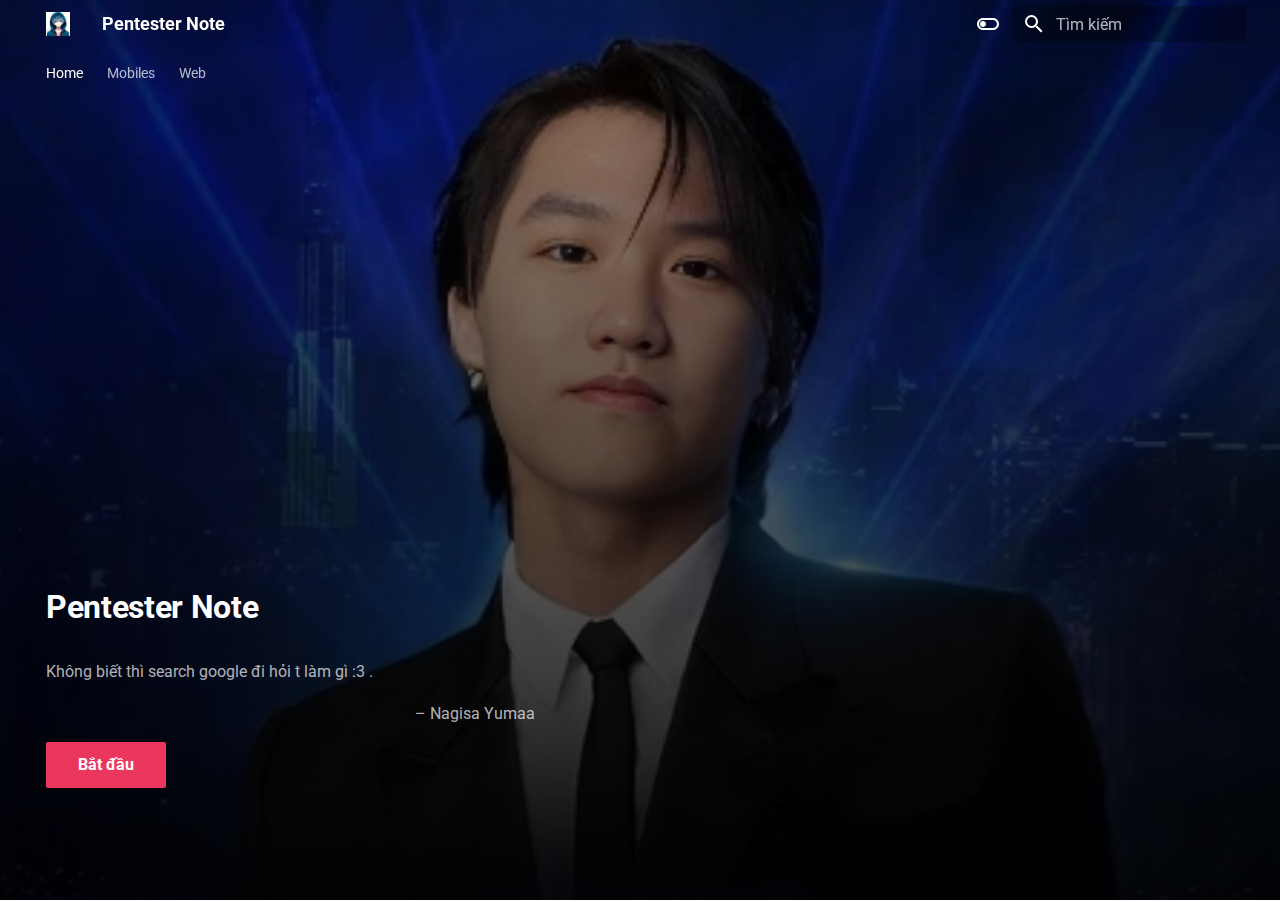
<file: index.html>
<!doctype html>
<html lang="vi" class="no-js">
  <head>
    
      <meta charset="utf-8">
      <meta name="viewport" content="width=device-width,initial-scale=1">
      
      
      
        <link rel="canonical" href="https://nagisayumaa.github.io/mkdocs/">
      
      
      
        <link rel="next" href="Mobiles/">
      
      
        
      
      
      <link rel="icon" href="assets/images/1.ico">
      <meta name="generator" content="mkdocs-1.6.1, mkdocs-material-9.7.0">
    
    
      
        <title>Home - Pentester Note</title>
      
    
    
<link rel="stylesheet" href="https://nagisayumaa.github.io/mkdocs/assets/stylesheets/style.css">

      <link rel="stylesheet" href="assets/stylesheets/main.618322db.min.css">
      
        
        <link rel="stylesheet" href="assets/stylesheets/palette.ab4e12ef.min.css">
      
      


    

    
      
    
    
      
        
        
        <link rel="preconnect" href="https://fonts.gstatic.com" crossorigin>
        <link rel="stylesheet" href="https://fonts.googleapis.com/css?family=Roboto:300,300i,400,400i,700,700i%7CRoboto+Mono:400,400i,700,700i&display=fallback">
        <style>:root{--md-text-font:"Roboto";--md-code-font:"Roboto Mono"}</style>
      
    
    
    <script>__md_scope=new URL(".",location),__md_hash=e=>[...e].reduce(((e,_)=>(e<<5)-e+_.charCodeAt(0)),0),__md_get=(e,_=localStorage,t=__md_scope)=>JSON.parse(_.getItem(t.pathname+"."+e)),__md_set=(e,_,t=localStorage,a=__md_scope)=>{try{t.setItem(a.pathname+"."+e,JSON.stringify(_))}catch(e){}}</script>
    
      

    
    
  </head>
  
  
    
    
      
    
    
    
    
    <body dir="ltr" data-md-color-scheme="default" data-md-color-primary="green" data-md-color-accent="indigo">
  
    
    <input class="md-toggle" data-md-toggle="drawer" type="checkbox" id="__drawer" autocomplete="off">
    <input class="md-toggle" data-md-toggle="search" type="checkbox" id="__search" autocomplete="off">
    <label class="md-overlay" for="__drawer"></label>
    <div data-md-component="skip">
      
    </div>
    <div data-md-component="announce">
      
    </div>
    
    
      

  

<header class="md-header md-header--shadow md-header--lifted" data-md-component="header">
  <nav class="md-header__inner md-grid" aria-label="Đầu trang">
    <a href="." title="Pentester Note" class="md-header__button md-logo" aria-label="Pentester Note" data-md-component="logo">
      
  <img src="assets/images/1.jpg" alt="logo">

    </a>
    <label class="md-header__button md-icon" for="__drawer">
      
      <svg xmlns="http://www.w3.org/2000/svg" viewBox="0 0 24 24"><path d="M3 6h18v2H3zm0 5h18v2H3zm0 5h18v2H3z"/></svg>
    </label>
    <div class="md-header__title" data-md-component="header-title">
      <div class="md-header__ellipsis">
        <div class="md-header__topic">
          <span class="md-ellipsis">
            Pentester Note
          </span>
        </div>
        <div class="md-header__topic" data-md-component="header-topic">
          <span class="md-ellipsis">
            
              Home
            
          </span>
        </div>
      </div>
    </div>
    
      
        <form class="md-header__option" data-md-component="palette">
  
    
    
    
    <input class="md-option" data-md-color-media="" data-md-color-scheme="default" data-md-color-primary="green" data-md-color-accent="indigo"  aria-label="Switch to dark mode"  type="radio" name="__palette" id="__palette_0">
    
      <label class="md-header__button md-icon" title="Switch to dark mode" for="__palette_1" hidden>
        <svg xmlns="http://www.w3.org/2000/svg" viewBox="0 0 24 24"><path d="M17 6H7c-3.31 0-6 2.69-6 6s2.69 6 6 6h10c3.31 0 6-2.69 6-6s-2.69-6-6-6m0 10H7c-2.21 0-4-1.79-4-4s1.79-4 4-4h10c2.21 0 4 1.79 4 4s-1.79 4-4 4M7 9c-1.66 0-3 1.34-3 3s1.34 3 3 3 3-1.34 3-3-1.34-3-3-3"/></svg>
      </label>
    
  
    
    
    
    <input class="md-option" data-md-color-media="" data-md-color-scheme="slate" data-md-color-primary="green" data-md-color-accent="indigo"  aria-label="Switch to light mode"  type="radio" name="__palette" id="__palette_1">
    
      <label class="md-header__button md-icon" title="Switch to light mode" for="__palette_0" hidden>
        <svg xmlns="http://www.w3.org/2000/svg" viewBox="0 0 24 24"><path d="M17 7H7a5 5 0 0 0-5 5 5 5 0 0 0 5 5h10a5 5 0 0 0 5-5 5 5 0 0 0-5-5m0 8a3 3 0 0 1-3-3 3 3 0 0 1 3-3 3 3 0 0 1 3 3 3 3 0 0 1-3 3"/></svg>
      </label>
    
  
</form>
      
    
    
      <script>var palette=__md_get("__palette");if(palette&&palette.color){if("(prefers-color-scheme)"===palette.color.media){var media=matchMedia("(prefers-color-scheme: light)"),input=document.querySelector(media.matches?"[data-md-color-media='(prefers-color-scheme: light)']":"[data-md-color-media='(prefers-color-scheme: dark)']");palette.color.media=input.getAttribute("data-md-color-media"),palette.color.scheme=input.getAttribute("data-md-color-scheme"),palette.color.primary=input.getAttribute("data-md-color-primary"),palette.color.accent=input.getAttribute("data-md-color-accent")}for(var[key,value]of Object.entries(palette.color))document.body.setAttribute("data-md-color-"+key,value)}</script>
    
    
    
      
      
        <label class="md-header__button md-icon" for="__search">
          
          <svg xmlns="http://www.w3.org/2000/svg" viewBox="0 0 24 24"><path d="M9.5 3A6.5 6.5 0 0 1 16 9.5c0 1.61-.59 3.09-1.56 4.23l.27.27h.79l5 5-1.5 1.5-5-5v-.79l-.27-.27A6.52 6.52 0 0 1 9.5 16 6.5 6.5 0 0 1 3 9.5 6.5 6.5 0 0 1 9.5 3m0 2C7 5 5 7 5 9.5S7 14 9.5 14 14 12 14 9.5 12 5 9.5 5"/></svg>
        </label>
        <div class="md-search" data-md-component="search" role="dialog">
  <label class="md-search__overlay" for="__search"></label>
  <div class="md-search__inner" role="search">
    <form class="md-search__form" name="search">
      <input type="text" class="md-search__input" name="query" aria-label="Tìm kiếm" placeholder="Tìm kiếm" autocapitalize="off" autocorrect="off" autocomplete="off" spellcheck="false" data-md-component="search-query" required>
      <label class="md-search__icon md-icon" for="__search">
        
        <svg xmlns="http://www.w3.org/2000/svg" viewBox="0 0 24 24"><path d="M9.5 3A6.5 6.5 0 0 1 16 9.5c0 1.61-.59 3.09-1.56 4.23l.27.27h.79l5 5-1.5 1.5-5-5v-.79l-.27-.27A6.52 6.52 0 0 1 9.5 16 6.5 6.5 0 0 1 3 9.5 6.5 6.5 0 0 1 9.5 3m0 2C7 5 5 7 5 9.5S7 14 9.5 14 14 12 14 9.5 12 5 9.5 5"/></svg>
        
        <svg xmlns="http://www.w3.org/2000/svg" viewBox="0 0 24 24"><path d="M20 11v2H8l5.5 5.5-1.42 1.42L4.16 12l7.92-7.92L13.5 5.5 8 11z"/></svg>
      </label>
      <nav class="md-search__options" aria-label="Tìm kiếm">
        
        <button type="reset" class="md-search__icon md-icon" title="Xoá" aria-label="Xoá" tabindex="-1">
          
          <svg xmlns="http://www.w3.org/2000/svg" viewBox="0 0 24 24"><path d="M19 6.41 17.59 5 12 10.59 6.41 5 5 6.41 10.59 12 5 17.59 6.41 19 12 13.41 17.59 19 19 17.59 13.41 12z"/></svg>
        </button>
      </nav>
      
    </form>
    <div class="md-search__output">
      <div class="md-search__scrollwrap" tabindex="0" data-md-scrollfix>
        <div class="md-search-result" data-md-component="search-result">
          <div class="md-search-result__meta">
            Initializing search
          </div>
          <ol class="md-search-result__list" role="presentation"></ol>
        </div>
      </div>
    </div>
  </div>
</div>
      
    
    
  </nav>
  
    
      
<nav class="md-tabs" aria-label="Tabs" data-md-component="tabs">
  <div class="md-grid">
    <ul class="md-tabs__list">
      
        
  
  
  
    
  
  
    <li class="md-tabs__item md-tabs__item--active">
      <a href="." class="md-tabs__link">
        
  
  
    
  
  Home

      </a>
    </li>
  

      
        
  
  
  
  
    
    
      <li class="md-tabs__item">
        <a href="Mobiles/" class="md-tabs__link">
          
  
  
    
  
  Mobiles

        </a>
      </li>
    
  

      
        
  
  
  
  
    
    
      <li class="md-tabs__item">
        <a href="Web/install/" class="md-tabs__link">
          
  
  
    
  
  Web

        </a>
      </li>
    
  

      
    </ul>
  </div>
</nav>
    
  
</header>
    
    <div class="md-container" data-md-component="container">
      
<section class="bg-image">
    <img src="https://nagisayumaa.github.io/mkdocs/assets/images/background.jpg">
    <div class="bg-shadow"></div>
</section>
<div class="padding"></div>

      
        
      
      <main class="md-main" data-md-component="main">
        <div class="md-main__inner md-grid">
          
            
              
                
              
              <div class="md-sidebar md-sidebar--primary" data-md-component="sidebar" data-md-type="navigation" hidden>
                <div class="md-sidebar__scrollwrap">
                  <div class="md-sidebar__inner">
                    


  


  

<nav class="md-nav md-nav--primary md-nav--lifted md-nav--integrated" aria-label="Thanh điều hướng" data-md-level="0">
  <label class="md-nav__title" for="__drawer">
    <a href="." title="Pentester Note" class="md-nav__button md-logo" aria-label="Pentester Note" data-md-component="logo">
      
  <img src="assets/images/1.jpg" alt="logo">

    </a>
    Pentester Note
  </label>
  
  <ul class="md-nav__list" data-md-scrollfix>
    
      
      
  
  
    
  
  
  
    <li class="md-nav__item md-nav__item--active">
      
      <input class="md-nav__toggle md-toggle" type="checkbox" id="__toc">
      
      
      
      <a href="." class="md-nav__link md-nav__link--active">
        
  
  
  <span class="md-ellipsis">
    
  
    Home
  

    
  </span>
  
  

      </a>
      
    </li>
  

    
      
      
  
  
  
  
    
    
      
        
          
        
      
        
      
    
    
    
      
      
        
      
    
    
    <li class="md-nav__item md-nav__item--nested">
      
        
        
        <input class="md-nav__toggle md-toggle " type="checkbox" id="__nav_2" >
        
          
          <div class="md-nav__link md-nav__container">
            <a href="Mobiles/" class="md-nav__link ">
              
  
  
  <span class="md-ellipsis">
    
  
    Mobiles
  

    
  </span>
  
  

            </a>
            
              
              <label class="md-nav__link " for="__nav_2" id="__nav_2_label" tabindex="0">
                <span class="md-nav__icon md-icon"></span>
              </label>
            
          </div>
        
        <nav class="md-nav" data-md-level="1" aria-labelledby="__nav_2_label" aria-expanded="false">
          <label class="md-nav__title" for="__nav_2">
            <span class="md-nav__icon md-icon"></span>
            
  
    Mobiles
  

          </label>
          <ul class="md-nav__list" data-md-scrollfix>
            
              
            
              
                
  
  
  
  
    <li class="md-nav__item">
      <a href="Mobiles/install/" class="md-nav__link">
        
  
  
  <span class="md-ellipsis">
    
  
    Cài đặt môi trường
  

    
  </span>
  
  

      </a>
    </li>
  

              
            
          </ul>
        </nav>
      
    </li>
  

    
      
      
  
  
  
  
    
    
      
        
      
    
    
    
      
      
        
      
    
    
    <li class="md-nav__item md-nav__item--nested">
      
        
        
        <input class="md-nav__toggle md-toggle " type="checkbox" id="__nav_3" >
        
          
          <label class="md-nav__link" for="__nav_3" id="__nav_3_label" tabindex="0">
            
  
  
  <span class="md-ellipsis">
    
  
    Web
  

    
  </span>
  
  

            <span class="md-nav__icon md-icon"></span>
          </label>
        
        <nav class="md-nav" data-md-level="1" aria-labelledby="__nav_3_label" aria-expanded="false">
          <label class="md-nav__title" for="__nav_3">
            <span class="md-nav__icon md-icon"></span>
            
  
    Web
  

          </label>
          <ul class="md-nav__list" data-md-scrollfix>
            
              
                
  
  
  
  
    <li class="md-nav__item">
      <a href="Web/install/" class="md-nav__link">
        
  
  
  <span class="md-ellipsis">
    
  
    Cài đặt BurpSuite cùng một số các extension
  

    
  </span>
  
  

      </a>
    </li>
  

              
            
          </ul>
        </nav>
      
    </li>
  

    
  </ul>
</nav>
                  </div>
                </div>
              </div>
            
            
          
          
            <div class="md-content" data-md-component="content">
              
                

  



  


              
              <article class="md-content__inner md-typeset">
                
<h1>Pentester Note</h1>
<p>Không biết thì search google đi hỏi t làm gì :3 .</p>
	<p style="text-align: end; margin-right: 3rem;">– Nagisa Yumaa</p>
<a class="md-button" href="Mobiles/">Bắt đầu</a>

              </article>
            </div>
          
          
<script>var target=document.getElementById(location.hash.slice(1));target&&target.name&&(target.checked=target.name.startsWith("__tabbed_"))</script>
        </div>
        
          <button type="button" class="md-top md-icon" data-md-component="top" hidden>
  
  <svg xmlns="http://www.w3.org/2000/svg" viewBox="0 0 24 24"><path d="M13 20h-2V8l-5.5 5.5-1.42-1.42L12 4.16l7.92 7.92-1.42 1.42L13 8z"/></svg>
  Trở lại mục lục
</button>
        
      </main>
      

    </div>
    <div class="md-dialog" data-md-component="dialog">
      <div class="md-dialog__inner md-typeset"></div>
    </div>
    
    
    
      
      
      <script id="__config" type="application/json">{"annotate": null, "base": ".", "features": ["navigation.instant", "navigation.instant.prefetch", "navigation.tabs", "navigation.tabs.sticky", "navigation.sections", "navigation.path", "navigation.indexes", "navigation.top", "navigation.footer", "content.action.edit", "content.action.view", "content.code.annotate", "content.code.copy", "toc.integrate", "toc.follow"], "search": "assets/javascripts/workers/search.7a47a382.min.js", "tags": null, "translations": {"clipboard.copied": "\u0110\u00e3 sao ch\u00e9p", "clipboard.copy": "Sao ch\u00e9p v\u00e0o b\u1ed9 nh\u1edb t\u1ea1m", "search.result.more.one": "1 t\u1eeb kh\u00e1c trong trang", "search.result.more.other": "# t\u1eeb kh\u00e1c trong trang", "search.result.none": "Kh\u00f4ng t\u00ecm th\u1ea5y t\u00e0i li\u1ec7u li\u00ean quan", "search.result.one": "1 t\u00e0i li\u1ec7u li\u00ean quan", "search.result.other": "# t\u00e0i li\u1ec7u li\u00ean quan", "search.result.placeholder": "Nh\u1eadp \u0111\u1ec3 b\u1eaft \u0111\u1ea7u t\u00ecm ki\u1ebfm", "search.result.term.missing": "Kh\u00f4ng", "select.version": "Ch\u1ecdn phi\u00ean b\u1ea3n"}, "version": null}</script>
    
    
      <script src="assets/javascripts/bundle.e71a0d61.min.js"></script>
      
    
  </body>
</html>
</file>
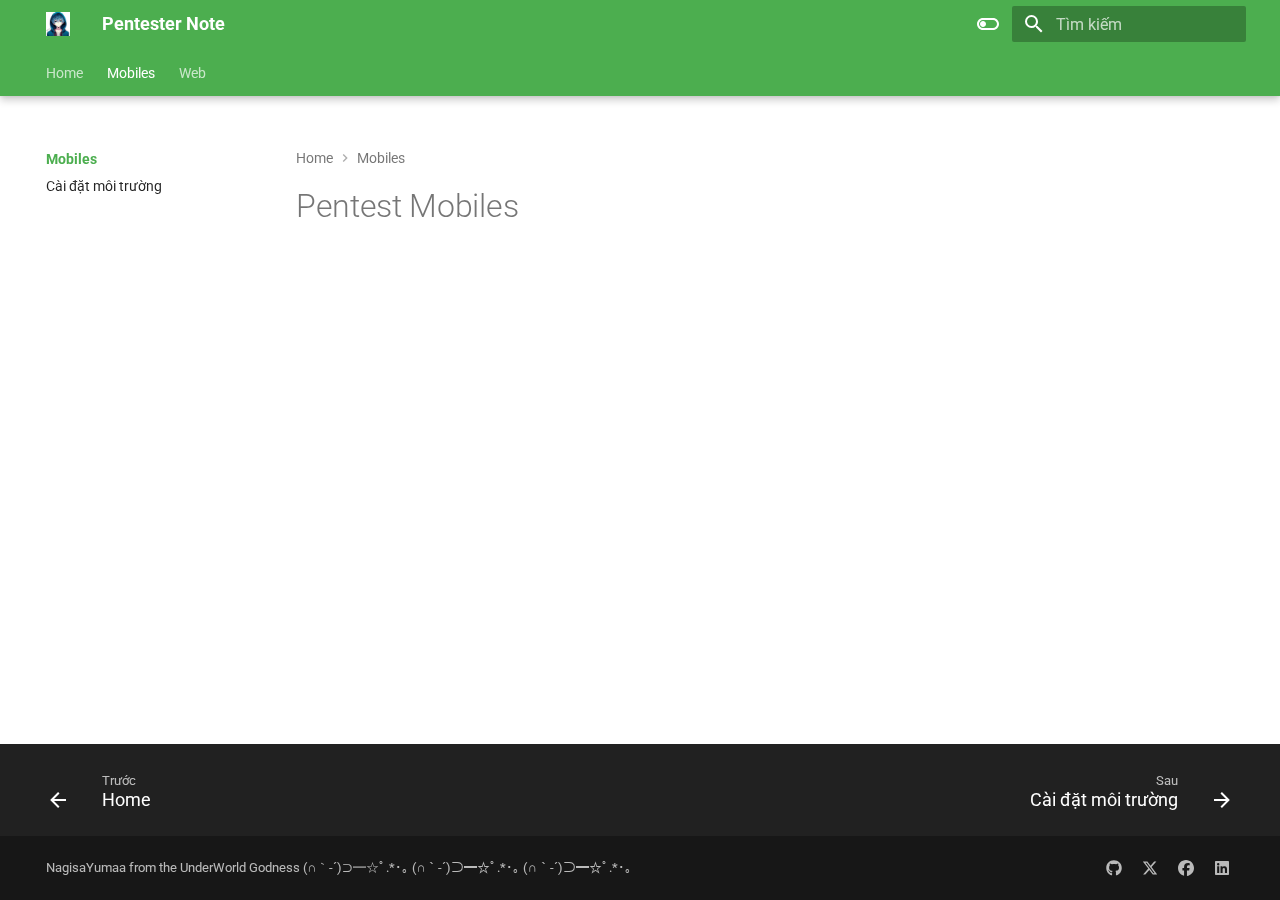
<file: Mobiles/index.html>
<!doctype html>
<html lang="vi" class="no-js">
  <head>
    
      <meta charset="utf-8">
      <meta name="viewport" content="width=device-width,initial-scale=1">
      
      
      
        <link rel="canonical" href="https://nagisayumaa.github.io/mkdocs/Mobiles/">
      
      
        <link rel="prev" href="..">
      
      
        <link rel="next" href="install/">
      
      
        
      
      
      <link rel="icon" href="../assets/images/1.ico">
      <meta name="generator" content="mkdocs-1.6.1, mkdocs-material-9.7.0">
    
    
      
        <title>Pentest Mobiles - Pentester Note</title>
      
    
    
      <link rel="stylesheet" href="../assets/stylesheets/main.618322db.min.css">
      
        
        <link rel="stylesheet" href="../assets/stylesheets/palette.ab4e12ef.min.css">
      
      


    
    
      
    
    
      
        
        
        <link rel="preconnect" href="https://fonts.gstatic.com" crossorigin>
        <link rel="stylesheet" href="https://fonts.googleapis.com/css?family=Roboto:300,300i,400,400i,700,700i%7CRoboto+Mono:400,400i,700,700i&display=fallback">
        <style>:root{--md-text-font:"Roboto";--md-code-font:"Roboto Mono"}</style>
      
    
    
    <script>__md_scope=new URL("..",location),__md_hash=e=>[...e].reduce(((e,_)=>(e<<5)-e+_.charCodeAt(0)),0),__md_get=(e,_=localStorage,t=__md_scope)=>JSON.parse(_.getItem(t.pathname+"."+e)),__md_set=(e,_,t=localStorage,a=__md_scope)=>{try{t.setItem(a.pathname+"."+e,JSON.stringify(_))}catch(e){}}</script>
    
      

    
    
  </head>
  
  
    
    
      
    
    
    
    
    <body dir="ltr" data-md-color-scheme="default" data-md-color-primary="green" data-md-color-accent="indigo">
  
    
    <input class="md-toggle" data-md-toggle="drawer" type="checkbox" id="__drawer" autocomplete="off">
    <input class="md-toggle" data-md-toggle="search" type="checkbox" id="__search" autocomplete="off">
    <label class="md-overlay" for="__drawer"></label>
    <div data-md-component="skip">
      
        
        <a href="#pentest-mobiles" class="md-skip">
          Bỏ qua
        </a>
      
    </div>
    <div data-md-component="announce">
      
    </div>
    
    
      

  

<header class="md-header md-header--shadow md-header--lifted" data-md-component="header">
  <nav class="md-header__inner md-grid" aria-label="Đầu trang">
    <a href=".." title="Pentester Note" class="md-header__button md-logo" aria-label="Pentester Note" data-md-component="logo">
      
  <img src="../assets/images/1.jpg" alt="logo">

    </a>
    <label class="md-header__button md-icon" for="__drawer">
      
      <svg xmlns="http://www.w3.org/2000/svg" viewBox="0 0 24 24"><path d="M3 6h18v2H3zm0 5h18v2H3zm0 5h18v2H3z"/></svg>
    </label>
    <div class="md-header__title" data-md-component="header-title">
      <div class="md-header__ellipsis">
        <div class="md-header__topic">
          <span class="md-ellipsis">
            Pentester Note
          </span>
        </div>
        <div class="md-header__topic" data-md-component="header-topic">
          <span class="md-ellipsis">
            
              Pentest Mobiles
            
          </span>
        </div>
      </div>
    </div>
    
      
        <form class="md-header__option" data-md-component="palette">
  
    
    
    
    <input class="md-option" data-md-color-media="" data-md-color-scheme="default" data-md-color-primary="green" data-md-color-accent="indigo"  aria-label="Switch to dark mode"  type="radio" name="__palette" id="__palette_0">
    
      <label class="md-header__button md-icon" title="Switch to dark mode" for="__palette_1" hidden>
        <svg xmlns="http://www.w3.org/2000/svg" viewBox="0 0 24 24"><path d="M17 6H7c-3.31 0-6 2.69-6 6s2.69 6 6 6h10c3.31 0 6-2.69 6-6s-2.69-6-6-6m0 10H7c-2.21 0-4-1.79-4-4s1.79-4 4-4h10c2.21 0 4 1.79 4 4s-1.79 4-4 4M7 9c-1.66 0-3 1.34-3 3s1.34 3 3 3 3-1.34 3-3-1.34-3-3-3"/></svg>
      </label>
    
  
    
    
    
    <input class="md-option" data-md-color-media="" data-md-color-scheme="slate" data-md-color-primary="green" data-md-color-accent="indigo"  aria-label="Switch to light mode"  type="radio" name="__palette" id="__palette_1">
    
      <label class="md-header__button md-icon" title="Switch to light mode" for="__palette_0" hidden>
        <svg xmlns="http://www.w3.org/2000/svg" viewBox="0 0 24 24"><path d="M17 7H7a5 5 0 0 0-5 5 5 5 0 0 0 5 5h10a5 5 0 0 0 5-5 5 5 0 0 0-5-5m0 8a3 3 0 0 1-3-3 3 3 0 0 1 3-3 3 3 0 0 1 3 3 3 3 0 0 1-3 3"/></svg>
      </label>
    
  
</form>
      
    
    
      <script>var palette=__md_get("__palette");if(palette&&palette.color){if("(prefers-color-scheme)"===palette.color.media){var media=matchMedia("(prefers-color-scheme: light)"),input=document.querySelector(media.matches?"[data-md-color-media='(prefers-color-scheme: light)']":"[data-md-color-media='(prefers-color-scheme: dark)']");palette.color.media=input.getAttribute("data-md-color-media"),palette.color.scheme=input.getAttribute("data-md-color-scheme"),palette.color.primary=input.getAttribute("data-md-color-primary"),palette.color.accent=input.getAttribute("data-md-color-accent")}for(var[key,value]of Object.entries(palette.color))document.body.setAttribute("data-md-color-"+key,value)}</script>
    
    
    
      
      
        <label class="md-header__button md-icon" for="__search">
          
          <svg xmlns="http://www.w3.org/2000/svg" viewBox="0 0 24 24"><path d="M9.5 3A6.5 6.5 0 0 1 16 9.5c0 1.61-.59 3.09-1.56 4.23l.27.27h.79l5 5-1.5 1.5-5-5v-.79l-.27-.27A6.52 6.52 0 0 1 9.5 16 6.5 6.5 0 0 1 3 9.5 6.5 6.5 0 0 1 9.5 3m0 2C7 5 5 7 5 9.5S7 14 9.5 14 14 12 14 9.5 12 5 9.5 5"/></svg>
        </label>
        <div class="md-search" data-md-component="search" role="dialog">
  <label class="md-search__overlay" for="__search"></label>
  <div class="md-search__inner" role="search">
    <form class="md-search__form" name="search">
      <input type="text" class="md-search__input" name="query" aria-label="Tìm kiếm" placeholder="Tìm kiếm" autocapitalize="off" autocorrect="off" autocomplete="off" spellcheck="false" data-md-component="search-query" required>
      <label class="md-search__icon md-icon" for="__search">
        
        <svg xmlns="http://www.w3.org/2000/svg" viewBox="0 0 24 24"><path d="M9.5 3A6.5 6.5 0 0 1 16 9.5c0 1.61-.59 3.09-1.56 4.23l.27.27h.79l5 5-1.5 1.5-5-5v-.79l-.27-.27A6.52 6.52 0 0 1 9.5 16 6.5 6.5 0 0 1 3 9.5 6.5 6.5 0 0 1 9.5 3m0 2C7 5 5 7 5 9.5S7 14 9.5 14 14 12 14 9.5 12 5 9.5 5"/></svg>
        
        <svg xmlns="http://www.w3.org/2000/svg" viewBox="0 0 24 24"><path d="M20 11v2H8l5.5 5.5-1.42 1.42L4.16 12l7.92-7.92L13.5 5.5 8 11z"/></svg>
      </label>
      <nav class="md-search__options" aria-label="Tìm kiếm">
        
        <button type="reset" class="md-search__icon md-icon" title="Xoá" aria-label="Xoá" tabindex="-1">
          
          <svg xmlns="http://www.w3.org/2000/svg" viewBox="0 0 24 24"><path d="M19 6.41 17.59 5 12 10.59 6.41 5 5 6.41 10.59 12 5 17.59 6.41 19 12 13.41 17.59 19 19 17.59 13.41 12z"/></svg>
        </button>
      </nav>
      
    </form>
    <div class="md-search__output">
      <div class="md-search__scrollwrap" tabindex="0" data-md-scrollfix>
        <div class="md-search-result" data-md-component="search-result">
          <div class="md-search-result__meta">
            Initializing search
          </div>
          <ol class="md-search-result__list" role="presentation"></ol>
        </div>
      </div>
    </div>
  </div>
</div>
      
    
    
  </nav>
  
    
      
<nav class="md-tabs" aria-label="Tabs" data-md-component="tabs">
  <div class="md-grid">
    <ul class="md-tabs__list">
      
        
  
  
  
  
    <li class="md-tabs__item">
      <a href=".." class="md-tabs__link">
        
  
  
    
  
  Home

      </a>
    </li>
  

      
        
  
  
  
    
  
  
    
    
      <li class="md-tabs__item md-tabs__item--active">
        <a href="./" class="md-tabs__link">
          
  
  
    
  
  Mobiles

        </a>
      </li>
    
  

      
        
  
  
  
  
    
    
      <li class="md-tabs__item">
        <a href="../Web/install/" class="md-tabs__link">
          
  
  
    
  
  Web

        </a>
      </li>
    
  

      
    </ul>
  </div>
</nav>
    
  
</header>
    
    <div class="md-container" data-md-component="container">
      
      
        
      
      <main class="md-main" data-md-component="main">
        <div class="md-main__inner md-grid">
          
            
              
              <div class="md-sidebar md-sidebar--primary" data-md-component="sidebar" data-md-type="navigation" >
                <div class="md-sidebar__scrollwrap">
                  <div class="md-sidebar__inner">
                    


  


  

<nav class="md-nav md-nav--primary md-nav--lifted md-nav--integrated" aria-label="Thanh điều hướng" data-md-level="0">
  <label class="md-nav__title" for="__drawer">
    <a href=".." title="Pentester Note" class="md-nav__button md-logo" aria-label="Pentester Note" data-md-component="logo">
      
  <img src="../assets/images/1.jpg" alt="logo">

    </a>
    Pentester Note
  </label>
  
  <ul class="md-nav__list" data-md-scrollfix>
    
      
      
  
  
  
  
    <li class="md-nav__item">
      <a href=".." class="md-nav__link">
        
  
  
  <span class="md-ellipsis">
    
  
    Home
  

    
  </span>
  
  

      </a>
    </li>
  

    
      
      
  
  
    
  
  
  
    
    
      
        
          
        
      
        
      
    
    
    
      
        
        
      
      
        
      
    
    
    <li class="md-nav__item md-nav__item--active md-nav__item--section md-nav__item--nested">
      
        
        
        <input class="md-nav__toggle md-toggle " type="checkbox" id="__nav_2" checked>
        
          
          <div class="md-nav__link md-nav__container">
            <a href="./" class="md-nav__link md-nav__link--active">
              
  
  
  <span class="md-ellipsis">
    
  
    Mobiles
  

    
  </span>
  
  

            </a>
            
              
              <label class="md-nav__link md-nav__link--active" for="__nav_2" id="__nav_2_label" tabindex="">
                <span class="md-nav__icon md-icon"></span>
              </label>
            
          </div>
        
        <nav class="md-nav" data-md-level="1" aria-labelledby="__nav_2_label" aria-expanded="true">
          <label class="md-nav__title" for="__nav_2">
            <span class="md-nav__icon md-icon"></span>
            
  
    Mobiles
  

          </label>
          <ul class="md-nav__list" data-md-scrollfix>
            
              
            
              
                
  
  
  
  
    <li class="md-nav__item">
      <a href="install/" class="md-nav__link">
        
  
  
  <span class="md-ellipsis">
    
  
    Cài đặt môi trường
  

    
  </span>
  
  

      </a>
    </li>
  

              
            
          </ul>
        </nav>
      
    </li>
  

    
      
      
  
  
  
  
    
    
      
        
      
    
    
    
      
      
        
      
    
    
    <li class="md-nav__item md-nav__item--nested">
      
        
        
        <input class="md-nav__toggle md-toggle " type="checkbox" id="__nav_3" >
        
          
          <label class="md-nav__link" for="__nav_3" id="__nav_3_label" tabindex="0">
            
  
  
  <span class="md-ellipsis">
    
  
    Web
  

    
  </span>
  
  

            <span class="md-nav__icon md-icon"></span>
          </label>
        
        <nav class="md-nav" data-md-level="1" aria-labelledby="__nav_3_label" aria-expanded="false">
          <label class="md-nav__title" for="__nav_3">
            <span class="md-nav__icon md-icon"></span>
            
  
    Web
  

          </label>
          <ul class="md-nav__list" data-md-scrollfix>
            
              
                
  
  
  
  
    <li class="md-nav__item">
      <a href="../Web/install/" class="md-nav__link">
        
  
  
  <span class="md-ellipsis">
    
  
    Cài đặt BurpSuite cùng một số các extension
  

    
  </span>
  
  

      </a>
    </li>
  

              
            
          </ul>
        </nav>
      
    </li>
  

    
  </ul>
</nav>
                  </div>
                </div>
              </div>
            
            
          
          
            <div class="md-content" data-md-component="content">
              
                



  


  <nav class="md-path" aria-label="Thanh điều hướng" >
    <ol class="md-path__list">
      
        
  
  
    <li class="md-path__item">
      <a href=".." class="md-path__link">
        
  <span class="md-ellipsis">
    Home
  </span>

      </a>
    </li>
  

      
      
        
  
  
    
    
      <li class="md-path__item">
        <a href="./" class="md-path__link">
          
  <span class="md-ellipsis">
    Mobiles
  </span>

        </a>
      </li>
    
  

      
    </ol>
  </nav>

              
              <article class="md-content__inner md-typeset">
                
                  



<h1 id="pentest-mobiles">Pentest Mobiles</h1>












                
              </article>
            </div>
          
          
<script>var target=document.getElementById(location.hash.slice(1));target&&target.name&&(target.checked=target.name.startsWith("__tabbed_"))</script>
        </div>
        
          <button type="button" class="md-top md-icon" data-md-component="top" hidden>
  
  <svg xmlns="http://www.w3.org/2000/svg" viewBox="0 0 24 24"><path d="M13 20h-2V8l-5.5 5.5-1.42-1.42L12 4.16l7.92 7.92-1.42 1.42L13 8z"/></svg>
  Trở lại mục lục
</button>
        
      </main>
      
        <footer class="md-footer">
  
    
      
      <nav class="md-footer__inner md-grid" aria-label="Chân trang" >
        
          
          <a href=".." class="md-footer__link md-footer__link--prev" aria-label="Trước: Home">
            <div class="md-footer__button md-icon">
              
              <svg xmlns="http://www.w3.org/2000/svg" viewBox="0 0 24 24"><path d="M20 11v2H8l5.5 5.5-1.42 1.42L4.16 12l7.92-7.92L13.5 5.5 8 11z"/></svg>
            </div>
            <div class="md-footer__title">
              <span class="md-footer__direction">
                Trước
              </span>
              <div class="md-ellipsis">
                Home
              </div>
            </div>
          </a>
        
        
          
          <a href="install/" class="md-footer__link md-footer__link--next" aria-label="Sau: Cài đặt môi trường">
            <div class="md-footer__title">
              <span class="md-footer__direction">
                Sau
              </span>
              <div class="md-ellipsis">
                Cài đặt môi trường
              </div>
            </div>
            <div class="md-footer__button md-icon">
              
              <svg xmlns="http://www.w3.org/2000/svg" viewBox="0 0 24 24"><path d="M4 11v2h12l-5.5 5.5 1.42 1.42L19.84 12l-7.92-7.92L10.5 5.5 16 11z"/></svg>
            </div>
          </a>
        
      </nav>
    
  
  <div class="md-footer-meta md-typeset">
    <div class="md-footer-meta__inner md-grid">
      <div class="md-copyright">
  
    <div class="md-copyright__highlight">
      NagisaYumaa from the UnderWorld Godness (∩｀-´)⊃━☆ﾟ.*･｡ (∩｀-´)⊃━☆ﾟ.*･｡ (∩｀-´)⊃━☆ﾟ.*･｡
    </div>
  
  
</div>
      
        
<div class="md-social">
  
    
    
    
    
      
      
    
    <a href="https://github.com" target="_blank" rel="noopener" title="github.com" class="md-social__link">
      <svg xmlns="http://www.w3.org/2000/svg" viewBox="0 0 512 512"><!--! Font Awesome Free 7.1.0 by @fontawesome - https://fontawesome.com License - https://fontawesome.com/license/free (Icons: CC BY 4.0, Fonts: SIL OFL 1.1, Code: MIT License) Copyright 2025 Fonticons, Inc.--><path d="M173.9 397.4c0 2-2.3 3.6-5.2 3.6-3.3.3-5.6-1.3-5.6-3.6 0-2 2.3-3.6 5.2-3.6 3-.3 5.6 1.3 5.6 3.6m-31.1-4.5c-.7 2 1.3 4.3 4.3 4.9 2.6 1 5.6 0 6.2-2s-1.3-4.3-4.3-5.2c-2.6-.7-5.5.3-6.2 2.3m44.2-1.7c-2.9.7-4.9 2.6-4.6 4.9.3 2 2.9 3.3 5.9 2.6 2.9-.7 4.9-2.6 4.6-4.6-.3-1.9-3-3.2-5.9-2.9M252.8 8C114.1 8 8 113.3 8 252c0 110.9 69.8 205.8 169.5 239.2 12.8 2.3 17.3-5.6 17.3-12.1 0-6.2-.3-40.4-.3-61.4 0 0-70 15-84.7-29.8 0 0-11.4-29.1-27.8-36.6 0 0-22.9-15.7 1.6-15.4 0 0 24.9 2 38.6 25.8 21.9 38.6 58.6 27.5 72.9 20.9 2.3-16 8.8-27.1 16-33.7-55.9-6.2-112.3-14.3-112.3-110.5 0-27.5 7.6-41.3 23.6-58.9-2.6-6.5-11.1-33.3 2.6-67.9 20.9-6.5 69 27 69 27 20-5.6 41.5-8.5 62.8-8.5s42.8 2.9 62.8 8.5c0 0 48.1-33.6 69-27 13.7 34.7 5.2 61.4 2.6 67.9 16 17.7 25.8 31.5 25.8 58.9 0 96.5-58.9 104.2-114.8 110.5 9.2 7.9 17 22.9 17 46.4 0 33.7-.3 75.4-.3 83.6 0 6.5 4.6 14.4 17.3 12.1C436.2 457.8 504 362.9 504 252 504 113.3 391.5 8 252.8 8M105.2 352.9c-1.3 1-1 3.3.7 5.2 1.6 1.6 3.9 2.3 5.2 1 1.3-1 1-3.3-.7-5.2-1.6-1.6-3.9-2.3-5.2-1m-10.8-8.1c-.7 1.3.3 2.9 2.3 3.9 1.6 1 3.6.7 4.3-.7.7-1.3-.3-2.9-2.3-3.9-2-.6-3.6-.3-4.3.7m32.4 35.6c-1.6 1.3-1 4.3 1.3 6.2 2.3 2.3 5.2 2.6 6.5 1 1.3-1.3.7-4.3-1.3-6.2-2.2-2.3-5.2-2.6-6.5-1m-11.4-14.7c-1.6 1-1.6 3.6 0 5.9s4.3 3.3 5.6 2.3c1.6-1.3 1.6-3.9 0-6.2-1.4-2.3-4-3.3-5.6-2"/></svg>
    </a>
  
    
    
    
    
      
      
    
    <a href="https://twitter.com" target="_blank" rel="noopener" title="twitter.com" class="md-social__link">
      <svg xmlns="http://www.w3.org/2000/svg" viewBox="0 0 448 512"><!--! Font Awesome Free 7.1.0 by @fontawesome - https://fontawesome.com License - https://fontawesome.com/license/free (Icons: CC BY 4.0, Fonts: SIL OFL 1.1, Code: MIT License) Copyright 2025 Fonticons, Inc.--><path d="M357.2 48h70.6L273.6 224.2 455 464H313L201.7 318.6 74.5 464H3.8l164.9-188.5L-5.2 48h145.6l100.5 132.9zm-24.8 373.8h39.1L119.1 88h-42z"/></svg>
    </a>
  
    
    
    
    
      
      
    
    <a href="https://facebook.com" target="_blank" rel="noopener" title="facebook.com" class="md-social__link">
      <svg xmlns="http://www.w3.org/2000/svg" viewBox="0 0 512 512"><!--! Font Awesome Free 7.1.0 by @fontawesome - https://fontawesome.com License - https://fontawesome.com/license/free (Icons: CC BY 4.0, Fonts: SIL OFL 1.1, Code: MIT License) Copyright 2025 Fonticons, Inc.--><path d="M512 256C512 114.6 397.4 0 256 0S0 114.6 0 256c0 120 82.7 220.8 194.2 248.5V334.2h-52.8V256h52.8v-33.7c0-87.1 39.4-127.5 125-127.5 16.2 0 44.2 3.2 55.7 6.4V172c-6-.6-16.5-1-29.6-1-42 0-58.2 15.9-58.2 57.2V256h83.6l-14.4 78.2H287v175.9C413.8 494.8 512 386.9 512 256"/></svg>
    </a>
  
    
    
    
    
      
      
    
    <a href="https://linkedin.com" target="_blank" rel="noopener" title="linkedin.com" class="md-social__link">
      <svg xmlns="http://www.w3.org/2000/svg" viewBox="0 0 448 512"><!--! Font Awesome Free 7.1.0 by @fontawesome - https://fontawesome.com License - https://fontawesome.com/license/free (Icons: CC BY 4.0, Fonts: SIL OFL 1.1, Code: MIT License) Copyright 2025 Fonticons, Inc.--><path d="M416 32H31.9C14.3 32 0 46.5 0 64.3v383.4C0 465.5 14.3 480 31.9 480H416c17.6 0 32-14.5 32-32.3V64.3c0-17.8-14.4-32.3-32-32.3M135.4 416H69V202.2h66.5V416zM102.2 96a38.5 38.5 0 1 1 0 77 38.5 38.5 0 1 1 0-77m282.1 320h-66.4V312c0-24.8-.5-56.7-34.5-56.7-34.6 0-39.9 27-39.9 54.9V416h-66.4V202.2h63.7v29.2h.9c8.9-16.8 30.6-34.5 62.9-34.5 67.2 0 79.7 44.3 79.7 101.9z"/></svg>
    </a>
  
</div>
      
    </div>
  </div>
</footer>
      
    </div>
    <div class="md-dialog" data-md-component="dialog">
      <div class="md-dialog__inner md-typeset"></div>
    </div>
    
    
    
      
      
      <script id="__config" type="application/json">{"annotate": null, "base": "..", "features": ["navigation.instant", "navigation.instant.prefetch", "navigation.tabs", "navigation.tabs.sticky", "navigation.sections", "navigation.path", "navigation.indexes", "navigation.top", "navigation.footer", "content.action.edit", "content.action.view", "content.code.annotate", "content.code.copy", "toc.integrate", "toc.follow"], "search": "../assets/javascripts/workers/search.7a47a382.min.js", "tags": null, "translations": {"clipboard.copied": "\u0110\u00e3 sao ch\u00e9p", "clipboard.copy": "Sao ch\u00e9p v\u00e0o b\u1ed9 nh\u1edb t\u1ea1m", "search.result.more.one": "1 t\u1eeb kh\u00e1c trong trang", "search.result.more.other": "# t\u1eeb kh\u00e1c trong trang", "search.result.none": "Kh\u00f4ng t\u00ecm th\u1ea5y t\u00e0i li\u1ec7u li\u00ean quan", "search.result.one": "1 t\u00e0i li\u1ec7u li\u00ean quan", "search.result.other": "# t\u00e0i li\u1ec7u li\u00ean quan", "search.result.placeholder": "Nh\u1eadp \u0111\u1ec3 b\u1eaft \u0111\u1ea7u t\u00ecm ki\u1ebfm", "search.result.term.missing": "Kh\u00f4ng", "select.version": "Ch\u1ecdn phi\u00ean b\u1ea3n"}, "version": null}</script>
    
    
      <script src="../assets/javascripts/bundle.e71a0d61.min.js"></script>
      
    
  </body>
</html>
</file>
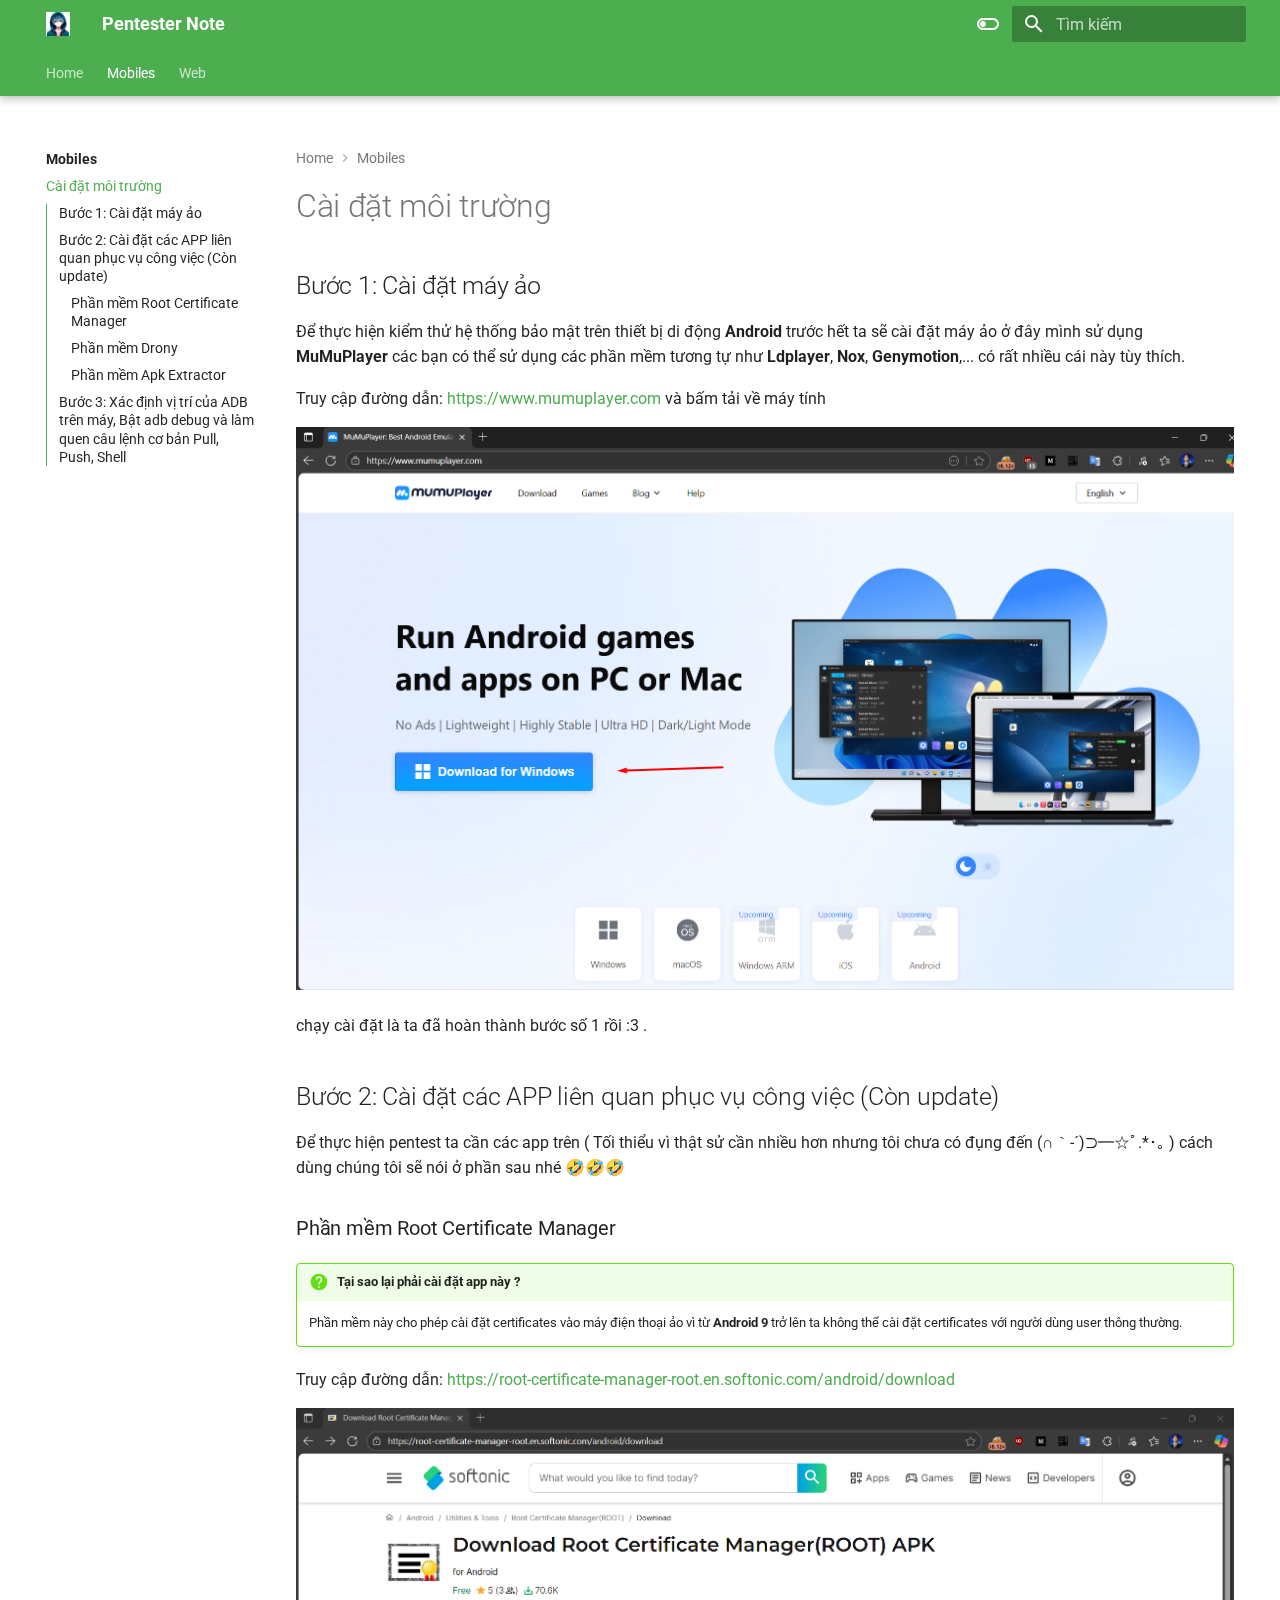
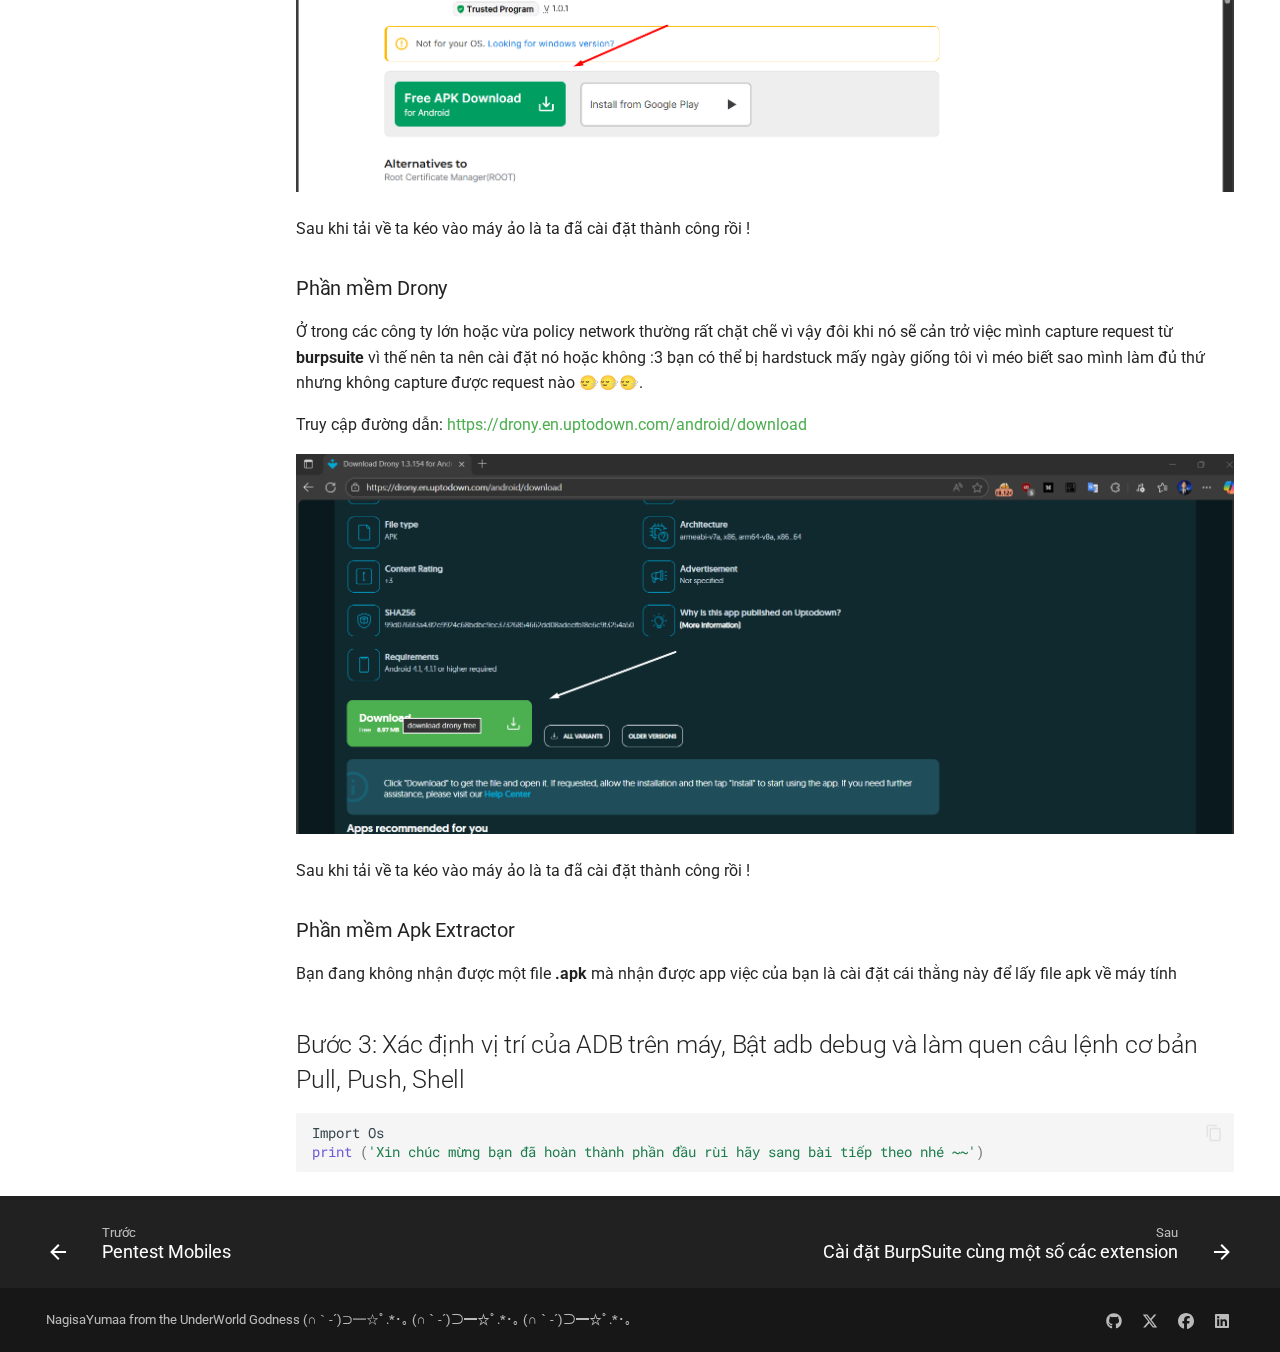
<file: Mobiles/install/index.html>
<!doctype html>
<html lang="vi" class="no-js">
  <head>
    
      <meta charset="utf-8">
      <meta name="viewport" content="width=device-width,initial-scale=1">
      
      
      
        <link rel="canonical" href="https://nagisayumaa.github.io/mkdocs/Mobiles/install/">
      
      
        <link rel="prev" href="../">
      
      
        <link rel="next" href="../../Web/install/">
      
      
        
      
      
      <link rel="icon" href="../../assets/images/1.ico">
      <meta name="generator" content="mkdocs-1.6.1, mkdocs-material-9.7.0">
    
    
      
        <title>Cài đặt môi trường - Pentester Note</title>
      
    
    
      <link rel="stylesheet" href="../../assets/stylesheets/main.618322db.min.css">
      
        
        <link rel="stylesheet" href="../../assets/stylesheets/palette.ab4e12ef.min.css">
      
      


    
    
      
    
    
      
        
        
        <link rel="preconnect" href="https://fonts.gstatic.com" crossorigin>
        <link rel="stylesheet" href="https://fonts.googleapis.com/css?family=Roboto:300,300i,400,400i,700,700i%7CRoboto+Mono:400,400i,700,700i&display=fallback">
        <style>:root{--md-text-font:"Roboto";--md-code-font:"Roboto Mono"}</style>
      
    
    
    <script>__md_scope=new URL("../..",location),__md_hash=e=>[...e].reduce(((e,_)=>(e<<5)-e+_.charCodeAt(0)),0),__md_get=(e,_=localStorage,t=__md_scope)=>JSON.parse(_.getItem(t.pathname+"."+e)),__md_set=(e,_,t=localStorage,a=__md_scope)=>{try{t.setItem(a.pathname+"."+e,JSON.stringify(_))}catch(e){}}</script>
    
      

    
    
  </head>
  
  
    
    
      
    
    
    
    
    <body dir="ltr" data-md-color-scheme="default" data-md-color-primary="green" data-md-color-accent="indigo">
  
    
    <input class="md-toggle" data-md-toggle="drawer" type="checkbox" id="__drawer" autocomplete="off">
    <input class="md-toggle" data-md-toggle="search" type="checkbox" id="__search" autocomplete="off">
    <label class="md-overlay" for="__drawer"></label>
    <div data-md-component="skip">
      
        
        <a href="#cai-at-moi-truong" class="md-skip">
          Bỏ qua
        </a>
      
    </div>
    <div data-md-component="announce">
      
    </div>
    
    
      

  

<header class="md-header md-header--shadow md-header--lifted" data-md-component="header">
  <nav class="md-header__inner md-grid" aria-label="Đầu trang">
    <a href="../.." title="Pentester Note" class="md-header__button md-logo" aria-label="Pentester Note" data-md-component="logo">
      
  <img src="../../assets/images/1.jpg" alt="logo">

    </a>
    <label class="md-header__button md-icon" for="__drawer">
      
      <svg xmlns="http://www.w3.org/2000/svg" viewBox="0 0 24 24"><path d="M3 6h18v2H3zm0 5h18v2H3zm0 5h18v2H3z"/></svg>
    </label>
    <div class="md-header__title" data-md-component="header-title">
      <div class="md-header__ellipsis">
        <div class="md-header__topic">
          <span class="md-ellipsis">
            Pentester Note
          </span>
        </div>
        <div class="md-header__topic" data-md-component="header-topic">
          <span class="md-ellipsis">
            
              Cài đặt môi trường
            
          </span>
        </div>
      </div>
    </div>
    
      
        <form class="md-header__option" data-md-component="palette">
  
    
    
    
    <input class="md-option" data-md-color-media="" data-md-color-scheme="default" data-md-color-primary="green" data-md-color-accent="indigo"  aria-label="Switch to dark mode"  type="radio" name="__palette" id="__palette_0">
    
      <label class="md-header__button md-icon" title="Switch to dark mode" for="__palette_1" hidden>
        <svg xmlns="http://www.w3.org/2000/svg" viewBox="0 0 24 24"><path d="M17 6H7c-3.31 0-6 2.69-6 6s2.69 6 6 6h10c3.31 0 6-2.69 6-6s-2.69-6-6-6m0 10H7c-2.21 0-4-1.79-4-4s1.79-4 4-4h10c2.21 0 4 1.79 4 4s-1.79 4-4 4M7 9c-1.66 0-3 1.34-3 3s1.34 3 3 3 3-1.34 3-3-1.34-3-3-3"/></svg>
      </label>
    
  
    
    
    
    <input class="md-option" data-md-color-media="" data-md-color-scheme="slate" data-md-color-primary="green" data-md-color-accent="indigo"  aria-label="Switch to light mode"  type="radio" name="__palette" id="__palette_1">
    
      <label class="md-header__button md-icon" title="Switch to light mode" for="__palette_0" hidden>
        <svg xmlns="http://www.w3.org/2000/svg" viewBox="0 0 24 24"><path d="M17 7H7a5 5 0 0 0-5 5 5 5 0 0 0 5 5h10a5 5 0 0 0 5-5 5 5 0 0 0-5-5m0 8a3 3 0 0 1-3-3 3 3 0 0 1 3-3 3 3 0 0 1 3 3 3 3 0 0 1-3 3"/></svg>
      </label>
    
  
</form>
      
    
    
      <script>var palette=__md_get("__palette");if(palette&&palette.color){if("(prefers-color-scheme)"===palette.color.media){var media=matchMedia("(prefers-color-scheme: light)"),input=document.querySelector(media.matches?"[data-md-color-media='(prefers-color-scheme: light)']":"[data-md-color-media='(prefers-color-scheme: dark)']");palette.color.media=input.getAttribute("data-md-color-media"),palette.color.scheme=input.getAttribute("data-md-color-scheme"),palette.color.primary=input.getAttribute("data-md-color-primary"),palette.color.accent=input.getAttribute("data-md-color-accent")}for(var[key,value]of Object.entries(palette.color))document.body.setAttribute("data-md-color-"+key,value)}</script>
    
    
    
      
      
        <label class="md-header__button md-icon" for="__search">
          
          <svg xmlns="http://www.w3.org/2000/svg" viewBox="0 0 24 24"><path d="M9.5 3A6.5 6.5 0 0 1 16 9.5c0 1.61-.59 3.09-1.56 4.23l.27.27h.79l5 5-1.5 1.5-5-5v-.79l-.27-.27A6.52 6.52 0 0 1 9.5 16 6.5 6.5 0 0 1 3 9.5 6.5 6.5 0 0 1 9.5 3m0 2C7 5 5 7 5 9.5S7 14 9.5 14 14 12 14 9.5 12 5 9.5 5"/></svg>
        </label>
        <div class="md-search" data-md-component="search" role="dialog">
  <label class="md-search__overlay" for="__search"></label>
  <div class="md-search__inner" role="search">
    <form class="md-search__form" name="search">
      <input type="text" class="md-search__input" name="query" aria-label="Tìm kiếm" placeholder="Tìm kiếm" autocapitalize="off" autocorrect="off" autocomplete="off" spellcheck="false" data-md-component="search-query" required>
      <label class="md-search__icon md-icon" for="__search">
        
        <svg xmlns="http://www.w3.org/2000/svg" viewBox="0 0 24 24"><path d="M9.5 3A6.5 6.5 0 0 1 16 9.5c0 1.61-.59 3.09-1.56 4.23l.27.27h.79l5 5-1.5 1.5-5-5v-.79l-.27-.27A6.52 6.52 0 0 1 9.5 16 6.5 6.5 0 0 1 3 9.5 6.5 6.5 0 0 1 9.5 3m0 2C7 5 5 7 5 9.5S7 14 9.5 14 14 12 14 9.5 12 5 9.5 5"/></svg>
        
        <svg xmlns="http://www.w3.org/2000/svg" viewBox="0 0 24 24"><path d="M20 11v2H8l5.5 5.5-1.42 1.42L4.16 12l7.92-7.92L13.5 5.5 8 11z"/></svg>
      </label>
      <nav class="md-search__options" aria-label="Tìm kiếm">
        
        <button type="reset" class="md-search__icon md-icon" title="Xoá" aria-label="Xoá" tabindex="-1">
          
          <svg xmlns="http://www.w3.org/2000/svg" viewBox="0 0 24 24"><path d="M19 6.41 17.59 5 12 10.59 6.41 5 5 6.41 10.59 12 5 17.59 6.41 19 12 13.41 17.59 19 19 17.59 13.41 12z"/></svg>
        </button>
      </nav>
      
    </form>
    <div class="md-search__output">
      <div class="md-search__scrollwrap" tabindex="0" data-md-scrollfix>
        <div class="md-search-result" data-md-component="search-result">
          <div class="md-search-result__meta">
            Initializing search
          </div>
          <ol class="md-search-result__list" role="presentation"></ol>
        </div>
      </div>
    </div>
  </div>
</div>
      
    
    
  </nav>
  
    
      
<nav class="md-tabs" aria-label="Tabs" data-md-component="tabs">
  <div class="md-grid">
    <ul class="md-tabs__list">
      
        
  
  
  
  
    <li class="md-tabs__item">
      <a href="../.." class="md-tabs__link">
        
  
  
    
  
  Home

      </a>
    </li>
  

      
        
  
  
  
    
  
  
    
    
      <li class="md-tabs__item md-tabs__item--active">
        <a href="../" class="md-tabs__link">
          
  
  
    
  
  Mobiles

        </a>
      </li>
    
  

      
        
  
  
  
  
    
    
      <li class="md-tabs__item">
        <a href="../../Web/install/" class="md-tabs__link">
          
  
  
    
  
  Web

        </a>
      </li>
    
  

      
    </ul>
  </div>
</nav>
    
  
</header>
    
    <div class="md-container" data-md-component="container">
      
      
        
      
      <main class="md-main" data-md-component="main">
        <div class="md-main__inner md-grid">
          
            
              
              <div class="md-sidebar md-sidebar--primary" data-md-component="sidebar" data-md-type="navigation" >
                <div class="md-sidebar__scrollwrap">
                  <div class="md-sidebar__inner">
                    


  


  

<nav class="md-nav md-nav--primary md-nav--lifted md-nav--integrated" aria-label="Thanh điều hướng" data-md-level="0">
  <label class="md-nav__title" for="__drawer">
    <a href="../.." title="Pentester Note" class="md-nav__button md-logo" aria-label="Pentester Note" data-md-component="logo">
      
  <img src="../../assets/images/1.jpg" alt="logo">

    </a>
    Pentester Note
  </label>
  
  <ul class="md-nav__list" data-md-scrollfix>
    
      
      
  
  
  
  
    <li class="md-nav__item">
      <a href="../.." class="md-nav__link">
        
  
  
  <span class="md-ellipsis">
    
  
    Home
  

    
  </span>
  
  

      </a>
    </li>
  

    
      
      
  
  
    
  
  
  
    
    
      
        
          
        
      
        
      
    
    
    
      
        
        
      
      
        
      
    
    
    <li class="md-nav__item md-nav__item--active md-nav__item--section md-nav__item--nested">
      
        
        
        <input class="md-nav__toggle md-toggle " type="checkbox" id="__nav_2" checked>
        
          
          <div class="md-nav__link md-nav__container">
            <a href="../" class="md-nav__link ">
              
  
  
  <span class="md-ellipsis">
    
  
    Mobiles
  

    
  </span>
  
  

            </a>
            
              
              <label class="md-nav__link " for="__nav_2" id="__nav_2_label" tabindex="">
                <span class="md-nav__icon md-icon"></span>
              </label>
            
          </div>
        
        <nav class="md-nav" data-md-level="1" aria-labelledby="__nav_2_label" aria-expanded="true">
          <label class="md-nav__title" for="__nav_2">
            <span class="md-nav__icon md-icon"></span>
            
  
    Mobiles
  

          </label>
          <ul class="md-nav__list" data-md-scrollfix>
            
              
            
              
                
  
  
    
  
  
  
    <li class="md-nav__item md-nav__item--active">
      
      <input class="md-nav__toggle md-toggle" type="checkbox" id="__toc">
      
      
        
      
      
        <label class="md-nav__link md-nav__link--active" for="__toc">
          
  
  
  <span class="md-ellipsis">
    
  
    Cài đặt môi trường
  

    
  </span>
  
  

          <span class="md-nav__icon md-icon"></span>
        </label>
      
      <a href="./" class="md-nav__link md-nav__link--active">
        
  
  
  <span class="md-ellipsis">
    
  
    Cài đặt môi trường
  

    
  </span>
  
  

      </a>
      
        

<nav class="md-nav md-nav--secondary" aria-label="Mục lục">
  
  
  
    
  
  
    <label class="md-nav__title" for="__toc">
      <span class="md-nav__icon md-icon"></span>
      Mục lục
    </label>
    <ul class="md-nav__list" data-md-component="toc" data-md-scrollfix>
      
        <li class="md-nav__item">
  <a href="#buoc-1-cai-at-may-ao" class="md-nav__link">
    <span class="md-ellipsis">
      
        Bước 1: Cài đặt máy ảo
      
    </span>
  </a>
  
</li>
      
        <li class="md-nav__item">
  <a href="#buoc-2-cai-at-cac-app-lien-quan-phuc-vu-cong-viec-con-update" class="md-nav__link">
    <span class="md-ellipsis">
      
        Bước 2: Cài đặt các APP liên quan phục vụ công việc (Còn update)
      
    </span>
  </a>
  
    <nav class="md-nav" aria-label="Bước 2: Cài đặt các APP liên quan phục vụ công việc (Còn update)">
      <ul class="md-nav__list">
        
          <li class="md-nav__item">
  <a href="#phan-mem-root-certificate-manager" class="md-nav__link">
    <span class="md-ellipsis">
      
        Phần mềm Root Certificate Manager
      
    </span>
  </a>
  
</li>
        
          <li class="md-nav__item">
  <a href="#phan-mem-drony" class="md-nav__link">
    <span class="md-ellipsis">
      
        Phần mềm Drony
      
    </span>
  </a>
  
</li>
        
          <li class="md-nav__item">
  <a href="#phan-mem-apk-extractor" class="md-nav__link">
    <span class="md-ellipsis">
      
        Phần mềm Apk Extractor
      
    </span>
  </a>
  
</li>
        
      </ul>
    </nav>
  
</li>
      
        <li class="md-nav__item">
  <a href="#buoc-3-xac-inh-vi-tri-cua-adb-tren-may-bat-adb-debug-va-lam-quen-cau-lenh-co-ban-pull-push-shell" class="md-nav__link">
    <span class="md-ellipsis">
      
        Bước 3: Xác định vị trí của ADB trên máy, Bật adb debug và làm quen câu lệnh cơ bản Pull, Push, Shell
      
    </span>
  </a>
  
</li>
      
    </ul>
  
</nav>
      
    </li>
  

              
            
          </ul>
        </nav>
      
    </li>
  

    
      
      
  
  
  
  
    
    
      
        
      
    
    
    
      
      
        
      
    
    
    <li class="md-nav__item md-nav__item--nested">
      
        
        
        <input class="md-nav__toggle md-toggle " type="checkbox" id="__nav_3" >
        
          
          <label class="md-nav__link" for="__nav_3" id="__nav_3_label" tabindex="0">
            
  
  
  <span class="md-ellipsis">
    
  
    Web
  

    
  </span>
  
  

            <span class="md-nav__icon md-icon"></span>
          </label>
        
        <nav class="md-nav" data-md-level="1" aria-labelledby="__nav_3_label" aria-expanded="false">
          <label class="md-nav__title" for="__nav_3">
            <span class="md-nav__icon md-icon"></span>
            
  
    Web
  

          </label>
          <ul class="md-nav__list" data-md-scrollfix>
            
              
                
  
  
  
  
    <li class="md-nav__item">
      <a href="../../Web/install/" class="md-nav__link">
        
  
  
  <span class="md-ellipsis">
    
  
    Cài đặt BurpSuite cùng một số các extension
  

    
  </span>
  
  

      </a>
    </li>
  

              
            
          </ul>
        </nav>
      
    </li>
  

    
  </ul>
</nav>
                  </div>
                </div>
              </div>
            
            
          
          
            <div class="md-content" data-md-component="content">
              
                



  


  <nav class="md-path" aria-label="Thanh điều hướng" >
    <ol class="md-path__list">
      
        
  
  
    <li class="md-path__item">
      <a href="../.." class="md-path__link">
        
  <span class="md-ellipsis">
    Home
  </span>

      </a>
    </li>
  

      
      
        
  
  
    
    
      <li class="md-path__item">
        <a href="../" class="md-path__link">
          
  <span class="md-ellipsis">
    Mobiles
  </span>

        </a>
      </li>
    
  

      
    </ol>
  </nav>

              
              <article class="md-content__inner md-typeset">
                
                  



<h1 id="cai-at-moi-truong">Cài đặt môi trường</h1>
<h2 id="buoc-1-cai-at-may-ao">Bước 1: Cài đặt máy ảo</h2>
<p>Để thực hiện kiểm thử hệ thống bảo mật trên thiết bị di động <strong>Android</strong> trước hết ta sẽ cài đặt máy ảo ở đây mình sử dụng <strong>MuMuPlayer</strong> các bạn có thể sử dụng các phần mềm tương tự như <strong>Ldplayer</strong>, <strong>Nox</strong>, <strong>Genymotion</strong>,... có rất nhiều cái này tùy thích.</p>
<p>Truy cập đường dẫn: <a href="https://www.mumuplayer.com/">https://www.mumuplayer.com</a> và bấm tải về máy tính </p>
<p><img alt="alt text" src="../../assets/Mobiles/install/image.png" /></p>
<p>chạy cài đặt là ta đã hoàn thành bước số 1 rồi :3 .</p>
<h2 id="buoc-2-cai-at-cac-app-lien-quan-phuc-vu-cong-viec-con-update">Bước 2: Cài đặt các APP liên quan phục vụ công việc (Còn update)</h2>
<p>Để thực hiện pentest ta cần các app trên ( Tối thiểu vì thật sử cần nhiều hơn nhưng tôi chưa có đụng đến (∩｀-´)⊃━☆ﾟ.*･｡ ) cách dùng chúng tôi sẽ nói ở phần sau nhé 🤣🤣🤣</p>
<h3 id="phan-mem-root-certificate-manager">Phần mềm Root Certificate Manager</h3>
<div class="admonition question">
<p class="admonition-title">Tại sao lại phải cài đặt app này ?</p>
<p>Phần mềm này cho phép cài đặt certificates vào máy điện thoại ảo vì từ <strong>Android 9</strong> trở lên ta không thể cài đặt certificates với người dùng user thông thường.</p>
</div>
<p>Truy cập đường dẫn: <a href="https://root-certificate-manager-root.en.softonic.com/android/download">https://root-certificate-manager-root.en.softonic.com/android/download</a></p>
<p><img alt="alt text" src="../../assets/Mobiles/install/image_1.png" /></p>
<p>Sau khi tải về ta kéo vào máy ảo là ta đã cài đặt thành công rồi !</p>
<h3 id="phan-mem-drony">Phần mềm Drony</h3>
<p>Ở trong các công ty lớn hoặc vừa policy network thường rất chặt chẽ vì vậy đôi khi nó sẽ cản trở việc mình capture request từ <strong>burpsuite</strong> vì thế nên ta nên cài đặt nó hoặc không :3 bạn có thể bị hardstuck mấy ngày giống tôi vì méo biết sao mình làm đủ thứ nhưng không capture được request nào 🙂‍↔️🙂‍↔️🙂‍↔️.</p>
<p>Truy cập đường dẫn: <a href="https://drony.en.uptodown.com/android/download">https://drony.en.uptodown.com/android/download</a></p>
<p><img alt="alt text" src="../../assets/Mobiles/install/image_2.png" /></p>
<p>Sau khi tải về ta kéo vào máy ảo là ta đã cài đặt thành công rồi !</p>
<h3 id="phan-mem-apk-extractor">Phần mềm Apk Extractor</h3>
<p>Bạn đang không nhận được một file <strong>.apk</strong> mà nhận được app việc của bạn là cài đặt cái thằng này để lấy file apk về máy tính</p>
<h2 id="buoc-3-xac-inh-vi-tri-cua-adb-tren-may-bat-adb-debug-va-lam-quen-cau-lenh-co-ban-pull-push-shell">Bước 3: Xác định vị trí của ADB trên máy, Bật adb debug và làm quen câu lệnh cơ bản Pull, Push, Shell</h2>
<div class="language-python highlight"><pre><span></span><code><span id="__span-0-1"><a id="__codelineno-0-1" name="__codelineno-0-1" href="#__codelineno-0-1"></a><span class="n">Import</span> <span class="n">Os</span>
</span><span id="__span-0-2"><a id="__codelineno-0-2" name="__codelineno-0-2" href="#__codelineno-0-2"></a><span class="nb">print</span> <span class="p">(</span><span class="s1">&#39;Xin chúc mừng bạn đã hoàn thành phần đầu rùi hãy sang bài tiếp theo nhé ~~&#39;</span><span class="p">)</span>
</span></code></pre></div>












                
              </article>
            </div>
          
          
<script>var target=document.getElementById(location.hash.slice(1));target&&target.name&&(target.checked=target.name.startsWith("__tabbed_"))</script>
        </div>
        
          <button type="button" class="md-top md-icon" data-md-component="top" hidden>
  
  <svg xmlns="http://www.w3.org/2000/svg" viewBox="0 0 24 24"><path d="M13 20h-2V8l-5.5 5.5-1.42-1.42L12 4.16l7.92 7.92-1.42 1.42L13 8z"/></svg>
  Trở lại mục lục
</button>
        
      </main>
      
        <footer class="md-footer">
  
    
      
      <nav class="md-footer__inner md-grid" aria-label="Chân trang" >
        
          
          <a href="../" class="md-footer__link md-footer__link--prev" aria-label="Trước: Pentest Mobiles">
            <div class="md-footer__button md-icon">
              
              <svg xmlns="http://www.w3.org/2000/svg" viewBox="0 0 24 24"><path d="M20 11v2H8l5.5 5.5-1.42 1.42L4.16 12l7.92-7.92L13.5 5.5 8 11z"/></svg>
            </div>
            <div class="md-footer__title">
              <span class="md-footer__direction">
                Trước
              </span>
              <div class="md-ellipsis">
                Pentest Mobiles
              </div>
            </div>
          </a>
        
        
          
          <a href="../../Web/install/" class="md-footer__link md-footer__link--next" aria-label="Sau: Cài đặt BurpSuite cùng một số các extension">
            <div class="md-footer__title">
              <span class="md-footer__direction">
                Sau
              </span>
              <div class="md-ellipsis">
                Cài đặt BurpSuite cùng một số các extension
              </div>
            </div>
            <div class="md-footer__button md-icon">
              
              <svg xmlns="http://www.w3.org/2000/svg" viewBox="0 0 24 24"><path d="M4 11v2h12l-5.5 5.5 1.42 1.42L19.84 12l-7.92-7.92L10.5 5.5 16 11z"/></svg>
            </div>
          </a>
        
      </nav>
    
  
  <div class="md-footer-meta md-typeset">
    <div class="md-footer-meta__inner md-grid">
      <div class="md-copyright">
  
    <div class="md-copyright__highlight">
      NagisaYumaa from the UnderWorld Godness (∩｀-´)⊃━☆ﾟ.*･｡ (∩｀-´)⊃━☆ﾟ.*･｡ (∩｀-´)⊃━☆ﾟ.*･｡
    </div>
  
  
</div>
      
        
<div class="md-social">
  
    
    
    
    
      
      
    
    <a href="https://github.com" target="_blank" rel="noopener" title="github.com" class="md-social__link">
      <svg xmlns="http://www.w3.org/2000/svg" viewBox="0 0 512 512"><!--! Font Awesome Free 7.1.0 by @fontawesome - https://fontawesome.com License - https://fontawesome.com/license/free (Icons: CC BY 4.0, Fonts: SIL OFL 1.1, Code: MIT License) Copyright 2025 Fonticons, Inc.--><path d="M173.9 397.4c0 2-2.3 3.6-5.2 3.6-3.3.3-5.6-1.3-5.6-3.6 0-2 2.3-3.6 5.2-3.6 3-.3 5.6 1.3 5.6 3.6m-31.1-4.5c-.7 2 1.3 4.3 4.3 4.9 2.6 1 5.6 0 6.2-2s-1.3-4.3-4.3-5.2c-2.6-.7-5.5.3-6.2 2.3m44.2-1.7c-2.9.7-4.9 2.6-4.6 4.9.3 2 2.9 3.3 5.9 2.6 2.9-.7 4.9-2.6 4.6-4.6-.3-1.9-3-3.2-5.9-2.9M252.8 8C114.1 8 8 113.3 8 252c0 110.9 69.8 205.8 169.5 239.2 12.8 2.3 17.3-5.6 17.3-12.1 0-6.2-.3-40.4-.3-61.4 0 0-70 15-84.7-29.8 0 0-11.4-29.1-27.8-36.6 0 0-22.9-15.7 1.6-15.4 0 0 24.9 2 38.6 25.8 21.9 38.6 58.6 27.5 72.9 20.9 2.3-16 8.8-27.1 16-33.7-55.9-6.2-112.3-14.3-112.3-110.5 0-27.5 7.6-41.3 23.6-58.9-2.6-6.5-11.1-33.3 2.6-67.9 20.9-6.5 69 27 69 27 20-5.6 41.5-8.5 62.8-8.5s42.8 2.9 62.8 8.5c0 0 48.1-33.6 69-27 13.7 34.7 5.2 61.4 2.6 67.9 16 17.7 25.8 31.5 25.8 58.9 0 96.5-58.9 104.2-114.8 110.5 9.2 7.9 17 22.9 17 46.4 0 33.7-.3 75.4-.3 83.6 0 6.5 4.6 14.4 17.3 12.1C436.2 457.8 504 362.9 504 252 504 113.3 391.5 8 252.8 8M105.2 352.9c-1.3 1-1 3.3.7 5.2 1.6 1.6 3.9 2.3 5.2 1 1.3-1 1-3.3-.7-5.2-1.6-1.6-3.9-2.3-5.2-1m-10.8-8.1c-.7 1.3.3 2.9 2.3 3.9 1.6 1 3.6.7 4.3-.7.7-1.3-.3-2.9-2.3-3.9-2-.6-3.6-.3-4.3.7m32.4 35.6c-1.6 1.3-1 4.3 1.3 6.2 2.3 2.3 5.2 2.6 6.5 1 1.3-1.3.7-4.3-1.3-6.2-2.2-2.3-5.2-2.6-6.5-1m-11.4-14.7c-1.6 1-1.6 3.6 0 5.9s4.3 3.3 5.6 2.3c1.6-1.3 1.6-3.9 0-6.2-1.4-2.3-4-3.3-5.6-2"/></svg>
    </a>
  
    
    
    
    
      
      
    
    <a href="https://twitter.com" target="_blank" rel="noopener" title="twitter.com" class="md-social__link">
      <svg xmlns="http://www.w3.org/2000/svg" viewBox="0 0 448 512"><!--! Font Awesome Free 7.1.0 by @fontawesome - https://fontawesome.com License - https://fontawesome.com/license/free (Icons: CC BY 4.0, Fonts: SIL OFL 1.1, Code: MIT License) Copyright 2025 Fonticons, Inc.--><path d="M357.2 48h70.6L273.6 224.2 455 464H313L201.7 318.6 74.5 464H3.8l164.9-188.5L-5.2 48h145.6l100.5 132.9zm-24.8 373.8h39.1L119.1 88h-42z"/></svg>
    </a>
  
    
    
    
    
      
      
    
    <a href="https://facebook.com" target="_blank" rel="noopener" title="facebook.com" class="md-social__link">
      <svg xmlns="http://www.w3.org/2000/svg" viewBox="0 0 512 512"><!--! Font Awesome Free 7.1.0 by @fontawesome - https://fontawesome.com License - https://fontawesome.com/license/free (Icons: CC BY 4.0, Fonts: SIL OFL 1.1, Code: MIT License) Copyright 2025 Fonticons, Inc.--><path d="M512 256C512 114.6 397.4 0 256 0S0 114.6 0 256c0 120 82.7 220.8 194.2 248.5V334.2h-52.8V256h52.8v-33.7c0-87.1 39.4-127.5 125-127.5 16.2 0 44.2 3.2 55.7 6.4V172c-6-.6-16.5-1-29.6-1-42 0-58.2 15.9-58.2 57.2V256h83.6l-14.4 78.2H287v175.9C413.8 494.8 512 386.9 512 256"/></svg>
    </a>
  
    
    
    
    
      
      
    
    <a href="https://linkedin.com" target="_blank" rel="noopener" title="linkedin.com" class="md-social__link">
      <svg xmlns="http://www.w3.org/2000/svg" viewBox="0 0 448 512"><!--! Font Awesome Free 7.1.0 by @fontawesome - https://fontawesome.com License - https://fontawesome.com/license/free (Icons: CC BY 4.0, Fonts: SIL OFL 1.1, Code: MIT License) Copyright 2025 Fonticons, Inc.--><path d="M416 32H31.9C14.3 32 0 46.5 0 64.3v383.4C0 465.5 14.3 480 31.9 480H416c17.6 0 32-14.5 32-32.3V64.3c0-17.8-14.4-32.3-32-32.3M135.4 416H69V202.2h66.5V416zM102.2 96a38.5 38.5 0 1 1 0 77 38.5 38.5 0 1 1 0-77m282.1 320h-66.4V312c0-24.8-.5-56.7-34.5-56.7-34.6 0-39.9 27-39.9 54.9V416h-66.4V202.2h63.7v29.2h.9c8.9-16.8 30.6-34.5 62.9-34.5 67.2 0 79.7 44.3 79.7 101.9z"/></svg>
    </a>
  
</div>
      
    </div>
  </div>
</footer>
      
    </div>
    <div class="md-dialog" data-md-component="dialog">
      <div class="md-dialog__inner md-typeset"></div>
    </div>
    
    
    
      
      
      <script id="__config" type="application/json">{"annotate": null, "base": "../..", "features": ["navigation.instant", "navigation.instant.prefetch", "navigation.tabs", "navigation.tabs.sticky", "navigation.sections", "navigation.path", "navigation.indexes", "navigation.top", "navigation.footer", "content.action.edit", "content.action.view", "content.code.annotate", "content.code.copy", "toc.integrate", "toc.follow"], "search": "../../assets/javascripts/workers/search.7a47a382.min.js", "tags": null, "translations": {"clipboard.copied": "\u0110\u00e3 sao ch\u00e9p", "clipboard.copy": "Sao ch\u00e9p v\u00e0o b\u1ed9 nh\u1edb t\u1ea1m", "search.result.more.one": "1 t\u1eeb kh\u00e1c trong trang", "search.result.more.other": "# t\u1eeb kh\u00e1c trong trang", "search.result.none": "Kh\u00f4ng t\u00ecm th\u1ea5y t\u00e0i li\u1ec7u li\u00ean quan", "search.result.one": "1 t\u00e0i li\u1ec7u li\u00ean quan", "search.result.other": "# t\u00e0i li\u1ec7u li\u00ean quan", "search.result.placeholder": "Nh\u1eadp \u0111\u1ec3 b\u1eaft \u0111\u1ea7u t\u00ecm ki\u1ebfm", "search.result.term.missing": "Kh\u00f4ng", "select.version": "Ch\u1ecdn phi\u00ean b\u1ea3n"}, "version": null}</script>
    
    
      <script src="../../assets/javascripts/bundle.e71a0d61.min.js"></script>
      
    
  </body>
</html>
</file>
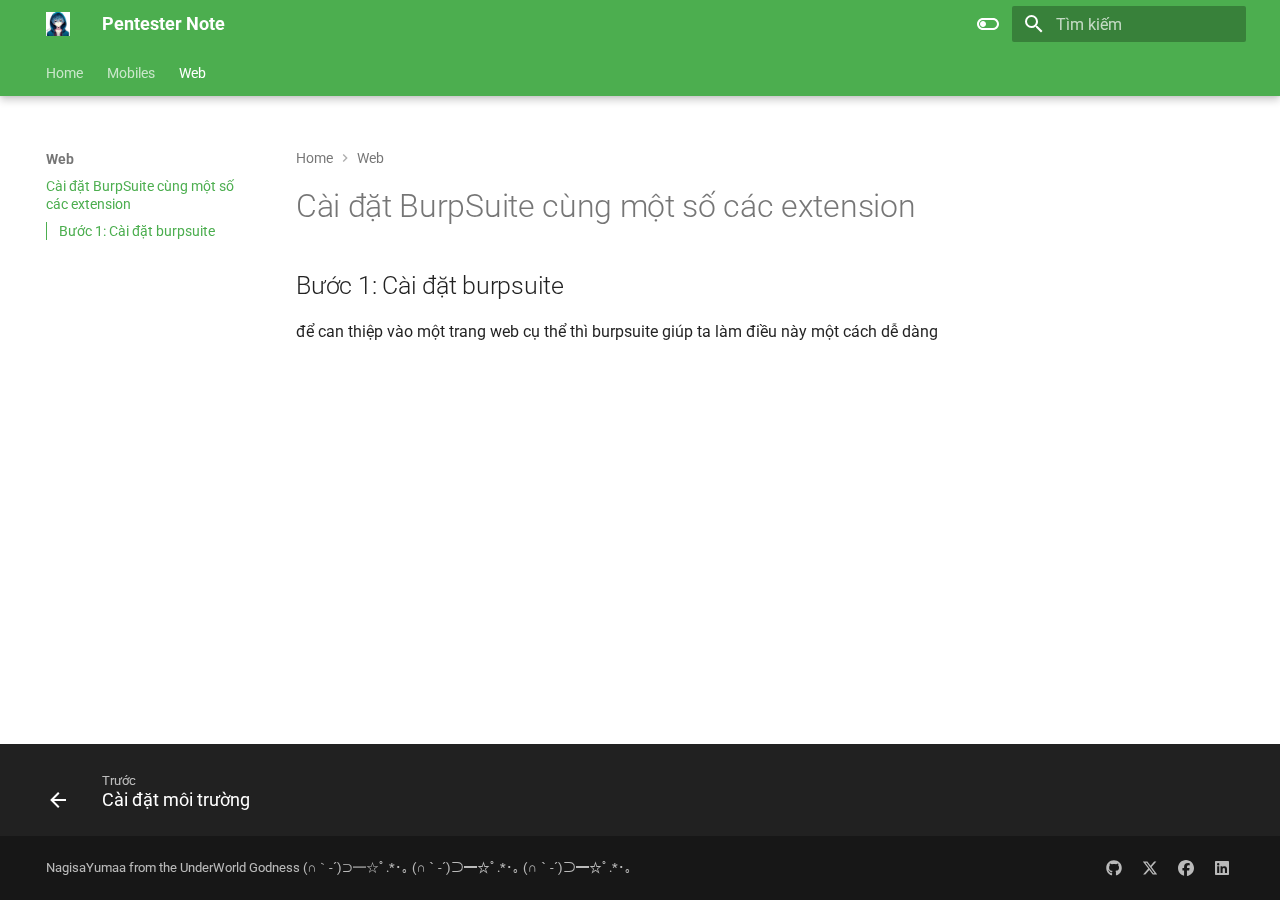
<file: Web/install/index.html>
<!doctype html>
<html lang="vi" class="no-js">
  <head>
    
      <meta charset="utf-8">
      <meta name="viewport" content="width=device-width,initial-scale=1">
      
      
      
        <link rel="canonical" href="https://nagisayumaa.github.io/mkdocs/Web/install/">
      
      
        <link rel="prev" href="../../Mobiles/install/">
      
      
      
        
      
      
      <link rel="icon" href="../../assets/images/1.ico">
      <meta name="generator" content="mkdocs-1.6.1, mkdocs-material-9.7.0">
    
    
      
        <title>Cài đặt BurpSuite cùng một số các extension - Pentester Note</title>
      
    
    
      <link rel="stylesheet" href="../../assets/stylesheets/main.618322db.min.css">
      
        
        <link rel="stylesheet" href="../../assets/stylesheets/palette.ab4e12ef.min.css">
      
      


    
    
      
    
    
      
        
        
        <link rel="preconnect" href="https://fonts.gstatic.com" crossorigin>
        <link rel="stylesheet" href="https://fonts.googleapis.com/css?family=Roboto:300,300i,400,400i,700,700i%7CRoboto+Mono:400,400i,700,700i&display=fallback">
        <style>:root{--md-text-font:"Roboto";--md-code-font:"Roboto Mono"}</style>
      
    
    
    <script>__md_scope=new URL("../..",location),__md_hash=e=>[...e].reduce(((e,_)=>(e<<5)-e+_.charCodeAt(0)),0),__md_get=(e,_=localStorage,t=__md_scope)=>JSON.parse(_.getItem(t.pathname+"."+e)),__md_set=(e,_,t=localStorage,a=__md_scope)=>{try{t.setItem(a.pathname+"."+e,JSON.stringify(_))}catch(e){}}</script>
    
      

    
    
  </head>
  
  
    
    
      
    
    
    
    
    <body dir="ltr" data-md-color-scheme="default" data-md-color-primary="green" data-md-color-accent="indigo">
  
    
    <input class="md-toggle" data-md-toggle="drawer" type="checkbox" id="__drawer" autocomplete="off">
    <input class="md-toggle" data-md-toggle="search" type="checkbox" id="__search" autocomplete="off">
    <label class="md-overlay" for="__drawer"></label>
    <div data-md-component="skip">
      
        
        <a href="#cai-at-burpsuite-cung-mot-so-cac-extension" class="md-skip">
          Bỏ qua
        </a>
      
    </div>
    <div data-md-component="announce">
      
    </div>
    
    
      

  

<header class="md-header md-header--shadow md-header--lifted" data-md-component="header">
  <nav class="md-header__inner md-grid" aria-label="Đầu trang">
    <a href="../.." title="Pentester Note" class="md-header__button md-logo" aria-label="Pentester Note" data-md-component="logo">
      
  <img src="../../assets/images/1.jpg" alt="logo">

    </a>
    <label class="md-header__button md-icon" for="__drawer">
      
      <svg xmlns="http://www.w3.org/2000/svg" viewBox="0 0 24 24"><path d="M3 6h18v2H3zm0 5h18v2H3zm0 5h18v2H3z"/></svg>
    </label>
    <div class="md-header__title" data-md-component="header-title">
      <div class="md-header__ellipsis">
        <div class="md-header__topic">
          <span class="md-ellipsis">
            Pentester Note
          </span>
        </div>
        <div class="md-header__topic" data-md-component="header-topic">
          <span class="md-ellipsis">
            
              Cài đặt BurpSuite cùng một số các extension
            
          </span>
        </div>
      </div>
    </div>
    
      
        <form class="md-header__option" data-md-component="palette">
  
    
    
    
    <input class="md-option" data-md-color-media="" data-md-color-scheme="default" data-md-color-primary="green" data-md-color-accent="indigo"  aria-label="Switch to dark mode"  type="radio" name="__palette" id="__palette_0">
    
      <label class="md-header__button md-icon" title="Switch to dark mode" for="__palette_1" hidden>
        <svg xmlns="http://www.w3.org/2000/svg" viewBox="0 0 24 24"><path d="M17 6H7c-3.31 0-6 2.69-6 6s2.69 6 6 6h10c3.31 0 6-2.69 6-6s-2.69-6-6-6m0 10H7c-2.21 0-4-1.79-4-4s1.79-4 4-4h10c2.21 0 4 1.79 4 4s-1.79 4-4 4M7 9c-1.66 0-3 1.34-3 3s1.34 3 3 3 3-1.34 3-3-1.34-3-3-3"/></svg>
      </label>
    
  
    
    
    
    <input class="md-option" data-md-color-media="" data-md-color-scheme="slate" data-md-color-primary="green" data-md-color-accent="indigo"  aria-label="Switch to light mode"  type="radio" name="__palette" id="__palette_1">
    
      <label class="md-header__button md-icon" title="Switch to light mode" for="__palette_0" hidden>
        <svg xmlns="http://www.w3.org/2000/svg" viewBox="0 0 24 24"><path d="M17 7H7a5 5 0 0 0-5 5 5 5 0 0 0 5 5h10a5 5 0 0 0 5-5 5 5 0 0 0-5-5m0 8a3 3 0 0 1-3-3 3 3 0 0 1 3-3 3 3 0 0 1 3 3 3 3 0 0 1-3 3"/></svg>
      </label>
    
  
</form>
      
    
    
      <script>var palette=__md_get("__palette");if(palette&&palette.color){if("(prefers-color-scheme)"===palette.color.media){var media=matchMedia("(prefers-color-scheme: light)"),input=document.querySelector(media.matches?"[data-md-color-media='(prefers-color-scheme: light)']":"[data-md-color-media='(prefers-color-scheme: dark)']");palette.color.media=input.getAttribute("data-md-color-media"),palette.color.scheme=input.getAttribute("data-md-color-scheme"),palette.color.primary=input.getAttribute("data-md-color-primary"),palette.color.accent=input.getAttribute("data-md-color-accent")}for(var[key,value]of Object.entries(palette.color))document.body.setAttribute("data-md-color-"+key,value)}</script>
    
    
    
      
      
        <label class="md-header__button md-icon" for="__search">
          
          <svg xmlns="http://www.w3.org/2000/svg" viewBox="0 0 24 24"><path d="M9.5 3A6.5 6.5 0 0 1 16 9.5c0 1.61-.59 3.09-1.56 4.23l.27.27h.79l5 5-1.5 1.5-5-5v-.79l-.27-.27A6.52 6.52 0 0 1 9.5 16 6.5 6.5 0 0 1 3 9.5 6.5 6.5 0 0 1 9.5 3m0 2C7 5 5 7 5 9.5S7 14 9.5 14 14 12 14 9.5 12 5 9.5 5"/></svg>
        </label>
        <div class="md-search" data-md-component="search" role="dialog">
  <label class="md-search__overlay" for="__search"></label>
  <div class="md-search__inner" role="search">
    <form class="md-search__form" name="search">
      <input type="text" class="md-search__input" name="query" aria-label="Tìm kiếm" placeholder="Tìm kiếm" autocapitalize="off" autocorrect="off" autocomplete="off" spellcheck="false" data-md-component="search-query" required>
      <label class="md-search__icon md-icon" for="__search">
        
        <svg xmlns="http://www.w3.org/2000/svg" viewBox="0 0 24 24"><path d="M9.5 3A6.5 6.5 0 0 1 16 9.5c0 1.61-.59 3.09-1.56 4.23l.27.27h.79l5 5-1.5 1.5-5-5v-.79l-.27-.27A6.52 6.52 0 0 1 9.5 16 6.5 6.5 0 0 1 3 9.5 6.5 6.5 0 0 1 9.5 3m0 2C7 5 5 7 5 9.5S7 14 9.5 14 14 12 14 9.5 12 5 9.5 5"/></svg>
        
        <svg xmlns="http://www.w3.org/2000/svg" viewBox="0 0 24 24"><path d="M20 11v2H8l5.5 5.5-1.42 1.42L4.16 12l7.92-7.92L13.5 5.5 8 11z"/></svg>
      </label>
      <nav class="md-search__options" aria-label="Tìm kiếm">
        
        <button type="reset" class="md-search__icon md-icon" title="Xoá" aria-label="Xoá" tabindex="-1">
          
          <svg xmlns="http://www.w3.org/2000/svg" viewBox="0 0 24 24"><path d="M19 6.41 17.59 5 12 10.59 6.41 5 5 6.41 10.59 12 5 17.59 6.41 19 12 13.41 17.59 19 19 17.59 13.41 12z"/></svg>
        </button>
      </nav>
      
    </form>
    <div class="md-search__output">
      <div class="md-search__scrollwrap" tabindex="0" data-md-scrollfix>
        <div class="md-search-result" data-md-component="search-result">
          <div class="md-search-result__meta">
            Initializing search
          </div>
          <ol class="md-search-result__list" role="presentation"></ol>
        </div>
      </div>
    </div>
  </div>
</div>
      
    
    
  </nav>
  
    
      
<nav class="md-tabs" aria-label="Tabs" data-md-component="tabs">
  <div class="md-grid">
    <ul class="md-tabs__list">
      
        
  
  
  
  
    <li class="md-tabs__item">
      <a href="../.." class="md-tabs__link">
        
  
  
    
  
  Home

      </a>
    </li>
  

      
        
  
  
  
  
    
    
      <li class="md-tabs__item">
        <a href="../../Mobiles/" class="md-tabs__link">
          
  
  
    
  
  Mobiles

        </a>
      </li>
    
  

      
        
  
  
  
    
  
  
    
    
      <li class="md-tabs__item md-tabs__item--active">
        <a href="./" class="md-tabs__link">
          
  
  
    
  
  Web

        </a>
      </li>
    
  

      
    </ul>
  </div>
</nav>
    
  
</header>
    
    <div class="md-container" data-md-component="container">
      
      
        
      
      <main class="md-main" data-md-component="main">
        <div class="md-main__inner md-grid">
          
            
              
              <div class="md-sidebar md-sidebar--primary" data-md-component="sidebar" data-md-type="navigation" >
                <div class="md-sidebar__scrollwrap">
                  <div class="md-sidebar__inner">
                    


  


  

<nav class="md-nav md-nav--primary md-nav--lifted md-nav--integrated" aria-label="Thanh điều hướng" data-md-level="0">
  <label class="md-nav__title" for="__drawer">
    <a href="../.." title="Pentester Note" class="md-nav__button md-logo" aria-label="Pentester Note" data-md-component="logo">
      
  <img src="../../assets/images/1.jpg" alt="logo">

    </a>
    Pentester Note
  </label>
  
  <ul class="md-nav__list" data-md-scrollfix>
    
      
      
  
  
  
  
    <li class="md-nav__item">
      <a href="../.." class="md-nav__link">
        
  
  
  <span class="md-ellipsis">
    
  
    Home
  

    
  </span>
  
  

      </a>
    </li>
  

    
      
      
  
  
  
  
    
    
      
        
          
        
      
        
      
    
    
    
      
      
        
      
    
    
    <li class="md-nav__item md-nav__item--nested">
      
        
        
        <input class="md-nav__toggle md-toggle " type="checkbox" id="__nav_2" >
        
          
          <div class="md-nav__link md-nav__container">
            <a href="../../Mobiles/" class="md-nav__link ">
              
  
  
  <span class="md-ellipsis">
    
  
    Mobiles
  

    
  </span>
  
  

            </a>
            
              
              <label class="md-nav__link " for="__nav_2" id="__nav_2_label" tabindex="0">
                <span class="md-nav__icon md-icon"></span>
              </label>
            
          </div>
        
        <nav class="md-nav" data-md-level="1" aria-labelledby="__nav_2_label" aria-expanded="false">
          <label class="md-nav__title" for="__nav_2">
            <span class="md-nav__icon md-icon"></span>
            
  
    Mobiles
  

          </label>
          <ul class="md-nav__list" data-md-scrollfix>
            
              
            
              
                
  
  
  
  
    <li class="md-nav__item">
      <a href="../../Mobiles/install/" class="md-nav__link">
        
  
  
  <span class="md-ellipsis">
    
  
    Cài đặt môi trường
  

    
  </span>
  
  

      </a>
    </li>
  

              
            
          </ul>
        </nav>
      
    </li>
  

    
      
      
  
  
    
  
  
  
    
    
      
        
      
    
    
    
      
        
        
      
      
        
      
    
    
    <li class="md-nav__item md-nav__item--active md-nav__item--section md-nav__item--nested">
      
        
        
        <input class="md-nav__toggle md-toggle " type="checkbox" id="__nav_3" checked>
        
          
          <label class="md-nav__link" for="__nav_3" id="__nav_3_label" tabindex="">
            
  
  
  <span class="md-ellipsis">
    
  
    Web
  

    
  </span>
  
  

            <span class="md-nav__icon md-icon"></span>
          </label>
        
        <nav class="md-nav" data-md-level="1" aria-labelledby="__nav_3_label" aria-expanded="true">
          <label class="md-nav__title" for="__nav_3">
            <span class="md-nav__icon md-icon"></span>
            
  
    Web
  

          </label>
          <ul class="md-nav__list" data-md-scrollfix>
            
              
                
  
  
    
  
  
  
    <li class="md-nav__item md-nav__item--active">
      
      <input class="md-nav__toggle md-toggle" type="checkbox" id="__toc">
      
      
        
      
      
        <label class="md-nav__link md-nav__link--active" for="__toc">
          
  
  
  <span class="md-ellipsis">
    
  
    Cài đặt BurpSuite cùng một số các extension
  

    
  </span>
  
  

          <span class="md-nav__icon md-icon"></span>
        </label>
      
      <a href="./" class="md-nav__link md-nav__link--active">
        
  
  
  <span class="md-ellipsis">
    
  
    Cài đặt BurpSuite cùng một số các extension
  

    
  </span>
  
  

      </a>
      
        

<nav class="md-nav md-nav--secondary" aria-label="Mục lục">
  
  
  
    
  
  
    <label class="md-nav__title" for="__toc">
      <span class="md-nav__icon md-icon"></span>
      Mục lục
    </label>
    <ul class="md-nav__list" data-md-component="toc" data-md-scrollfix>
      
        <li class="md-nav__item">
  <a href="#buoc-1-cai-at-burpsuite" class="md-nav__link">
    <span class="md-ellipsis">
      
        Bước 1: Cài đặt burpsuite
      
    </span>
  </a>
  
</li>
      
    </ul>
  
</nav>
      
    </li>
  

              
            
          </ul>
        </nav>
      
    </li>
  

    
  </ul>
</nav>
                  </div>
                </div>
              </div>
            
            
          
          
            <div class="md-content" data-md-component="content">
              
                



  


  <nav class="md-path" aria-label="Thanh điều hướng" >
    <ol class="md-path__list">
      
        
  
  
    <li class="md-path__item">
      <a href="../.." class="md-path__link">
        
  <span class="md-ellipsis">
    Home
  </span>

      </a>
    </li>
  

      
      
        
  
  
    
    
      <li class="md-path__item">
        <a href="./" class="md-path__link">
          
  <span class="md-ellipsis">
    Web
  </span>

        </a>
      </li>
    
  

      
    </ol>
  </nav>

              
              <article class="md-content__inner md-typeset">
                
                  



<h1 id="cai-at-burpsuite-cung-mot-so-cac-extension">Cài đặt BurpSuite cùng một số các extension</h1>
<h2 id="buoc-1-cai-at-burpsuite">Bước 1: Cài đặt burpsuite</h2>
<p>để can thiệp vào một trang web cụ thể thì burpsuite giúp ta làm điều này một cách dễ dàng </p>












                
              </article>
            </div>
          
          
<script>var target=document.getElementById(location.hash.slice(1));target&&target.name&&(target.checked=target.name.startsWith("__tabbed_"))</script>
        </div>
        
          <button type="button" class="md-top md-icon" data-md-component="top" hidden>
  
  <svg xmlns="http://www.w3.org/2000/svg" viewBox="0 0 24 24"><path d="M13 20h-2V8l-5.5 5.5-1.42-1.42L12 4.16l7.92 7.92-1.42 1.42L13 8z"/></svg>
  Trở lại mục lục
</button>
        
      </main>
      
        <footer class="md-footer">
  
    
      
      <nav class="md-footer__inner md-grid" aria-label="Chân trang" >
        
          
          <a href="../../Mobiles/install/" class="md-footer__link md-footer__link--prev" aria-label="Trước: Cài đặt môi trường">
            <div class="md-footer__button md-icon">
              
              <svg xmlns="http://www.w3.org/2000/svg" viewBox="0 0 24 24"><path d="M20 11v2H8l5.5 5.5-1.42 1.42L4.16 12l7.92-7.92L13.5 5.5 8 11z"/></svg>
            </div>
            <div class="md-footer__title">
              <span class="md-footer__direction">
                Trước
              </span>
              <div class="md-ellipsis">
                Cài đặt môi trường
              </div>
            </div>
          </a>
        
        
      </nav>
    
  
  <div class="md-footer-meta md-typeset">
    <div class="md-footer-meta__inner md-grid">
      <div class="md-copyright">
  
    <div class="md-copyright__highlight">
      NagisaYumaa from the UnderWorld Godness (∩｀-´)⊃━☆ﾟ.*･｡ (∩｀-´)⊃━☆ﾟ.*･｡ (∩｀-´)⊃━☆ﾟ.*･｡
    </div>
  
  
</div>
      
        
<div class="md-social">
  
    
    
    
    
      
      
    
    <a href="https://github.com" target="_blank" rel="noopener" title="github.com" class="md-social__link">
      <svg xmlns="http://www.w3.org/2000/svg" viewBox="0 0 512 512"><!--! Font Awesome Free 7.1.0 by @fontawesome - https://fontawesome.com License - https://fontawesome.com/license/free (Icons: CC BY 4.0, Fonts: SIL OFL 1.1, Code: MIT License) Copyright 2025 Fonticons, Inc.--><path d="M173.9 397.4c0 2-2.3 3.6-5.2 3.6-3.3.3-5.6-1.3-5.6-3.6 0-2 2.3-3.6 5.2-3.6 3-.3 5.6 1.3 5.6 3.6m-31.1-4.5c-.7 2 1.3 4.3 4.3 4.9 2.6 1 5.6 0 6.2-2s-1.3-4.3-4.3-5.2c-2.6-.7-5.5.3-6.2 2.3m44.2-1.7c-2.9.7-4.9 2.6-4.6 4.9.3 2 2.9 3.3 5.9 2.6 2.9-.7 4.9-2.6 4.6-4.6-.3-1.9-3-3.2-5.9-2.9M252.8 8C114.1 8 8 113.3 8 252c0 110.9 69.8 205.8 169.5 239.2 12.8 2.3 17.3-5.6 17.3-12.1 0-6.2-.3-40.4-.3-61.4 0 0-70 15-84.7-29.8 0 0-11.4-29.1-27.8-36.6 0 0-22.9-15.7 1.6-15.4 0 0 24.9 2 38.6 25.8 21.9 38.6 58.6 27.5 72.9 20.9 2.3-16 8.8-27.1 16-33.7-55.9-6.2-112.3-14.3-112.3-110.5 0-27.5 7.6-41.3 23.6-58.9-2.6-6.5-11.1-33.3 2.6-67.9 20.9-6.5 69 27 69 27 20-5.6 41.5-8.5 62.8-8.5s42.8 2.9 62.8 8.5c0 0 48.1-33.6 69-27 13.7 34.7 5.2 61.4 2.6 67.9 16 17.7 25.8 31.5 25.8 58.9 0 96.5-58.9 104.2-114.8 110.5 9.2 7.9 17 22.9 17 46.4 0 33.7-.3 75.4-.3 83.6 0 6.5 4.6 14.4 17.3 12.1C436.2 457.8 504 362.9 504 252 504 113.3 391.5 8 252.8 8M105.2 352.9c-1.3 1-1 3.3.7 5.2 1.6 1.6 3.9 2.3 5.2 1 1.3-1 1-3.3-.7-5.2-1.6-1.6-3.9-2.3-5.2-1m-10.8-8.1c-.7 1.3.3 2.9 2.3 3.9 1.6 1 3.6.7 4.3-.7.7-1.3-.3-2.9-2.3-3.9-2-.6-3.6-.3-4.3.7m32.4 35.6c-1.6 1.3-1 4.3 1.3 6.2 2.3 2.3 5.2 2.6 6.5 1 1.3-1.3.7-4.3-1.3-6.2-2.2-2.3-5.2-2.6-6.5-1m-11.4-14.7c-1.6 1-1.6 3.6 0 5.9s4.3 3.3 5.6 2.3c1.6-1.3 1.6-3.9 0-6.2-1.4-2.3-4-3.3-5.6-2"/></svg>
    </a>
  
    
    
    
    
      
      
    
    <a href="https://twitter.com" target="_blank" rel="noopener" title="twitter.com" class="md-social__link">
      <svg xmlns="http://www.w3.org/2000/svg" viewBox="0 0 448 512"><!--! Font Awesome Free 7.1.0 by @fontawesome - https://fontawesome.com License - https://fontawesome.com/license/free (Icons: CC BY 4.0, Fonts: SIL OFL 1.1, Code: MIT License) Copyright 2025 Fonticons, Inc.--><path d="M357.2 48h70.6L273.6 224.2 455 464H313L201.7 318.6 74.5 464H3.8l164.9-188.5L-5.2 48h145.6l100.5 132.9zm-24.8 373.8h39.1L119.1 88h-42z"/></svg>
    </a>
  
    
    
    
    
      
      
    
    <a href="https://facebook.com" target="_blank" rel="noopener" title="facebook.com" class="md-social__link">
      <svg xmlns="http://www.w3.org/2000/svg" viewBox="0 0 512 512"><!--! Font Awesome Free 7.1.0 by @fontawesome - https://fontawesome.com License - https://fontawesome.com/license/free (Icons: CC BY 4.0, Fonts: SIL OFL 1.1, Code: MIT License) Copyright 2025 Fonticons, Inc.--><path d="M512 256C512 114.6 397.4 0 256 0S0 114.6 0 256c0 120 82.7 220.8 194.2 248.5V334.2h-52.8V256h52.8v-33.7c0-87.1 39.4-127.5 125-127.5 16.2 0 44.2 3.2 55.7 6.4V172c-6-.6-16.5-1-29.6-1-42 0-58.2 15.9-58.2 57.2V256h83.6l-14.4 78.2H287v175.9C413.8 494.8 512 386.9 512 256"/></svg>
    </a>
  
    
    
    
    
      
      
    
    <a href="https://linkedin.com" target="_blank" rel="noopener" title="linkedin.com" class="md-social__link">
      <svg xmlns="http://www.w3.org/2000/svg" viewBox="0 0 448 512"><!--! Font Awesome Free 7.1.0 by @fontawesome - https://fontawesome.com License - https://fontawesome.com/license/free (Icons: CC BY 4.0, Fonts: SIL OFL 1.1, Code: MIT License) Copyright 2025 Fonticons, Inc.--><path d="M416 32H31.9C14.3 32 0 46.5 0 64.3v383.4C0 465.5 14.3 480 31.9 480H416c17.6 0 32-14.5 32-32.3V64.3c0-17.8-14.4-32.3-32-32.3M135.4 416H69V202.2h66.5V416zM102.2 96a38.5 38.5 0 1 1 0 77 38.5 38.5 0 1 1 0-77m282.1 320h-66.4V312c0-24.8-.5-56.7-34.5-56.7-34.6 0-39.9 27-39.9 54.9V416h-66.4V202.2h63.7v29.2h.9c8.9-16.8 30.6-34.5 62.9-34.5 67.2 0 79.7 44.3 79.7 101.9z"/></svg>
    </a>
  
</div>
      
    </div>
  </div>
</footer>
      
    </div>
    <div class="md-dialog" data-md-component="dialog">
      <div class="md-dialog__inner md-typeset"></div>
    </div>
    
    
    
      
      
      <script id="__config" type="application/json">{"annotate": null, "base": "../..", "features": ["navigation.instant", "navigation.instant.prefetch", "navigation.tabs", "navigation.tabs.sticky", "navigation.sections", "navigation.path", "navigation.indexes", "navigation.top", "navigation.footer", "content.action.edit", "content.action.view", "content.code.annotate", "content.code.copy", "toc.integrate", "toc.follow"], "search": "../../assets/javascripts/workers/search.7a47a382.min.js", "tags": null, "translations": {"clipboard.copied": "\u0110\u00e3 sao ch\u00e9p", "clipboard.copy": "Sao ch\u00e9p v\u00e0o b\u1ed9 nh\u1edb t\u1ea1m", "search.result.more.one": "1 t\u1eeb kh\u00e1c trong trang", "search.result.more.other": "# t\u1eeb kh\u00e1c trong trang", "search.result.none": "Kh\u00f4ng t\u00ecm th\u1ea5y t\u00e0i li\u1ec7u li\u00ean quan", "search.result.one": "1 t\u00e0i li\u1ec7u li\u00ean quan", "search.result.other": "# t\u00e0i li\u1ec7u li\u00ean quan", "search.result.placeholder": "Nh\u1eadp \u0111\u1ec3 b\u1eaft \u0111\u1ea7u t\u00ecm ki\u1ebfm", "search.result.term.missing": "Kh\u00f4ng", "select.version": "Ch\u1ecdn phi\u00ean b\u1ea3n"}, "version": null}</script>
    
    
      <script src="../../assets/javascripts/bundle.e71a0d61.min.js"></script>
      
    
  </body>
</html>
</file>
<file: assets/stylesheets/main.618322db.min.css>
@charset "UTF-8";html{-webkit-text-size-adjust:none;-moz-text-size-adjust:none;text-size-adjust:none;box-sizing:border-box}*,:after,:before{box-sizing:inherit}@media (prefers-reduced-motion){*,:after,:before{transition:none!important}}body{margin:0}a,button,input,label{-webkit-tap-highlight-color:transparent}a{color:inherit;text-decoration:none}hr{border:0;box-sizing:initial;display:block;height:.05rem;overflow:visible;padding:0}small{font-size:80%}sub,sup{line-height:1em}img{border-style:none}table{border-collapse:initial;border-spacing:0}td,th{font-weight:400;vertical-align:top}button{background:#0000;border:0;font-family:inherit;font-size:inherit;margin:0;padding:0}input{border:0;outline:none}:root{--md-primary-fg-color:#4051b5;--md-primary-fg-color--light:#5d6cc0;--md-primary-fg-color--dark:#303fa1;--md-primary-bg-color:#fff;--md-primary-bg-color--light:#ffffffb3;--md-accent-fg-color:#526cfe;--md-accent-fg-color--transparent:#526cfe1a;--md-accent-bg-color:#fff;--md-accent-bg-color--light:#ffffffb3}[data-md-color-scheme=default]{color-scheme:light}[data-md-color-scheme=default] img[src$="#gh-dark-mode-only"],[data-md-color-scheme=default] img[src$="#only-dark"]{display:none}:root,[data-md-color-scheme=default]{--md-hue:225deg;--md-default-fg-color:#000000de;--md-default-fg-color--light:#0000008a;--md-default-fg-color--lighter:#00000052;--md-default-fg-color--lightest:#00000012;--md-default-bg-color:#fff;--md-default-bg-color--light:#ffffffb3;--md-default-bg-color--lighter:#ffffff4d;--md-default-bg-color--lightest:#ffffff1f;--md-code-fg-color:#36464e;--md-code-bg-color:#f5f5f5;--md-code-bg-color--light:#f5f5f5b3;--md-code-bg-color--lighter:#f5f5f54d;--md-code-hl-color:#4287ff;--md-code-hl-color--light:#4287ff1a;--md-code-hl-number-color:#d52a2a;--md-code-hl-special-color:#db1457;--md-code-hl-function-color:#a846b9;--md-code-hl-constant-color:#6e59d9;--md-code-hl-keyword-color:#3f6ec6;--md-code-hl-string-color:#1c7d4d;--md-code-hl-name-color:var(--md-code-fg-color);--md-code-hl-operator-color:var(--md-default-fg-color--light);--md-code-hl-punctuation-color:var(--md-default-fg-color--light);--md-code-hl-comment-color:var(--md-default-fg-color--light);--md-code-hl-generic-color:var(--md-default-fg-color--light);--md-code-hl-variable-color:var(--md-default-fg-color--light);--md-typeset-color:var(--md-default-fg-color);--md-typeset-a-color:var(--md-primary-fg-color);--md-typeset-del-color:#f5503d26;--md-typeset-ins-color:#0bd57026;--md-typeset-kbd-color:#fafafa;--md-typeset-kbd-accent-color:#fff;--md-typeset-kbd-border-color:#b8b8b8;--md-typeset-mark-color:#ffff0080;--md-typeset-table-color:#0000001f;--md-typeset-table-color--light:rgba(0,0,0,.035);--md-admonition-fg-color:var(--md-default-fg-color);--md-admonition-bg-color:var(--md-default-bg-color);--md-warning-fg-color:#000000de;--md-warning-bg-color:#ff9;--md-footer-fg-color:#fff;--md-footer-fg-color--light:#ffffffb3;--md-footer-fg-color--lighter:#ffffff73;--md-footer-bg-color:#000000de;--md-footer-bg-color--dark:#00000052;--md-shadow-z1:0 0.2rem 0.5rem #0000000d,0 0 0.05rem #0000001a;--md-shadow-z2:0 0.2rem 0.5rem #0000001a,0 0 0.05rem #00000040;--md-shadow-z3:0 0.2rem 0.5rem #0003,0 0 0.05rem #00000059}.md-icon svg{fill:currentcolor;display:block;height:1.2rem;width:1.2rem}body{-webkit-font-smoothing:antialiased;-moz-osx-font-smoothing:grayscale;--md-text-font-family:var(--md-text-font,_),-apple-system,BlinkMacSystemFont,Helvetica,Arial,sans-serif;--md-code-font-family:var(--md-code-font,_),SFMono-Regular,Consolas,Menlo,monospace}aside,body,input{font-feature-settings:"kern","liga";color:var(--md-typeset-color);font-family:var(--md-text-font-family)}code,kbd,pre{font-feature-settings:"kern";font-family:var(--md-code-font-family)}:root{--md-typeset-table-sort-icon:url('data:image/svg+xml;charset=utf-8,<svg xmlns="http://www.w3.org/2000/svg" viewBox="0 0 24 24"><path d="m18 21-4-4h3V7h-3l4-4 4 4h-3v10h3M2 19v-2h10v2M2 13v-2h7v2M2 7V5h4v2z"/></svg>');--md-typeset-table-sort-icon--asc:url('data:image/svg+xml;charset=utf-8,<svg xmlns="http://www.w3.org/2000/svg" viewBox="0 0 24 24"><path d="M19 17h3l-4 4-4-4h3V3h2M2 17h10v2H2M6 5v2H2V5m0 6h7v2H2z"/></svg>');--md-typeset-table-sort-icon--desc:url('data:image/svg+xml;charset=utf-8,<svg xmlns="http://www.w3.org/2000/svg" viewBox="0 0 24 24"><path d="M19 7h3l-4-4-4 4h3v14h2M2 17h10v2H2M6 5v2H2V5m0 6h7v2H2z"/></svg>')}.md-typeset{-webkit-print-color-adjust:exact;color-adjust:exact;font-size:.8rem;line-height:1.6;overflow-wrap:break-word}@media print{.md-typeset{font-size:.68rem}}.md-typeset blockquote,.md-typeset dl,.md-typeset figure,.md-typeset ol,.md-typeset pre,.md-typeset ul{margin-bottom:1em;margin-top:1em}.md-typeset h1{color:var(--md-default-fg-color--light);font-size:2em;line-height:1.3;margin:0 0 1.25em}.md-typeset h1,.md-typeset h2{font-weight:300;letter-spacing:-.01em}.md-typeset h2{font-size:1.5625em;line-height:1.4;margin:1.6em 0 .64em}.md-typeset h3{font-size:1.25em;font-weight:400;letter-spacing:-.01em;line-height:1.5;margin:1.6em 0 .8em}.md-typeset h2+h3{margin-top:.8em}.md-typeset h4{font-weight:700;letter-spacing:-.01em;margin:1em 0}.md-typeset h5,.md-typeset h6{color:var(--md-default-fg-color--light);font-size:.8em;font-weight:700;letter-spacing:-.01em;margin:1.25em 0}.md-typeset h5{text-transform:uppercase}.md-typeset h5 code{text-transform:none}.md-typeset hr{border-bottom:.05rem solid var(--md-default-fg-color--lightest);display:flow-root;margin:1.5em 0}.md-typeset a{color:var(--md-typeset-a-color);word-break:break-word}.md-typeset a,.md-typeset a:before{transition:color 125ms}.md-typeset a:focus,.md-typeset a:hover{color:var(--md-accent-fg-color)}.md-typeset a:focus code,.md-typeset a:hover code{background-color:var(--md-accent-fg-color--transparent);color:var(--md-accent-fg-color)}.md-typeset a code{color:var(--md-typeset-a-color)}.md-typeset a.focus-visible{outline-color:var(--md-accent-fg-color);outline-offset:.2rem}.md-typeset code,.md-typeset kbd,.md-typeset pre{color:var(--md-code-fg-color);direction:ltr;font-variant-ligatures:none;transition:background-color 125ms}@media print{.md-typeset code,.md-typeset kbd,.md-typeset pre{white-space:pre-wrap}}.md-typeset code{background-color:var(--md-code-bg-color);border-radius:.1rem;-webkit-box-decoration-break:clone;box-decoration-break:clone;font-size:.85em;padding:0 .2941176471em;transition:color 125ms,background-color 125ms;word-break:break-word}.md-typeset code:not(.focus-visible){-webkit-tap-highlight-color:transparent;outline:none}.md-typeset pre{display:flow-root;line-height:1.4;position:relative}.md-typeset pre>code{-webkit-box-decoration-break:slice;box-decoration-break:slice;box-shadow:none;display:block;margin:0;outline-color:var(--md-accent-fg-color);overflow:auto;padding:.7720588235em 1.1764705882em;scrollbar-color:var(--md-default-fg-color--lighter) #0000;scrollbar-width:thin;touch-action:auto;word-break:normal}.md-typeset pre>code:hover{scrollbar-color:var(--md-accent-fg-color) #0000}.md-typeset pre>code::-webkit-scrollbar{height:.2rem;width:.2rem}.md-typeset pre>code::-webkit-scrollbar-thumb{background-color:var(--md-default-fg-color--lighter)}.md-typeset pre>code::-webkit-scrollbar-thumb:hover{background-color:var(--md-accent-fg-color)}.md-typeset kbd{background-color:var(--md-typeset-kbd-color);border-radius:.1rem;box-shadow:0 .1rem 0 .05rem var(--md-typeset-kbd-border-color),0 .1rem 0 var(--md-typeset-kbd-border-color),0 -.1rem .2rem var(--md-typeset-kbd-accent-color) inset;color:var(--md-default-fg-color);display:inline-block;font-size:.75em;padding:0 .6666666667em;vertical-align:text-top;word-break:break-word}.md-typeset mark{background-color:var(--md-typeset-mark-color);-webkit-box-decoration-break:clone;box-decoration-break:clone;color:inherit;word-break:break-word}.md-typeset abbr{cursor:help;text-decoration:none}.md-typeset [data-preview],.md-typeset abbr{border-bottom:.05rem dotted var(--md-default-fg-color--light)}.md-typeset small{opacity:.75}[dir=ltr] .md-typeset sub,[dir=ltr] .md-typeset sup{margin-left:.078125em}[dir=rtl] .md-typeset sub,[dir=rtl] .md-typeset sup{margin-right:.078125em}[dir=ltr] .md-typeset blockquote{padding-left:.6rem}[dir=rtl] .md-typeset blockquote{padding-right:.6rem}[dir=ltr] .md-typeset blockquote{border-left:.2rem solid var(--md-default-fg-color--lighter)}[dir=rtl] .md-typeset blockquote{border-right:.2rem solid var(--md-default-fg-color--lighter)}.md-typeset blockquote{color:var(--md-default-fg-color--light);margin-left:0;margin-right:0}.md-typeset ul{list-style-type:disc}.md-typeset ul[type]{list-style-type:revert-layer}[dir=ltr] .md-typeset ol,[dir=ltr] .md-typeset ul{margin-left:.625em}[dir=rtl] .md-typeset ol,[dir=rtl] .md-typeset ul{margin-right:.625em}.md-typeset ol,.md-typeset ul{padding:0}.md-typeset ol:not([hidden]),.md-typeset ul:not([hidden]){display:flow-root}.md-typeset ol ol,.md-typeset ul ol{list-style-type:lower-alpha}.md-typeset ol ol ol,.md-typeset ul ol ol{list-style-type:lower-roman}.md-typeset ol ol ol ol,.md-typeset ul ol ol ol{list-style-type:upper-alpha}.md-typeset ol ol ol ol ol,.md-typeset ul ol ol ol ol{list-style-type:upper-roman}.md-typeset ol[type],.md-typeset ul[type]{list-style-type:revert-layer}[dir=ltr] .md-typeset ol li,[dir=ltr] .md-typeset ul li{margin-left:1.25em}[dir=rtl] .md-typeset ol li,[dir=rtl] .md-typeset ul li{margin-right:1.25em}.md-typeset ol li,.md-typeset ul li{margin-bottom:.5em}.md-typeset ol li blockquote,.md-typeset ol li p,.md-typeset ul li blockquote,.md-typeset ul li p{margin:.5em 0}.md-typeset ol li:last-child,.md-typeset ul li:last-child{margin-bottom:0}[dir=ltr] .md-typeset ol li ol,[dir=ltr] .md-typeset ol li ul,[dir=ltr] .md-typeset ul li ol,[dir=ltr] .md-typeset ul li ul{margin-left:.625em}[dir=rtl] .md-typeset ol li ol,[dir=rtl] .md-typeset ol li ul,[dir=rtl] .md-typeset ul li ol,[dir=rtl] .md-typeset ul li ul{margin-right:.625em}.md-typeset ol li ol,.md-typeset ol li ul,.md-typeset ul li ol,.md-typeset ul li ul{margin-bottom:.5em;margin-top:.5em}[dir=ltr] .md-typeset dd{margin-left:1.875em}[dir=rtl] .md-typeset dd{margin-right:1.875em}.md-typeset dd{margin-bottom:1.5em;margin-top:1em}.md-typeset img,.md-typeset svg,.md-typeset video{height:auto;max-width:100%}.md-typeset img[align=left]{margin:1em 1em 1em 0}.md-typeset img[align=right]{margin:1em 0 1em 1em}.md-typeset img[align]:only-child{margin-top:0}.md-typeset figure{display:flow-root;margin:1em auto;max-width:100%;text-align:center;width:fit-content}.md-typeset figure img{display:block;margin:0 auto}.md-typeset figcaption{font-style:italic;margin:1em auto;max-width:24rem}.md-typeset iframe{max-width:100%}.md-typeset table:not([class]){background-color:var(--md-default-bg-color);border:.05rem solid var(--md-typeset-table-color);border-radius:.1rem;display:inline-block;font-size:.64rem;max-width:100%;overflow:auto;touch-action:auto}@media print{.md-typeset table:not([class]){display:table}}.md-typeset table:not([class])+*{margin-top:1.5em}.md-typeset table:not([class]) td>:first-child,.md-typeset table:not([class]) th>:first-child{margin-top:0}.md-typeset table:not([class]) td>:last-child,.md-typeset table:not([class]) th>:last-child{margin-bottom:0}.md-typeset table:not([class]) td:not([align]),.md-typeset table:not([class]) th:not([align]){text-align:left}[dir=rtl] .md-typeset table:not([class]) td:not([align]),[dir=rtl] .md-typeset table:not([class]) th:not([align]){text-align:right}.md-typeset table:not([class]) th{font-weight:700;min-width:5rem;padding:.9375em 1.25em;vertical-align:top}.md-typeset table:not([class]) td{border-top:.05rem solid var(--md-typeset-table-color);padding:.9375em 1.25em;vertical-align:top}.md-typeset table:not([class]) tbody tr{transition:background-color 125ms}.md-typeset table:not([class]) tbody tr:hover{background-color:var(--md-typeset-table-color--light);box-shadow:0 .05rem 0 var(--md-default-bg-color) inset}.md-typeset table:not([class]) a{word-break:normal}.md-typeset table th[role=columnheader]{cursor:pointer}[dir=ltr] .md-typeset table th[role=columnheader]:after{margin-left:.5em}[dir=rtl] .md-typeset table th[role=columnheader]:after{margin-right:.5em}.md-typeset table th[role=columnheader]:after{content:"";display:inline-block;height:1.2em;-webkit-mask-image:var(--md-typeset-table-sort-icon);mask-image:var(--md-typeset-table-sort-icon);-webkit-mask-repeat:no-repeat;mask-repeat:no-repeat;-webkit-mask-size:contain;mask-size:contain;transition:background-color 125ms;vertical-align:text-bottom;width:1.2em}.md-typeset table th[role=columnheader]:hover:after{background-color:var(--md-default-fg-color--lighter)}.md-typeset table th[role=columnheader][aria-sort=ascending]:after{background-color:var(--md-default-fg-color--light);-webkit-mask-image:var(--md-typeset-table-sort-icon--asc);mask-image:var(--md-typeset-table-sort-icon--asc)}.md-typeset table th[role=columnheader][aria-sort=descending]:after{background-color:var(--md-default-fg-color--light);-webkit-mask-image:var(--md-typeset-table-sort-icon--desc);mask-image:var(--md-typeset-table-sort-icon--desc)}.md-typeset__scrollwrap{margin:1em -.8rem;overflow-x:auto;touch-action:auto}.md-typeset__table{display:inline-block;margin-bottom:.5em;padding:0 .8rem}@media print{.md-typeset__table{display:block}}html .md-typeset__table table{display:table;margin:0;overflow:hidden;width:100%}@media screen and (max-width:44.984375em){.md-content__inner>pre{margin:1em -.8rem}.md-content__inner>pre code{border-radius:0}}.md-typeset .md-author{border-radius:100%;display:block;flex-shrink:0;height:1.6rem;overflow:hidden;position:relative;transition:color 125ms,transform 125ms;width:1.6rem}.md-typeset .md-author img{display:block}.md-typeset .md-author--more{background:var(--md-default-fg-color--lightest);color:var(--md-default-fg-color--lighter);font-size:.6rem;font-weight:700;line-height:1.6rem;text-align:center}.md-typeset .md-author--long{height:2.4rem;width:2.4rem}.md-typeset a.md-author{transform:scale(1)}.md-typeset a.md-author img{border-radius:100%;filter:grayscale(100%) opacity(75%);transition:filter 125ms}.md-typeset a.md-author:focus,.md-typeset a.md-author:hover{transform:scale(1.1);z-index:1}.md-typeset a.md-author:focus img,.md-typeset a.md-author:hover img{filter:grayscale(0)}.md-banner{background-color:var(--md-footer-bg-color);color:var(--md-footer-fg-color);overflow:auto}@media print{.md-banner{display:none}}.md-banner--warning{background-color:var(--md-warning-bg-color);color:var(--md-warning-fg-color)}.md-banner__inner{font-size:.7rem;margin:.6rem auto;padding:0 .8rem}[dir=ltr] .md-banner__button{float:right}[dir=rtl] .md-banner__button{float:left}.md-banner__button{color:inherit;cursor:pointer;transition:opacity .25s}.no-js .md-banner__button{display:none}.md-banner__button:hover{opacity:.7}html{font-size:125%;height:100%;overflow-x:hidden}@media screen and (min-width:100em){html{font-size:137.5%}}@media screen and (min-width:125em){html{font-size:150%}}body{background-color:var(--md-default-bg-color);display:flex;flex-direction:column;font-size:.5rem;min-height:100%;position:relative;width:100%}@media print{body{display:block}}@media screen and (max-width:59.984375em){body[data-md-scrolllock]{position:fixed}}.md-grid{margin-left:auto;margin-right:auto;max-width:61rem}.md-container{display:flex;flex-direction:column;flex-grow:1}@media print{.md-container{display:block}}.md-main{flex-grow:1}.md-main__inner{display:flex;height:100%;margin-top:1.5rem}.md-ellipsis{overflow:hidden;text-overflow:ellipsis}.md-toggle{display:none}.md-option{height:0;opacity:0;position:absolute;width:0}.md-option:checked+label:not([hidden]){display:block}.md-option.focus-visible+label{outline-color:var(--md-accent-fg-color);outline-style:auto}.md-skip{background-color:var(--md-default-fg-color);border-radius:.1rem;color:var(--md-default-bg-color);font-size:.64rem;margin:.5rem;opacity:0;outline-color:var(--md-accent-fg-color);padding:.3rem .5rem;position:fixed;transform:translateY(.4rem);z-index:-1}.md-skip:focus{opacity:1;transform:translateY(0);transition:transform .25s cubic-bezier(.4,0,.2,1),opacity 175ms 75ms;z-index:10}@page{margin:25mm}:root{--md-clipboard-icon:url('data:image/svg+xml;charset=utf-8,<svg xmlns="http://www.w3.org/2000/svg" viewBox="0 0 24 24"><path d="M19 21H8V7h11m0-2H8a2 2 0 0 0-2 2v14a2 2 0 0 0 2 2h11a2 2 0 0 0 2-2V7a2 2 0 0 0-2-2m-3-4H4a2 2 0 0 0-2 2v14h2V3h12z"/></svg>')}.md-clipboard{border-radius:.1rem;color:var(--md-default-fg-color--lightest);cursor:pointer;height:1.5em;outline-color:var(--md-accent-fg-color);outline-offset:.1rem;transition:color .25s;width:1.5em;z-index:1}@media print{.md-clipboard{display:none}}.md-clipboard:not(.focus-visible){-webkit-tap-highlight-color:transparent;outline:none}:hover>.md-clipboard{color:var(--md-default-fg-color--light)}.md-clipboard:focus,.md-clipboard:hover{color:var(--md-accent-fg-color)}.md-clipboard:after{background-color:currentcolor;content:"";display:block;height:1.125em;margin:0 auto;-webkit-mask-image:var(--md-clipboard-icon);mask-image:var(--md-clipboard-icon);-webkit-mask-position:center;mask-position:center;-webkit-mask-repeat:no-repeat;mask-repeat:no-repeat;-webkit-mask-size:contain;mask-size:contain;width:1.125em}.md-clipboard--inline{cursor:pointer}.md-clipboard--inline code{transition:color .25s,background-color .25s}.md-clipboard--inline:focus code,.md-clipboard--inline:hover code{background-color:var(--md-accent-fg-color--transparent);color:var(--md-accent-fg-color)}:root{--md-code-select-icon:url('data:image/svg+xml;charset=utf-8,<svg xmlns="http://www.w3.org/2000/svg" viewBox="0 0 24 24"><path d="M19 19h-4v2h4c1.1 0 2-.9 2-2v-4h-2m0-12h-4v2h4v4h2V5c0-1.1-.9-2-2-2M5 5h4V3H5c-1.1 0-2 .9-2 2v4h2m0 6H3v4c0 1.1.9 2 2 2h4v-2H5zm2-4h2v2H7zm4 0h2v2h-2zm4 0h2v2h-2zM7 7h2v2H7zm4 0h2v2h-2zm4 0h2v2h-2zm-8 8h2v2H7zm4 0h2v2h-2zm4 0h2v2h-2z"/></svg>');--md-code-copy-icon:url('data:image/svg+xml;charset=utf-8,<svg xmlns="http://www.w3.org/2000/svg" viewBox="0 0 24 24"><path d="M19 21H8V7h11m0-2H8a2 2 0 0 0-2 2v14a2 2 0 0 0 2 2h11a2 2 0 0 0 2-2V7a2 2 0 0 0-2-2m-3-4H4a2 2 0 0 0-2 2v14h2V3h12z"/></svg>')}.md-typeset .md-code__content{display:grid}.md-code__nav{background-color:var(--md-code-bg-color--lighter);border-radius:.1rem;display:flex;gap:.2rem;padding:.2rem;position:absolute;right:.25em;top:.25em;transition:background-color .25s;z-index:1}:hover>.md-code__nav{background-color:var(--md-code-bg-color--light)}.md-code__button{color:var(--md-default-fg-color--lightest);cursor:pointer;display:block;height:1.5em;outline-color:var(--md-accent-fg-color);outline-offset:.1rem;transition:color .25s;width:1.5em}:hover>*>.md-code__button{color:var(--md-default-fg-color--light)}.md-code__button.focus-visible,.md-code__button:hover{color:var(--md-accent-fg-color)}.md-code__button--active{color:var(--md-default-fg-color)!important}.md-code__button:after{background-color:currentcolor;content:"";display:block;height:1.125em;margin:0 auto;-webkit-mask-position:center;mask-position:center;-webkit-mask-repeat:no-repeat;mask-repeat:no-repeat;-webkit-mask-size:contain;mask-size:contain;width:1.125em}.md-code__button[data-md-type=select]:after{-webkit-mask-image:var(--md-code-select-icon);mask-image:var(--md-code-select-icon)}.md-code__button[data-md-type=copy]:after{-webkit-mask-image:var(--md-code-copy-icon);mask-image:var(--md-code-copy-icon)}@keyframes consent{0%{opacity:0;transform:translateY(100%)}to{opacity:1;transform:translateY(0)}}@keyframes overlay{0%{opacity:0}to{opacity:1}}.md-consent__overlay{animation:overlay .25s both;-webkit-backdrop-filter:blur(.1rem);backdrop-filter:blur(.1rem);background-color:#0000008a;height:100%;opacity:1;position:fixed;top:0;width:100%;z-index:5}.md-consent__inner{animation:consent .5s cubic-bezier(.1,.7,.1,1) both;background-color:var(--md-default-bg-color);border:0;border-radius:.1rem;bottom:0;box-shadow:0 0 .2rem #0000001a,0 .2rem .4rem #0003;max-height:100%;overflow:auto;padding:0;position:fixed;width:100%;z-index:5}.md-consent__form{padding:.8rem}.md-consent__settings{display:none;margin:1em 0}input:checked+.md-consent__settings{display:block}.md-consent__controls{margin-bottom:.8rem}.md-typeset .md-consent__controls .md-button{display:inline}@media screen and (max-width:44.984375em){.md-typeset .md-consent__controls .md-button{display:block;margin-top:.4rem;text-align:center;width:100%}}.md-consent label{cursor:pointer}.md-content{flex-grow:1;min-width:0}.md-content__inner{margin:0 .8rem 1.2rem;padding-top:.6rem}@media screen and (min-width:76.25em){[dir=ltr] .md-sidebar--primary:not([hidden])~.md-content>.md-content__inner{margin-left:1.2rem}[dir=ltr] .md-sidebar--secondary:not([hidden])~.md-content>.md-content__inner,[dir=rtl] .md-sidebar--primary:not([hidden])~.md-content>.md-content__inner{margin-right:1.2rem}[dir=rtl] .md-sidebar--secondary:not([hidden])~.md-content>.md-content__inner{margin-left:1.2rem}}.md-content__inner:before{content:"";display:block;height:.4rem}.md-content__inner>:last-child{margin-bottom:0}[dir=ltr] .md-content__button{float:right}[dir=rtl] .md-content__button{float:left}[dir=ltr] .md-content__button{margin-left:.4rem}[dir=rtl] .md-content__button{margin-right:.4rem}.md-content__button{margin:.4rem 0;padding:0}@media print{.md-content__button{display:none}}.md-typeset .md-content__button{color:var(--md-default-fg-color--lighter)}.md-content__button svg{display:inline;vertical-align:top}[dir=rtl] .md-content__button svg{transform:scaleX(-1)}[dir=ltr] .md-dialog{right:.8rem}[dir=rtl] .md-dialog{left:.8rem}.md-dialog{background-color:var(--md-default-fg-color);border-radius:.1rem;bottom:.8rem;box-shadow:var(--md-shadow-z3);min-width:11.1rem;opacity:0;padding:.4rem .6rem;pointer-events:none;position:fixed;transform:translateY(100%);transition:transform 0ms .4s,opacity .4s;z-index:4}@media print{.md-dialog{display:none}}.md-dialog--active{opacity:1;pointer-events:auto;transform:translateY(0);transition:transform .4s cubic-bezier(.075,.85,.175,1),opacity .4s}.md-dialog__inner{color:var(--md-default-bg-color);font-size:.7rem}.md-feedback{margin:2em 0 1em;text-align:center}.md-feedback fieldset{border:none;margin:0;padding:0}.md-feedback__title{font-weight:700;margin:1em auto}.md-feedback__inner{position:relative}.md-feedback__list{display:flex;flex-wrap:wrap;place-content:baseline center;position:relative}.md-feedback__list:hover .md-icon:not(:disabled){color:var(--md-default-fg-color--lighter)}:disabled .md-feedback__list{min-height:1.8rem}.md-feedback__icon{color:var(--md-default-fg-color--light);cursor:pointer;flex-shrink:0;margin:0 .1rem;transition:color 125ms}.md-feedback__icon:not(:disabled).md-icon:hover{color:var(--md-accent-fg-color)}.md-feedback__icon:disabled{color:var(--md-default-fg-color--lightest);pointer-events:none}.md-feedback__note{opacity:0;position:relative;transform:translateY(.4rem);transition:transform .4s cubic-bezier(.1,.7,.1,1),opacity .15s}.md-feedback__note>*{margin:0 auto;max-width:16rem}:disabled .md-feedback__note{opacity:1;transform:translateY(0)}@media print{.md-feedback{display:none}}.md-footer{background-color:var(--md-footer-bg-color);color:var(--md-footer-fg-color)}@media print{.md-footer{display:none}}.md-footer__inner{justify-content:space-between;overflow:auto;padding:.2rem}.md-footer__inner:not([hidden]){display:flex}.md-footer__link{align-items:end;display:flex;flex-grow:0.01;margin-bottom:.4rem;margin-top:1rem;max-width:100%;outline-color:var(--md-accent-fg-color);overflow:hidden;transition:opacity .25s}.md-footer__link:focus,.md-footer__link:hover{opacity:.7}[dir=rtl] .md-footer__link svg{transform:scaleX(-1)}@media screen and (max-width:44.984375em){.md-footer__link--prev{flex-shrink:0}.md-footer__link--prev .md-footer__title{display:none}}[dir=ltr] .md-footer__link--next{margin-left:auto}[dir=rtl] .md-footer__link--next{margin-right:auto}.md-footer__link--next{text-align:right}[dir=rtl] .md-footer__link--next{text-align:left}.md-footer__title{flex-grow:1;font-size:.9rem;margin-bottom:.7rem;max-width:calc(100% - 2.4rem);padding:0 1rem;white-space:nowrap}.md-footer__button{margin:.2rem;padding:.4rem}.md-footer__direction{font-size:.64rem;opacity:.7}.md-footer-meta{background-color:var(--md-footer-bg-color--dark)}.md-footer-meta__inner{display:flex;flex-wrap:wrap;justify-content:space-between;padding:.2rem}html .md-footer-meta.md-typeset a{color:var(--md-footer-fg-color--light)}html .md-footer-meta.md-typeset a:focus,html .md-footer-meta.md-typeset a:hover{color:var(--md-footer-fg-color)}.md-copyright{color:var(--md-footer-fg-color--lighter);font-size:.64rem;margin:auto .6rem;padding:.4rem 0;width:100%}@media screen and (min-width:45em){.md-copyright{width:auto}}.md-copyright__highlight{color:var(--md-footer-fg-color--light)}.md-social{display:inline-flex;gap:.2rem;margin:0 .4rem;padding:.2rem 0 .6rem}@media screen and (min-width:45em){.md-social{padding:.6rem 0}}.md-social__link{display:inline-block;height:1.6rem;text-align:center;width:1.6rem}.md-social__link:before{line-height:1.9}.md-social__link svg{fill:currentcolor;max-height:.8rem;vertical-align:-25%}.md-typeset .md-button{border:.1rem solid;border-radius:.1rem;color:var(--md-primary-fg-color);cursor:pointer;display:inline-block;font-weight:700;padding:.625em 2em;transition:color 125ms,background-color 125ms,border-color 125ms}.md-typeset .md-button--primary{background-color:var(--md-primary-fg-color);border-color:var(--md-primary-fg-color);color:var(--md-primary-bg-color)}.md-typeset .md-button:focus,.md-typeset .md-button:hover{background-color:var(--md-accent-fg-color);border-color:var(--md-accent-fg-color);color:var(--md-accent-bg-color)}[dir=ltr] .md-typeset .md-input{border-top-left-radius:.1rem}[dir=ltr] .md-typeset .md-input,[dir=rtl] .md-typeset .md-input{border-top-right-radius:.1rem}[dir=rtl] .md-typeset .md-input{border-top-left-radius:.1rem}.md-typeset .md-input{border-bottom:.1rem solid var(--md-default-fg-color--lighter);box-shadow:var(--md-shadow-z1);font-size:.8rem;height:1.8rem;padding:0 .6rem;transition:border .25s,box-shadow .25s}.md-typeset .md-input:focus,.md-typeset .md-input:hover{border-bottom-color:var(--md-accent-fg-color);box-shadow:var(--md-shadow-z2)}.md-typeset .md-input--stretch{width:100%}.md-header{background-color:var(--md-primary-fg-color);box-shadow:0 0 .2rem #0000,0 .2rem .4rem #0000;color:var(--md-primary-bg-color);display:block;left:0;position:sticky;right:0;top:0;z-index:4}@media print{.md-header{display:none}}.md-header[hidden]{transform:translateY(-100%);transition:transform .25s cubic-bezier(.8,0,.6,1),box-shadow .25s}.md-header--shadow{box-shadow:0 0 .2rem #0000001a,0 .2rem .4rem #0003;transition:transform .25s cubic-bezier(.1,.7,.1,1),box-shadow .25s}.md-header__inner{align-items:center;display:flex;padding:0 .2rem}.md-header__button{color:currentcolor;cursor:pointer;margin:.2rem;outline-color:var(--md-accent-fg-color);padding:.4rem;position:relative;transition:opacity .25s;vertical-align:middle;z-index:1}.md-header__button:hover{opacity:.7}.md-header__button:not([hidden]){display:inline-block}.md-header__button:not(.focus-visible){-webkit-tap-highlight-color:transparent;outline:none}.md-header__button.md-logo{margin:.2rem;padding:.4rem}@media screen and (max-width:76.234375em){.md-header__button.md-logo{display:none}}.md-header__button.md-logo img,.md-header__button.md-logo svg{fill:currentcolor;display:block;height:1.2rem;width:auto}@media screen and (min-width:60em){.md-header__button[for=__search]{display:none}}.no-js .md-header__button[for=__search]{display:none}[dir=rtl] .md-header__button[for=__search] svg{transform:scaleX(-1)}@media screen and (min-width:76.25em){.md-header__button[for=__drawer]{display:none}}.md-header__topic{display:flex;max-width:100%;position:absolute;transition:transform .4s cubic-bezier(.1,.7,.1,1),opacity .15s;white-space:nowrap}.md-header__topic+.md-header__topic{opacity:0;pointer-events:none;transform:translateX(1.25rem);transition:transform .4s cubic-bezier(1,.7,.1,.1),opacity .15s;z-index:-1}[dir=rtl] .md-header__topic+.md-header__topic{transform:translateX(-1.25rem)}.md-header__topic:first-child{font-weight:700}[dir=ltr] .md-header__title{margin-left:1rem;margin-right:.4rem}[dir=rtl] .md-header__title{margin-left:.4rem;margin-right:1rem}.md-header__title{flex-grow:1;font-size:.9rem;height:2.4rem;line-height:2.4rem}.md-header__title--active .md-header__topic{opacity:0;pointer-events:none;transform:translateX(-1.25rem);transition:transform .4s cubic-bezier(1,.7,.1,.1),opacity .15s;z-index:-1}[dir=rtl] .md-header__title--active .md-header__topic{transform:translateX(1.25rem)}.md-header__title--active .md-header__topic+.md-header__topic{opacity:1;pointer-events:auto;transform:translateX(0);transition:transform .4s cubic-bezier(.1,.7,.1,1),opacity .15s;z-index:0}.md-header__title>.md-header__ellipsis{height:100%;position:relative;width:100%}.md-header__option{display:flex;flex-shrink:0;max-width:100%;transition:max-width 0ms .25s,opacity .25s .25s;white-space:nowrap}[data-md-toggle=search]:checked~.md-header .md-header__option{max-width:0;opacity:0;transition:max-width 0ms,opacity 0ms}.md-header__option>input{bottom:0}.md-header__source{display:none}@media screen and (min-width:60em){[dir=ltr] .md-header__source{margin-left:1rem}[dir=rtl] .md-header__source{margin-right:1rem}.md-header__source{display:block;max-width:11.7rem;width:11.7rem}}@media screen and (min-width:76.25em){[dir=ltr] .md-header__source{margin-left:1.4rem}[dir=rtl] .md-header__source{margin-right:1.4rem}}.md-meta{color:var(--md-default-fg-color--light);font-size:.7rem;line-height:1.3}.md-meta__list{display:inline-flex;flex-wrap:wrap;list-style:none;margin:0;padding:0}.md-meta__item:not(:last-child):after{content:"·";margin-left:.2rem;margin-right:.2rem}.md-meta__link{color:var(--md-typeset-a-color)}.md-meta__link:focus,.md-meta__link:hover{color:var(--md-accent-fg-color)}.md-draft{background-color:#ff1744;border-radius:.125em;color:#fff;display:inline-block;font-weight:700;padding-left:.5714285714em;padding-right:.5714285714em}:root{--md-nav-icon--prev:url('data:image/svg+xml;charset=utf-8,<svg xmlns="http://www.w3.org/2000/svg" viewBox="0 0 24 24"><path d="M20 11v2H8l5.5 5.5-1.42 1.42L4.16 12l7.92-7.92L13.5 5.5 8 11z"/></svg>');--md-nav-icon--next:url('data:image/svg+xml;charset=utf-8,<svg xmlns="http://www.w3.org/2000/svg" viewBox="0 0 24 24"><path d="M8.59 16.58 13.17 12 8.59 7.41 10 6l6 6-6 6z"/></svg>');--md-toc-icon:url('data:image/svg+xml;charset=utf-8,<svg xmlns="http://www.w3.org/2000/svg" viewBox="0 0 24 24"><path d="M3 9h14V7H3zm0 4h14v-2H3zm0 4h14v-2H3zm16 0h2v-2h-2zm0-10v2h2V7zm0 6h2v-2h-2z"/></svg>')}.md-nav{font-size:.7rem;line-height:1.3}.md-nav__title{color:var(--md-default-fg-color--light);display:block;font-weight:700;overflow:hidden;padding:0 .6rem;text-overflow:ellipsis}.md-nav__title .md-nav__button{display:none}.md-nav__title .md-nav__button img{height:100%;width:auto}.md-nav__title .md-nav__button.md-logo img,.md-nav__title .md-nav__button.md-logo svg{fill:currentcolor;display:block;height:2.4rem;max-width:100%;object-fit:contain;width:auto}.md-nav__list{list-style:none;margin:0;padding:0}.md-nav__link{align-items:flex-start;display:flex;gap:.4rem;margin-top:.625em;scroll-snap-align:start;transition:color 125ms}.md-nav__link--passed,.md-nav__link--passed code{color:var(--md-default-fg-color--light)}.md-nav__item .md-nav__link--active,.md-nav__item .md-nav__link--active code{color:var(--md-typeset-a-color)}.md-nav__link .md-ellipsis{position:relative}.md-nav__link .md-ellipsis code{word-break:normal}[dir=ltr] .md-nav__link .md-icon:last-child{margin-left:auto}[dir=rtl] .md-nav__link .md-icon:last-child{margin-right:auto}.md-nav__link .md-typeset{font-size:.7rem;line-height:1.3}.md-nav__link svg{fill:currentcolor;flex-shrink:0;height:1.3em;position:relative}.md-nav__link[for]:focus,.md-nav__link[for]:hover,.md-nav__link[href]:focus,.md-nav__link[href]:hover{color:var(--md-accent-fg-color);cursor:pointer}.md-nav__link[for]:focus code,.md-nav__link[for]:hover code,.md-nav__link[href]:focus code,.md-nav__link[href]:hover code{background-color:var(--md-accent-fg-color--transparent);color:var(--md-accent-fg-color)}.md-nav__link.focus-visible{outline-color:var(--md-accent-fg-color);outline-offset:.2rem}.md-nav--primary .md-nav__link[for=__toc]{display:none}.md-nav--primary .md-nav__link[for=__toc] .md-icon:after{background-color:currentcolor;display:block;height:100%;-webkit-mask-image:var(--md-toc-icon);mask-image:var(--md-toc-icon);width:100%}.md-nav--primary .md-nav__link[for=__toc]~.md-nav{display:none}.md-nav__container>.md-nav__link{margin-top:0}.md-nav__container>.md-nav__link:first-child{flex-grow:1;min-width:0}.md-nav__icon{flex-shrink:0}.md-nav__source{display:none}@media screen and (max-width:76.234375em){.md-nav--primary,.md-nav--primary .md-nav{background-color:var(--md-default-bg-color);display:flex;flex-direction:column;height:100%;left:0;position:absolute;right:0;top:0;z-index:1}.md-nav--primary .md-nav__item,.md-nav--primary .md-nav__title{font-size:.8rem;line-height:1.5}.md-nav--primary .md-nav__title{background-color:var(--md-default-fg-color--lightest);color:var(--md-default-fg-color--light);cursor:pointer;height:5.6rem;line-height:2.4rem;padding:3rem .8rem .2rem;position:relative;white-space:nowrap}[dir=ltr] .md-nav--primary .md-nav__title .md-nav__icon{left:.4rem}[dir=rtl] .md-nav--primary .md-nav__title .md-nav__icon{right:.4rem}.md-nav--primary .md-nav__title .md-nav__icon{display:block;height:1.2rem;margin:.2rem;position:absolute;top:.4rem;width:1.2rem}.md-nav--primary .md-nav__title .md-nav__icon:after{background-color:currentcolor;content:"";display:block;height:100%;-webkit-mask-image:var(--md-nav-icon--prev);mask-image:var(--md-nav-icon--prev);-webkit-mask-position:center;mask-position:center;-webkit-mask-repeat:no-repeat;mask-repeat:no-repeat;-webkit-mask-size:contain;mask-size:contain;width:100%}.md-nav--primary .md-nav__title~.md-nav__list{background-color:var(--md-default-bg-color);box-shadow:0 .05rem 0 var(--md-default-fg-color--lightest) inset;overflow-y:auto;scroll-snap-type:y mandatory;touch-action:pan-y}.md-nav--primary .md-nav__title~.md-nav__list>:first-child{border-top:0}.md-nav--primary .md-nav__title[for=__drawer]{background-color:var(--md-primary-fg-color);color:var(--md-primary-bg-color);font-weight:700}.md-nav--primary .md-nav__title .md-logo{display:block;left:.2rem;margin:.2rem;padding:.4rem;position:absolute;right:.2rem;top:.2rem}.md-nav--primary .md-nav__list{flex:1}.md-nav--primary .md-nav__item{border-top:.05rem solid var(--md-default-fg-color--lightest)}.md-nav--primary .md-nav__item--active>.md-nav__link{color:var(--md-typeset-a-color)}.md-nav--primary .md-nav__item--active>.md-nav__link:focus,.md-nav--primary .md-nav__item--active>.md-nav__link:hover{color:var(--md-accent-fg-color)}.md-nav--primary .md-nav__link{margin-top:0;padding:.6rem .8rem}.md-nav--primary .md-nav__link svg{margin-top:.1em}.md-nav--primary .md-nav__link>.md-nav__link{padding:0}[dir=ltr] .md-nav--primary .md-nav__link .md-nav__icon{margin-right:-.2rem}[dir=rtl] .md-nav--primary .md-nav__link .md-nav__icon{margin-left:-.2rem}.md-nav--primary .md-nav__link .md-nav__icon{font-size:1.2rem;height:1.2rem;width:1.2rem}.md-nav--primary .md-nav__link .md-nav__icon:after{background-color:currentcolor;content:"";display:block;height:100%;-webkit-mask-image:var(--md-nav-icon--next);mask-image:var(--md-nav-icon--next);-webkit-mask-position:center;mask-position:center;-webkit-mask-repeat:no-repeat;mask-repeat:no-repeat;-webkit-mask-size:contain;mask-size:contain;width:100%}[dir=rtl] .md-nav--primary .md-nav__icon:after{transform:scale(-1)}.md-nav--primary .md-nav--secondary .md-nav{background-color:initial;position:static}[dir=ltr] .md-nav--primary .md-nav--secondary .md-nav .md-nav__link{padding-left:1.4rem}[dir=rtl] .md-nav--primary .md-nav--secondary .md-nav .md-nav__link{padding-right:1.4rem}[dir=ltr] .md-nav--primary .md-nav--secondary .md-nav .md-nav .md-nav__link{padding-left:2rem}[dir=rtl] .md-nav--primary .md-nav--secondary .md-nav .md-nav .md-nav__link{padding-right:2rem}[dir=ltr] .md-nav--primary .md-nav--secondary .md-nav .md-nav .md-nav .md-nav__link{padding-left:2.6rem}[dir=rtl] .md-nav--primary .md-nav--secondary .md-nav .md-nav .md-nav .md-nav__link{padding-right:2.6rem}[dir=ltr] .md-nav--primary .md-nav--secondary .md-nav .md-nav .md-nav .md-nav .md-nav__link{padding-left:3.2rem}[dir=rtl] .md-nav--primary .md-nav--secondary .md-nav .md-nav .md-nav .md-nav .md-nav__link{padding-right:3.2rem}.md-nav--secondary{background-color:initial}.md-nav__toggle~.md-nav{display:flex;opacity:0;transform:translateX(100%);transition:transform .25s cubic-bezier(.8,0,.6,1),opacity 125ms 50ms}[dir=rtl] .md-nav__toggle~.md-nav{transform:translateX(-100%)}.md-nav__toggle:checked~.md-nav{opacity:1;transform:translateX(0);transition:transform .25s cubic-bezier(.4,0,.2,1),opacity 125ms 125ms}.md-nav__toggle:checked~.md-nav>.md-nav__list{-webkit-backface-visibility:hidden;backface-visibility:hidden}}@media screen and (max-width:59.984375em){.md-nav--primary .md-nav__link[for=__toc]{display:flex}.md-nav--primary .md-nav__link[for=__toc] .md-icon:after{content:""}.md-nav--primary .md-nav__link[for=__toc]+.md-nav__link{display:none}.md-nav--primary .md-nav__link[for=__toc]~.md-nav{display:flex}.md-nav__source{background-color:var(--md-primary-fg-color--dark);color:var(--md-primary-bg-color);display:block;padding:0 .2rem}}@media screen and (min-width:60em) and (max-width:76.234375em){.md-nav--integrated .md-nav__link[for=__toc]{display:flex}.md-nav--integrated .md-nav__link[for=__toc] .md-icon:after{content:""}.md-nav--integrated .md-nav__link[for=__toc]+.md-nav__link{display:none}.md-nav--integrated .md-nav__link[for=__toc]~.md-nav{display:flex}}@media screen and (min-width:60em){.md-nav{margin-bottom:-.4rem}.md-nav--secondary .md-nav__title{background:var(--md-default-bg-color);box-shadow:0 0 .4rem .4rem var(--md-default-bg-color);position:sticky;top:0;z-index:1}.md-nav--secondary .md-nav__title[for=__toc]{scroll-snap-align:start}.md-nav--secondary .md-nav__title .md-nav__icon{display:none}[dir=ltr] .md-nav--secondary .md-nav__list{padding-left:.6rem}[dir=rtl] .md-nav--secondary .md-nav__list{padding-right:.6rem}.md-nav--secondary .md-nav__list{padding-bottom:.4rem}[dir=ltr] .md-nav--secondary .md-nav__item>.md-nav__link{margin-right:.4rem}[dir=rtl] .md-nav--secondary .md-nav__item>.md-nav__link{margin-left:.4rem}}@media screen and (min-width:76.25em){.md-nav{margin-bottom:-.4rem;transition:max-height .25s cubic-bezier(.86,0,.07,1)}.md-nav--primary .md-nav__title{background:var(--md-default-bg-color);box-shadow:0 0 .4rem .4rem var(--md-default-bg-color);position:sticky;top:0;z-index:1}.md-nav--primary .md-nav__title[for=__drawer]{scroll-snap-align:start}.md-nav--primary .md-nav__title .md-nav__icon{display:none}[dir=ltr] .md-nav--primary .md-nav__list{padding-left:.6rem}[dir=rtl] .md-nav--primary .md-nav__list{padding-right:.6rem}.md-nav--primary .md-nav__list{padding-bottom:.4rem}[dir=ltr] .md-nav--primary .md-nav__item>.md-nav__link{margin-right:.4rem}[dir=rtl] .md-nav--primary .md-nav__item>.md-nav__link{margin-left:.4rem}.md-nav__toggle~.md-nav{display:grid;grid-template-rows:minmax(.4rem,0fr);opacity:0;transition:grid-template-rows .25s cubic-bezier(.86,0,.07,1),opacity .25s,visibility 0ms .25s;visibility:collapse}.md-nav__toggle~.md-nav>.md-nav__list{overflow:hidden}.md-nav__toggle.md-toggle--indeterminate~.md-nav,.md-nav__toggle:checked~.md-nav{grid-template-rows:minmax(.4rem,1fr);opacity:1;transition:grid-template-rows .25s cubic-bezier(.86,0,.07,1),opacity .15s .1s,visibility 0ms;visibility:visible}.md-nav__toggle.md-toggle--indeterminate~.md-nav{transition:none}.md-nav__item--nested>.md-nav>.md-nav__title{display:none}.md-nav__item--section{display:block;margin:1.25em 0}.md-nav__item--section:last-child{margin-bottom:0}.md-nav__item--section>.md-nav__link{font-weight:700}.md-nav__item--section>.md-nav__link[for]{color:var(--md-default-fg-color--light)}.md-nav__item--section>.md-nav__link:not(.md-nav__container){pointer-events:none}.md-nav__item--section>.md-nav__link .md-icon,.md-nav__item--section>.md-nav__link>[for]{display:none}[dir=ltr] .md-nav__item--section>.md-nav{margin-left:-.6rem}[dir=rtl] .md-nav__item--section>.md-nav{margin-right:-.6rem}.md-nav__item--section>.md-nav{display:block;opacity:1;visibility:visible}.md-nav__item--section>.md-nav>.md-nav__list>.md-nav__item{padding:0}.md-nav__icon{border-radius:100%;height:.9rem;transition:background-color .25s;width:.9rem}.md-nav__icon:hover{background-color:var(--md-accent-fg-color--transparent)}.md-nav__icon:after{background-color:currentcolor;border-radius:100%;content:"";display:inline-block;height:100%;-webkit-mask-image:var(--md-nav-icon--next);mask-image:var(--md-nav-icon--next);-webkit-mask-position:center;mask-position:center;-webkit-mask-repeat:no-repeat;mask-repeat:no-repeat;-webkit-mask-size:contain;mask-size:contain;transition:transform .25s;vertical-align:-.1rem;width:100%}[dir=rtl] .md-nav__icon:after{transform:rotate(180deg)}.md-nav__item--nested .md-nav__toggle:checked~.md-nav__link .md-nav__icon:after,.md-nav__item--nested .md-toggle--indeterminate~.md-nav__link .md-nav__icon:after{transform:rotate(90deg)}.md-nav--lifted>.md-nav__list>.md-nav__item,.md-nav--lifted>.md-nav__title{display:none}.md-nav--lifted>.md-nav__list>.md-nav__item--active{display:block}.md-nav--lifted>.md-nav__list>.md-nav__item--active>.md-nav__link{background:var(--md-default-bg-color);box-shadow:0 0 .4rem .4rem var(--md-default-bg-color);margin-top:0;position:sticky;top:0;z-index:1}.md-nav--lifted>.md-nav__list>.md-nav__item--active>.md-nav__link:not(.md-nav__container){pointer-events:none}.md-nav--lifted>.md-nav__list>.md-nav__item--active.md-nav__item--section{margin:0}[dir=ltr] .md-nav--lifted>.md-nav__list>.md-nav__item>.md-nav:not(.md-nav--secondary){margin-left:-.6rem}[dir=rtl] .md-nav--lifted>.md-nav__list>.md-nav__item>.md-nav:not(.md-nav--secondary){margin-right:-.6rem}.md-nav--lifted>.md-nav__list>.md-nav__item>[for]{color:var(--md-default-fg-color--light)}.md-nav--lifted .md-nav[data-md-level="1"]{grid-template-rows:minmax(.4rem,1fr);opacity:1;visibility:visible}[dir=ltr] .md-nav--integrated>.md-nav__list>.md-nav__item--active .md-nav--secondary{border-left:.05rem solid var(--md-primary-fg-color)}[dir=rtl] .md-nav--integrated>.md-nav__list>.md-nav__item--active .md-nav--secondary{border-right:.05rem solid var(--md-primary-fg-color)}.md-nav--integrated>.md-nav__list>.md-nav__item--active .md-nav--secondary{display:block;margin-bottom:1.25em;opacity:1;visibility:visible}.md-nav--integrated>.md-nav__list>.md-nav__item--active .md-nav--secondary>.md-nav__list{overflow:visible;padding-bottom:0}.md-nav--integrated>.md-nav__list>.md-nav__item--active .md-nav--secondary>.md-nav__title{display:none}}.md-pagination{font-size:.8rem;font-weight:700;gap:.4rem}.md-pagination,.md-pagination>*{align-items:center;display:flex;justify-content:center}.md-pagination>*{border-radius:.2rem;height:1.8rem;min-width:1.8rem;text-align:center}.md-pagination__current{background-color:var(--md-default-fg-color--lightest);color:var(--md-default-fg-color--light)}.md-pagination__link{transition:color 125ms,background-color 125ms}.md-pagination__link:focus,.md-pagination__link:hover{background-color:var(--md-accent-fg-color--transparent);color:var(--md-accent-fg-color)}.md-pagination__link:focus svg,.md-pagination__link:hover svg{color:var(--md-accent-fg-color)}.md-pagination__link.focus-visible{outline-color:var(--md-accent-fg-color);outline-offset:.2rem}.md-pagination__link svg{fill:currentcolor;color:var(--md-default-fg-color--lighter);display:block;max-height:100%;width:1.2rem}:root{--md-path-icon:url('data:image/svg+xml;charset=utf-8,<svg xmlns="http://www.w3.org/2000/svg" viewBox="0 0 24 24"><path d="M8.59 16.58 13.17 12 8.59 7.41 10 6l6 6-6 6z"/></svg>')}.md-path{font-size:.7rem;margin:0 .8rem;overflow:auto;padding-top:1.2rem}.md-path:not([hidden]){display:block}@media screen and (min-width:76.25em){.md-path{margin:0 1.2rem}}.md-path__list{align-items:center;display:flex;gap:.2rem;list-style:none;margin:0;padding:0}.md-path__item:not(:first-child){display:inline-flex;gap:.2rem;white-space:nowrap}.md-path__item:not(:first-child):before{background-color:var(--md-default-fg-color--lighter);content:"";display:inline;height:.8rem;-webkit-mask-image:var(--md-path-icon);mask-image:var(--md-path-icon);width:.8rem}.md-path__link{align-items:center;color:var(--md-default-fg-color--light);display:flex}.md-path__link:focus,.md-path__link:hover{color:var(--md-accent-fg-color)}:root{--md-post-pin-icon:url('data:image/svg+xml;charset=utf-8,<svg xmlns="http://www.w3.org/2000/svg" viewBox="0 0 24 24"><path d="M16 12V4h1V2H7v2h1v8l-2 2v2h5.2v6h1.6v-6H18v-2z"/></svg>')}.md-post__back{border-bottom:.05rem solid var(--md-default-fg-color--lightest);margin-bottom:1.2rem;padding-bottom:1.2rem}@media screen and (max-width:76.234375em){.md-post__back{display:none}}[dir=rtl] .md-post__back svg{transform:scaleX(-1)}.md-post__authors{display:flex;flex-direction:column;gap:.6rem;margin:0 .6rem 1.2rem}.md-post .md-post__meta a{transition:color 125ms}.md-post .md-post__meta a:focus,.md-post .md-post__meta a:hover{color:var(--md-accent-fg-color)}.md-post__title{color:var(--md-default-fg-color--light);font-weight:700}.md-post--excerpt{margin-bottom:3.2rem}.md-post--excerpt .md-post__header{align-items:center;display:flex;gap:.6rem;min-height:1.6rem}.md-post--excerpt .md-post__authors{align-items:center;display:inline-flex;flex-direction:row;gap:.2rem;margin:0;min-height:2.4rem}[dir=ltr] .md-post--excerpt .md-post__meta .md-meta__list{margin-right:.4rem}[dir=rtl] .md-post--excerpt .md-post__meta .md-meta__list{margin-left:.4rem}.md-post--excerpt .md-post__content>:first-child{--md-scroll-margin:6rem;margin-top:0}.md-post>.md-nav--secondary{margin:1em 0}.md-pin{background:var(--md-default-fg-color--lightest);border-radius:1rem;margin-top:-.05rem;padding:.2rem}.md-pin:after{background-color:currentcolor;content:"";display:block;height:.6rem;margin:0 auto;-webkit-mask-image:var(--md-post-pin-icon);mask-image:var(--md-post-pin-icon);-webkit-mask-position:center;mask-position:center;-webkit-mask-repeat:no-repeat;mask-repeat:no-repeat;-webkit-mask-size:contain;mask-size:contain;width:.6rem}.md-profile{align-items:center;display:flex;font-size:.7rem;gap:.6rem;line-height:1.4;width:100%}.md-profile__description{flex-grow:1}.md-content--post{display:flex}@media screen and (max-width:76.234375em){.md-content--post{flex-flow:column-reverse}}.md-content--post>.md-content__inner{flex-grow:1;min-width:0}@media screen and (min-width:76.25em){[dir=ltr] .md-content--post>.md-content__inner{margin-left:1.2rem}[dir=rtl] .md-content--post>.md-content__inner{margin-right:1.2rem}}@media screen and (max-width:76.234375em){.md-sidebar.md-sidebar--post{padding:0;position:static;width:100%}.md-sidebar.md-sidebar--post .md-sidebar__scrollwrap{overflow:visible}.md-sidebar.md-sidebar--post .md-sidebar__inner{padding:0}.md-sidebar.md-sidebar--post .md-post__meta{margin-left:.6rem;margin-right:.6rem}.md-sidebar.md-sidebar--post .md-nav__item{border:none;display:inline}.md-sidebar.md-sidebar--post .md-nav__list{display:inline-flex;flex-wrap:wrap;gap:.6rem;padding-bottom:.6rem;padding-top:.6rem}.md-sidebar.md-sidebar--post .md-nav__link{padding:0}.md-sidebar.md-sidebar--post .md-nav{height:auto;margin-bottom:0;position:static}}:root{--md-progress-value:0;--md-progress-delay:400ms}.md-progress{background:var(--md-primary-bg-color);height:.075rem;opacity:min(clamp(0,var(--md-progress-value),1),clamp(0,100 - var(--md-progress-value),1));position:fixed;top:0;transform:scaleX(calc(var(--md-progress-value)*1%));transform-origin:left;transition:transform .5s cubic-bezier(.19,1,.22,1),opacity .25s var(--md-progress-delay);width:100%;z-index:4}:root{--md-search-result-icon:url('data:image/svg+xml;charset=utf-8,<svg xmlns="http://www.w3.org/2000/svg" viewBox="0 0 24 24"><path d="M14 2H6a2 2 0 0 0-2 2v16a2 2 0 0 0 2 2h7c-.41-.25-.8-.56-1.14-.9-.33-.33-.61-.7-.86-1.1H6V4h7v5h5v1.18c.71.16 1.39.43 2 .82V8zm6.31 16.9c1.33-2.11.69-4.9-1.4-6.22-2.11-1.33-4.91-.68-6.22 1.4-1.34 2.11-.69 4.89 1.4 6.22 1.46.93 3.32.93 4.79.02L22 23.39 23.39 22zm-3.81.1a2.5 2.5 0 0 1-2.5-2.5 2.5 2.5 0 0 1 2.5-2.5 2.5 2.5 0 0 1 2.5 2.5 2.5 2.5 0 0 1-2.5 2.5"/></svg>')}.md-search{position:relative}@media screen and (min-width:60em){.md-search{padding:.2rem 0}}.no-js .md-search{display:none}.md-search__overlay{opacity:0;z-index:1}@media screen and (max-width:59.984375em){[dir=ltr] .md-search__overlay{left:-2.2rem}[dir=rtl] .md-search__overlay{right:-2.2rem}.md-search__overlay{background-color:var(--md-default-bg-color);border-radius:1rem;height:2rem;overflow:hidden;pointer-events:none;position:absolute;top:-1rem;transform-origin:center;transition:transform .3s .1s,opacity .2s .2s;width:2rem}[data-md-toggle=search]:checked~.md-header .md-search__overlay{opacity:1;transition:transform .4s,opacity .1s}}@media screen and (min-width:60em){[dir=ltr] .md-search__overlay{left:0}[dir=rtl] .md-search__overlay{right:0}.md-search__overlay{background-color:#0000008a;cursor:pointer;height:0;position:fixed;top:0;transition:width 0ms .25s,height 0ms .25s,opacity .25s;width:0}[data-md-toggle=search]:checked~.md-header .md-search__overlay{height:200vh;opacity:1;transition:width 0ms,height 0ms,opacity .25s;width:100%}}@media screen and (max-width:29.984375em){[data-md-toggle=search]:checked~.md-header .md-search__overlay{transform:scale(45)}}@media screen and (min-width:30em) and (max-width:44.984375em){[data-md-toggle=search]:checked~.md-header .md-search__overlay{transform:scale(60)}}@media screen and (min-width:45em) and (max-width:59.984375em){[data-md-toggle=search]:checked~.md-header .md-search__overlay{transform:scale(75)}}.md-search__inner{-webkit-backface-visibility:hidden;backface-visibility:hidden}@media screen and (max-width:59.984375em){[dir=ltr] .md-search__inner{left:0}[dir=rtl] .md-search__inner{right:0}.md-search__inner{height:0;opacity:0;overflow:hidden;position:fixed;top:0;transform:translateX(5%);transition:width 0ms .3s,height 0ms .3s,transform .15s cubic-bezier(.4,0,.2,1) .15s,opacity .15s .15s;width:0;z-index:2}[dir=rtl] .md-search__inner{transform:translateX(-5%)}[data-md-toggle=search]:checked~.md-header .md-search__inner{height:100%;opacity:1;transform:translateX(0);transition:width 0ms 0ms,height 0ms 0ms,transform .15s cubic-bezier(.1,.7,.1,1) .15s,opacity .15s .15s;width:100%}}@media screen and (min-width:60em){[dir=ltr] .md-search__inner{float:right}[dir=rtl] .md-search__inner{float:left}.md-search__inner{padding:.1rem 0;position:relative;transition:width .25s cubic-bezier(.1,.7,.1,1);width:11.7rem}}@media screen and (min-width:60em) and (max-width:76.234375em){[data-md-toggle=search]:checked~.md-header .md-search__inner{width:23.4rem}}@media screen and (min-width:76.25em){[data-md-toggle=search]:checked~.md-header .md-search__inner{width:34.4rem}}.md-search__form{background-color:var(--md-default-bg-color);box-shadow:0 0 .6rem #0000;height:2.4rem;position:relative;transition:color .25s,background-color .25s;z-index:2}@media screen and (min-width:60em){.md-search__form{background-color:#00000042;border-radius:.1rem;height:1.8rem}.md-search__form:hover{background-color:#ffffff1f}}[data-md-toggle=search]:checked~.md-header .md-search__form{background-color:var(--md-default-bg-color);border-radius:.1rem .1rem 0 0;box-shadow:0 0 .6rem #00000012;color:var(--md-default-fg-color)}[dir=ltr] .md-search__input{padding-left:3.6rem;padding-right:2.2rem}[dir=rtl] .md-search__input{padding-left:2.2rem;padding-right:3.6rem}.md-search__input{background:#0000;font-size:.9rem;height:100%;position:relative;text-overflow:ellipsis;width:100%;z-index:2}.md-search__input::placeholder{transition:color .25s}.md-search__input::placeholder,.md-search__input~.md-search__icon{color:var(--md-default-fg-color--light)}.md-search__input::-ms-clear{display:none}@media screen and (max-width:59.984375em){.md-search__input{font-size:.9rem;height:2.4rem;width:100%}}@media screen and (min-width:60em){[dir=ltr] .md-search__input{padding-left:2.2rem}[dir=rtl] .md-search__input{padding-right:2.2rem}.md-search__input{color:inherit;font-size:.8rem}.md-search__input::placeholder{color:var(--md-primary-bg-color--light)}.md-search__input+.md-search__icon{color:var(--md-primary-bg-color)}[data-md-toggle=search]:checked~.md-header .md-search__input{text-overflow:clip}[data-md-toggle=search]:checked~.md-header .md-search__input+.md-search__icon{color:var(--md-default-fg-color--light)}[data-md-toggle=search]:checked~.md-header .md-search__input::placeholder{color:#0000}}.md-search__icon{cursor:pointer;display:inline-block;height:1.2rem;transition:color .25s,opacity .25s;width:1.2rem}.md-search__icon:hover{opacity:.7}[dir=ltr] .md-search__icon[for=__search]{left:.5rem}[dir=rtl] .md-search__icon[for=__search]{right:.5rem}.md-search__icon[for=__search]{position:absolute;top:.3rem;z-index:2}[dir=rtl] .md-search__icon[for=__search] svg{transform:scaleX(-1)}@media screen and (max-width:59.984375em){[dir=ltr] .md-search__icon[for=__search]{left:.8rem}[dir=rtl] .md-search__icon[for=__search]{right:.8rem}.md-search__icon[for=__search]{top:.6rem}.md-search__icon[for=__search] svg:first-child{display:none}}@media screen and (min-width:60em){.md-search__icon[for=__search]{pointer-events:none}.md-search__icon[for=__search] svg:last-child{display:none}}[dir=ltr] .md-search__options{right:.5rem}[dir=rtl] .md-search__options{left:.5rem}.md-search__options{pointer-events:none;position:absolute;top:.3rem;z-index:2}@media screen and (max-width:59.984375em){[dir=ltr] .md-search__options{right:.8rem}[dir=rtl] .md-search__options{left:.8rem}.md-search__options{top:.6rem}}[dir=ltr] .md-search__options>.md-icon{margin-left:.2rem}[dir=rtl] .md-search__options>.md-icon{margin-right:.2rem}.md-search__options>.md-icon{color:var(--md-default-fg-color--light);opacity:0;transform:scale(.75);transition:transform .15s cubic-bezier(.1,.7,.1,1),opacity .15s}.md-search__options>.md-icon:not(.focus-visible){-webkit-tap-highlight-color:transparent;outline:none}[data-md-toggle=search]:checked~.md-header .md-search__input:valid~.md-search__options>.md-icon{opacity:1;pointer-events:auto;transform:scale(1)}[data-md-toggle=search]:checked~.md-header .md-search__input:valid~.md-search__options>.md-icon:hover{opacity:.7}[dir=ltr] .md-search__suggest{padding-left:3.6rem;padding-right:2.2rem}[dir=rtl] .md-search__suggest{padding-left:2.2rem;padding-right:3.6rem}.md-search__suggest{align-items:center;color:var(--md-default-fg-color--lighter);display:flex;font-size:.9rem;height:100%;opacity:0;position:absolute;top:0;transition:opacity 50ms;white-space:nowrap;width:100%}@media screen and (min-width:60em){[dir=ltr] .md-search__suggest{padding-left:2.2rem}[dir=rtl] .md-search__suggest{padding-right:2.2rem}.md-search__suggest{font-size:.8rem}}[data-md-toggle=search]:checked~.md-header .md-search__suggest{opacity:1;transition:opacity .3s .1s}[dir=ltr] .md-search__output{border-bottom-left-radius:.1rem}[dir=ltr] .md-search__output,[dir=rtl] .md-search__output{border-bottom-right-radius:.1rem}[dir=rtl] .md-search__output{border-bottom-left-radius:.1rem}.md-search__output{overflow:hidden;position:absolute;width:100%;z-index:1}@media screen and (max-width:59.984375em){.md-search__output{bottom:0;top:2.4rem}}@media screen and (min-width:60em){.md-search__output{opacity:0;top:1.9rem;transition:opacity .4s}[data-md-toggle=search]:checked~.md-header .md-search__output{box-shadow:var(--md-shadow-z3);opacity:1}}.md-search__scrollwrap{-webkit-backface-visibility:hidden;backface-visibility:hidden;background-color:var(--md-default-bg-color);height:100%;overflow-y:auto;touch-action:pan-y}@media (-webkit-max-device-pixel-ratio:1),(max-resolution:1dppx){.md-search__scrollwrap{transform:translateZ(0)}}@media screen and (min-width:60em) and (max-width:76.234375em){.md-search__scrollwrap{width:23.4rem}}@media screen and (min-width:76.25em){.md-search__scrollwrap{width:34.4rem}}@media screen and (min-width:60em){.md-search__scrollwrap{max-height:0;scrollbar-color:var(--md-default-fg-color--lighter) #0000;scrollbar-width:thin}[data-md-toggle=search]:checked~.md-header .md-search__scrollwrap{max-height:75vh}.md-search__scrollwrap:hover{scrollbar-color:var(--md-accent-fg-color) #0000}.md-search__scrollwrap::-webkit-scrollbar{height:.2rem;width:.2rem}.md-search__scrollwrap::-webkit-scrollbar-thumb{background-color:var(--md-default-fg-color--lighter)}.md-search__scrollwrap::-webkit-scrollbar-thumb:hover{background-color:var(--md-accent-fg-color)}}.md-search-result{color:var(--md-default-fg-color);word-break:break-word}.md-search-result__meta{background-color:var(--md-default-fg-color--lightest);color:var(--md-default-fg-color--light);font-size:.64rem;line-height:1.8rem;padding:0 .8rem;scroll-snap-align:start}@media screen and (min-width:60em){[dir=ltr] .md-search-result__meta{padding-left:2.2rem}[dir=rtl] .md-search-result__meta{padding-right:2.2rem}}.md-search-result__list{list-style:none;margin:0;padding:0;-webkit-user-select:none;user-select:none}.md-search-result__item{box-shadow:0 -.05rem var(--md-default-fg-color--lightest)}.md-search-result__item:first-child{box-shadow:none}.md-search-result__link{display:block;outline:none;scroll-snap-align:start;transition:background-color .25s}.md-search-result__link:focus,.md-search-result__link:hover{background-color:var(--md-accent-fg-color--transparent)}.md-search-result__link:last-child p:last-child{margin-bottom:.6rem}.md-search-result__more>summary{cursor:pointer;display:block;outline:none;position:sticky;scroll-snap-align:start;top:0;z-index:1}.md-search-result__more>summary::marker{display:none}.md-search-result__more>summary::-webkit-details-marker{display:none}.md-search-result__more>summary>div{color:var(--md-typeset-a-color);font-size:.64rem;padding:.75em .8rem;transition:color .25s,background-color .25s}@media screen and (min-width:60em){[dir=ltr] .md-search-result__more>summary>div{padding-left:2.2rem}[dir=rtl] .md-search-result__more>summary>div{padding-right:2.2rem}}.md-search-result__more>summary:focus>div,.md-search-result__more>summary:hover>div{background-color:var(--md-accent-fg-color--transparent);color:var(--md-accent-fg-color)}.md-search-result__more[open]>summary{background-color:var(--md-default-bg-color)}.md-search-result__article{overflow:hidden;padding:0 .8rem;position:relative}@media screen and (min-width:60em){[dir=ltr] .md-search-result__article{padding-left:2.2rem}[dir=rtl] .md-search-result__article{padding-right:2.2rem}}[dir=ltr] .md-search-result__icon{left:0}[dir=rtl] .md-search-result__icon{right:0}.md-search-result__icon{color:var(--md-default-fg-color--light);height:1.2rem;margin:.5rem;position:absolute;width:1.2rem}@media screen and (max-width:59.984375em){.md-search-result__icon{display:none}}.md-search-result__icon:after{background-color:currentcolor;content:"";display:inline-block;height:100%;-webkit-mask-image:var(--md-search-result-icon);mask-image:var(--md-search-result-icon);-webkit-mask-position:center;mask-position:center;-webkit-mask-repeat:no-repeat;mask-repeat:no-repeat;-webkit-mask-size:contain;mask-size:contain;width:100%}[dir=rtl] .md-search-result__icon:after{transform:scaleX(-1)}.md-search-result .md-typeset{color:var(--md-default-fg-color--light);font-size:.64rem;line-height:1.6}.md-search-result .md-typeset h1{color:var(--md-default-fg-color);font-size:.8rem;font-weight:400;line-height:1.4;margin:.55rem 0}.md-search-result .md-typeset h1 mark{text-decoration:none}.md-search-result .md-typeset h2{color:var(--md-default-fg-color);font-size:.64rem;font-weight:700;line-height:1.6;margin:.5em 0}.md-search-result .md-typeset h2 mark{text-decoration:none}.md-search-result__terms{color:var(--md-default-fg-color);display:block;font-size:.64rem;font-style:italic;margin:.5em 0}.md-search-result mark{background-color:initial;color:var(--md-accent-fg-color);text-decoration:underline}.md-select{position:relative;z-index:1}.md-select__inner{background-color:var(--md-default-bg-color);border-radius:.1rem;box-shadow:var(--md-shadow-z2);color:var(--md-default-fg-color);left:50%;margin-top:.2rem;max-height:0;opacity:0;position:absolute;top:calc(100% - .2rem);transform:translate3d(-50%,.3rem,0);transition:transform .25s 375ms,opacity .25s .25s,max-height 0ms .5s}.md-select:focus-within .md-select__inner,.md-select:hover .md-select__inner{max-height:10rem;opacity:1;transform:translate3d(-50%,0,0);transition:transform .25s cubic-bezier(.1,.7,.1,1),opacity .25s,max-height 0ms}.md-select__inner:after{border-bottom:.2rem solid #0000;border-bottom-color:var(--md-default-bg-color);border-left:.2rem solid #0000;border-right:.2rem solid #0000;border-top:0;content:"";height:0;left:50%;margin-left:-.2rem;margin-top:-.2rem;position:absolute;top:0;width:0}.md-select__list{border-radius:.1rem;font-size:.8rem;list-style-type:none;margin:0;max-height:inherit;overflow:auto;padding:0}.md-select__item{line-height:1.8rem}[dir=ltr] .md-select__link{padding-left:.6rem;padding-right:1.2rem}[dir=rtl] .md-select__link{padding-left:1.2rem;padding-right:.6rem}.md-select__link{cursor:pointer;display:block;outline:none;scroll-snap-align:start;transition:background-color .25s,color .25s;width:100%}.md-select__link:focus,.md-select__link:hover{color:var(--md-accent-fg-color)}.md-select__link:focus{background-color:var(--md-default-fg-color--lightest)}.md-sidebar{align-self:flex-start;flex-shrink:0;padding:1.2rem 0;position:sticky;top:2.4rem;width:12.1rem}@media print{.md-sidebar{display:none}}@media screen and (max-width:76.234375em){[dir=ltr] .md-sidebar--primary{left:-12.1rem}[dir=rtl] .md-sidebar--primary{right:-12.1rem}.md-sidebar--primary{background-color:var(--md-default-bg-color);display:block;height:100%;position:fixed;top:0;transform:translateX(0);transition:transform .25s cubic-bezier(.4,0,.2,1),box-shadow .25s;width:12.1rem;z-index:5}[data-md-toggle=drawer]:checked~.md-container .md-sidebar--primary{box-shadow:var(--md-shadow-z3);transform:translateX(12.1rem)}[dir=rtl] [data-md-toggle=drawer]:checked~.md-container .md-sidebar--primary{transform:translateX(-12.1rem)}.md-sidebar--primary .md-sidebar__scrollwrap{bottom:0;left:0;margin:0;overflow:hidden;position:absolute;right:0;scroll-snap-type:none;top:0}}@media screen and (min-width:76.25em){.md-sidebar{height:0}.no-js .md-sidebar{height:auto}.md-header--lifted~.md-container .md-sidebar{top:4.8rem}}.md-sidebar--secondary{display:none;order:2}@media screen and (min-width:60em){.md-sidebar--secondary{height:0}.no-js .md-sidebar--secondary{height:auto}.md-sidebar--secondary:not([hidden]){display:block}.md-sidebar--secondary .md-sidebar__scrollwrap{touch-action:pan-y}}.md-sidebar__scrollwrap{-webkit-backface-visibility:hidden;backface-visibility:hidden;margin:0 .2rem;overflow-y:auto;scrollbar-color:var(--md-default-fg-color--lighter) #0000}@media screen and (min-width:60em){.md-sidebar__scrollwrap{scrollbar-gutter:stable;scrollbar-width:thin}}.md-sidebar__scrollwrap::-webkit-scrollbar{height:.2rem;width:.2rem}.md-sidebar__scrollwrap:focus-within,.md-sidebar__scrollwrap:hover{scrollbar-color:var(--md-accent-fg-color) #0000}.md-sidebar__scrollwrap:focus-within::-webkit-scrollbar-thumb,.md-sidebar__scrollwrap:hover::-webkit-scrollbar-thumb{background-color:var(--md-default-fg-color--lighter)}.md-sidebar__scrollwrap:focus-within::-webkit-scrollbar-thumb:hover,.md-sidebar__scrollwrap:hover::-webkit-scrollbar-thumb:hover{background-color:var(--md-accent-fg-color)}@supports selector(::-webkit-scrollbar){.md-sidebar__scrollwrap{scrollbar-gutter:auto}[dir=ltr] .md-sidebar__inner{padding-right:calc(100% - 11.5rem)}[dir=rtl] .md-sidebar__inner{padding-left:calc(100% - 11.5rem)}}@media screen and (max-width:76.234375em){.md-overlay{background-color:#0000008a;height:0;opacity:0;position:fixed;top:0;transition:width 0ms .25s,height 0ms .25s,opacity .25s;width:0;z-index:5}[data-md-toggle=drawer]:checked~.md-overlay{height:100%;opacity:1;transition:width 0ms,height 0ms,opacity .25s;width:100%}}@keyframes facts{0%{height:0}to{height:.65rem}}@keyframes fact{0%{opacity:0;transform:translateY(100%)}50%{opacity:0}to{opacity:1;transform:translateY(0)}}:root{--md-source-forks-icon:url('data:image/svg+xml;charset=utf-8,<svg xmlns="http://www.w3.org/2000/svg" viewBox="0 0 16 16"><path d="M5 5.372v.878c0 .414.336.75.75.75h4.5a.75.75 0 0 0 .75-.75v-.878a2.25 2.25 0 1 1 1.5 0v.878a2.25 2.25 0 0 1-2.25 2.25h-1.5v2.128a2.251 2.251 0 1 1-1.5 0V8.5h-1.5A2.25 2.25 0 0 1 3.5 6.25v-.878a2.25 2.25 0 1 1 1.5 0M5 3.25a.75.75 0 1 0-1.5 0 .75.75 0 0 0 1.5 0m6.75.75a.75.75 0 1 0 0-1.5.75.75 0 0 0 0 1.5m-3 8.75a.75.75 0 1 0-1.5 0 .75.75 0 0 0 1.5 0"/></svg>');--md-source-repositories-icon:url('data:image/svg+xml;charset=utf-8,<svg xmlns="http://www.w3.org/2000/svg" viewBox="0 0 16 16"><path d="M2 2.5A2.5 2.5 0 0 1 4.5 0h8.75a.75.75 0 0 1 .75.75v12.5a.75.75 0 0 1-.75.75h-2.5a.75.75 0 0 1 0-1.5h1.75v-2h-8a1 1 0 0 0-.714 1.7.75.75 0 1 1-1.072 1.05A2.5 2.5 0 0 1 2 11.5Zm10.5-1h-8a1 1 0 0 0-1 1v6.708A2.5 2.5 0 0 1 4.5 9h8ZM5 12.25a.25.25 0 0 1 .25-.25h3.5a.25.25 0 0 1 .25.25v3.25a.25.25 0 0 1-.4.2l-1.45-1.087a.25.25 0 0 0-.3 0L5.4 15.7a.25.25 0 0 1-.4-.2Z"/></svg>');--md-source-stars-icon:url('data:image/svg+xml;charset=utf-8,<svg xmlns="http://www.w3.org/2000/svg" viewBox="0 0 16 16"><path d="M8 .25a.75.75 0 0 1 .673.418l1.882 3.815 4.21.612a.75.75 0 0 1 .416 1.279l-3.046 2.97.719 4.192a.751.751 0 0 1-1.088.791L8 12.347l-3.766 1.98a.75.75 0 0 1-1.088-.79l.72-4.194L.818 6.374a.75.75 0 0 1 .416-1.28l4.21-.611L7.327.668A.75.75 0 0 1 8 .25m0 2.445L6.615 5.5a.75.75 0 0 1-.564.41l-3.097.45 2.24 2.184a.75.75 0 0 1 .216.664l-.528 3.084 2.769-1.456a.75.75 0 0 1 .698 0l2.77 1.456-.53-3.084a.75.75 0 0 1 .216-.664l2.24-2.183-3.096-.45a.75.75 0 0 1-.564-.41z"/></svg>');--md-source-version-icon:url('data:image/svg+xml;charset=utf-8,<svg xmlns="http://www.w3.org/2000/svg" viewBox="0 0 16 16"><path d="M1 7.775V2.75C1 1.784 1.784 1 2.75 1h5.025c.464 0 .91.184 1.238.513l6.25 6.25a1.75 1.75 0 0 1 0 2.474l-5.026 5.026a1.75 1.75 0 0 1-2.474 0l-6.25-6.25A1.75 1.75 0 0 1 1 7.775m1.5 0c0 .066.026.13.073.177l6.25 6.25a.25.25 0 0 0 .354 0l5.025-5.025a.25.25 0 0 0 0-.354l-6.25-6.25a.25.25 0 0 0-.177-.073H2.75a.25.25 0 0 0-.25.25ZM6 5a1 1 0 1 1 0 2 1 1 0 0 1 0-2"/></svg>')}.md-source{-webkit-backface-visibility:hidden;backface-visibility:hidden;display:block;font-size:.65rem;line-height:1.2;outline-color:var(--md-accent-fg-color);transition:opacity .25s;white-space:nowrap}.md-source:hover{opacity:.7}.md-source__icon{display:inline-block;height:2.4rem;vertical-align:middle;width:2rem}[dir=ltr] .md-source__icon svg{margin-left:.6rem}[dir=rtl] .md-source__icon svg{margin-right:.6rem}.md-source__icon svg{margin-top:.6rem}[dir=ltr] .md-source__icon+.md-source__repository{padding-left:2rem}[dir=rtl] .md-source__icon+.md-source__repository{padding-right:2rem}[dir=ltr] .md-source__icon+.md-source__repository{margin-left:-2rem}[dir=rtl] .md-source__icon+.md-source__repository{margin-right:-2rem}[dir=ltr] .md-source__repository{margin-left:.6rem}[dir=rtl] .md-source__repository{margin-right:.6rem}.md-source__repository{display:inline-block;max-width:calc(100% - 1.2rem);overflow:hidden;text-overflow:ellipsis;vertical-align:middle}.md-source__facts{display:flex;font-size:.55rem;gap:.4rem;list-style-type:none;margin:.1rem 0 0;opacity:.75;overflow:hidden;padding:0;width:100%}.md-source__repository--active .md-source__facts{animation:facts .25s ease-in}.md-source__fact{overflow:hidden;text-overflow:ellipsis}.md-source__repository--active .md-source__fact{animation:fact .4s ease-out}[dir=ltr] .md-source__fact:before{margin-right:.1rem}[dir=rtl] .md-source__fact:before{margin-left:.1rem}.md-source__fact:before{background-color:currentcolor;content:"";display:inline-block;height:.6rem;-webkit-mask-position:center;mask-position:center;-webkit-mask-repeat:no-repeat;mask-repeat:no-repeat;-webkit-mask-size:contain;mask-size:contain;vertical-align:text-top;width:.6rem}.md-source__fact:nth-child(1n+2){flex-shrink:0}.md-source__fact--version:before{-webkit-mask-image:var(--md-source-version-icon);mask-image:var(--md-source-version-icon)}.md-source__fact--stars:before{-webkit-mask-image:var(--md-source-stars-icon);mask-image:var(--md-source-stars-icon)}.md-source__fact--forks:before{-webkit-mask-image:var(--md-source-forks-icon);mask-image:var(--md-source-forks-icon)}.md-source__fact--repositories:before{-webkit-mask-image:var(--md-source-repositories-icon);mask-image:var(--md-source-repositories-icon)}.md-source-file{margin:1em 0}[dir=ltr] .md-source-file__fact{margin-right:.6rem}[dir=rtl] .md-source-file__fact{margin-left:.6rem}.md-source-file__fact{align-items:center;color:var(--md-default-fg-color--light);display:inline-flex;font-size:.68rem;gap:.3rem}.md-source-file__fact .md-icon{flex-shrink:0;margin-bottom:.05rem}[dir=ltr] .md-source-file__fact .md-author{float:left}[dir=rtl] .md-source-file__fact .md-author{float:right}.md-source-file__fact .md-author{margin-right:.2rem}.md-source-file__fact svg{width:.9rem}:root{--md-status:url('data:image/svg+xml;charset=utf-8,<svg xmlns="http://www.w3.org/2000/svg" viewBox="0 0 24 24"><path d="M11 9h2V7h-2m1 13c-4.41 0-8-3.59-8-8s3.59-8 8-8 8 3.59 8 8-3.59 8-8 8m0-18A10 10 0 0 0 2 12a10 10 0 0 0 10 10 10 10 0 0 0 10-10A10 10 0 0 0 12 2m-1 15h2v-6h-2z"/></svg>');--md-status--new:url('data:image/svg+xml;charset=utf-8,<svg xmlns="http://www.w3.org/2000/svg" viewBox="0 0 24 24"><path d="m23 12-2.44-2.78.34-3.68-3.61-.82-1.89-3.18L12 3 8.6 1.54 6.71 4.72l-3.61.81.34 3.68L1 12l2.44 2.78-.34 3.69 3.61.82 1.89 3.18L12 21l3.4 1.46 1.89-3.18 3.61-.82-.34-3.68zm-10 5h-2v-2h2zm0-4h-2V7h2z"/></svg>');--md-status--deprecated:url('data:image/svg+xml;charset=utf-8,<svg xmlns="http://www.w3.org/2000/svg" viewBox="0 0 24 24"><path d="M9 3v1H4v2h1v13a2 2 0 0 0 2 2h10a2 2 0 0 0 2-2V6h1V4h-5V3zm0 5h2v9H9zm4 0h2v9h-2z"/></svg>');--md-status--encrypted:url('data:image/svg+xml;charset=utf-8,<svg xmlns="http://www.w3.org/2000/svg" viewBox="0 0 24 24"><path d="M12 1 3 5v6c0 5.55 3.84 10.74 9 12 5.16-1.26 9-6.45 9-12V5zm0 6c1.4 0 2.8 1.1 2.8 2.5V11c.6 0 1.2.6 1.2 1.3v3.5c0 .6-.6 1.2-1.3 1.2H9.2c-.6 0-1.2-.6-1.2-1.3v-3.5c0-.6.6-1.2 1.2-1.2V9.5C9.2 8.1 10.6 7 12 7m0 1.2c-.8 0-1.5.5-1.5 1.3V11h3V9.5c0-.8-.7-1.3-1.5-1.3"/></svg>')}.md-status:after{background-color:var(--md-default-fg-color--light);content:"";display:inline-block;height:1.125em;-webkit-mask-image:var(--md-status);mask-image:var(--md-status);-webkit-mask-position:center;mask-position:center;-webkit-mask-repeat:no-repeat;mask-repeat:no-repeat;-webkit-mask-size:contain;mask-size:contain;vertical-align:text-bottom;width:1.125em}.md-status:hover:after{background-color:currentcolor}.md-status--new:after{-webkit-mask-image:var(--md-status--new);mask-image:var(--md-status--new)}.md-status--deprecated:after{-webkit-mask-image:var(--md-status--deprecated);mask-image:var(--md-status--deprecated)}.md-status--encrypted:after{-webkit-mask-image:var(--md-status--encrypted);mask-image:var(--md-status--encrypted)}.md-tabs{background-color:var(--md-primary-fg-color);color:var(--md-primary-bg-color);display:block;line-height:1.3;overflow:auto;width:100%;z-index:3}@media print{.md-tabs{display:none}}@media screen and (max-width:76.234375em){.md-tabs{display:none}}.md-tabs[hidden]{pointer-events:none}[dir=ltr] .md-tabs__list{margin-left:.2rem}[dir=rtl] .md-tabs__list{margin-right:.2rem}.md-tabs__list{contain:content;display:flex;list-style:none;margin:0;overflow:auto;padding:0;scrollbar-width:none;white-space:nowrap}.md-tabs__list::-webkit-scrollbar{display:none}.md-tabs__item{height:2.4rem;padding-left:.6rem;padding-right:.6rem}.md-tabs__item--active .md-tabs__link{color:inherit;opacity:1}.md-tabs__link{-webkit-backface-visibility:hidden;backface-visibility:hidden;display:flex;font-size:.7rem;margin-top:.8rem;opacity:.7;outline-color:var(--md-accent-fg-color);outline-offset:.2rem;transition:transform .4s cubic-bezier(.1,.7,.1,1),opacity .25s}.md-tabs__link:focus,.md-tabs__link:hover{color:inherit;opacity:1}[dir=ltr] .md-tabs__link svg{margin-right:.4rem}[dir=rtl] .md-tabs__link svg{margin-left:.4rem}.md-tabs__link svg{fill:currentcolor;height:1.3em}.md-tabs__item:nth-child(2) .md-tabs__link{transition-delay:20ms}.md-tabs__item:nth-child(3) .md-tabs__link{transition-delay:40ms}.md-tabs__item:nth-child(4) .md-tabs__link{transition-delay:60ms}.md-tabs__item:nth-child(5) .md-tabs__link{transition-delay:80ms}.md-tabs__item:nth-child(6) .md-tabs__link{transition-delay:.1s}.md-tabs__item:nth-child(7) .md-tabs__link{transition-delay:.12s}.md-tabs__item:nth-child(8) .md-tabs__link{transition-delay:.14s}.md-tabs__item:nth-child(9) .md-tabs__link{transition-delay:.16s}.md-tabs__item:nth-child(10) .md-tabs__link{transition-delay:.18s}.md-tabs__item:nth-child(11) .md-tabs__link{transition-delay:.2s}.md-tabs__item:nth-child(12) .md-tabs__link{transition-delay:.22s}.md-tabs__item:nth-child(13) .md-tabs__link{transition-delay:.24s}.md-tabs__item:nth-child(14) .md-tabs__link{transition-delay:.26s}.md-tabs__item:nth-child(15) .md-tabs__link{transition-delay:.28s}.md-tabs__item:nth-child(16) .md-tabs__link{transition-delay:.3s}.md-tabs[hidden] .md-tabs__link{opacity:0;transform:translateY(50%);transition:transform 0ms .1s,opacity .1s}:root{--md-tag-icon:url('data:image/svg+xml;charset=utf-8,<svg xmlns="http://www.w3.org/2000/svg" viewBox="0 0 24 24"><path d="m5.41 21 .71-4h-4l.35-2h4l1.06-6h-4l.35-2h4l.71-4h2l-.71 4h6l.71-4h2l-.71 4h4l-.35 2h-4l-1.06 6h4l-.35 2h-4l-.71 4h-2l.71-4h-6l-.71 4zM9.53 9l-1.06 6h6l1.06-6z"/></svg>')}.md-typeset .md-tags:not([hidden]){display:inline-flex;flex-wrap:wrap;gap:.5em;margin-bottom:.75em;margin-top:-.125em}.md-typeset .md-tag{align-items:center;background:var(--md-default-fg-color--lightest);border-radius:2.4rem;display:inline-flex;font-size:.64rem;font-size:min(.8em,.64rem);font-weight:700;gap:.5em;letter-spacing:normal;line-height:1.6;padding:.3125em .78125em}.md-typeset .md-tag[href]{-webkit-tap-highlight-color:transparent;color:inherit;outline:none;transition:color 125ms,background-color 125ms}.md-typeset .md-tag[href]:focus,.md-typeset .md-tag[href]:hover{background-color:var(--md-accent-fg-color);color:var(--md-accent-bg-color)}[id]>.md-typeset .md-tag{vertical-align:text-top}.md-typeset .md-tag-shadow{opacity:.5}.md-typeset .md-tag-icon:before{background-color:var(--md-default-fg-color--lighter);content:"";display:inline-block;height:1.2em;-webkit-mask-image:var(--md-tag-icon);mask-image:var(--md-tag-icon);-webkit-mask-position:center;mask-position:center;-webkit-mask-repeat:no-repeat;mask-repeat:no-repeat;-webkit-mask-size:contain;mask-size:contain;transition:background-color 125ms;vertical-align:text-bottom;width:1.2em}.md-typeset .md-tag-icon[href]:focus:before,.md-typeset .md-tag-icon[href]:hover:before{background-color:var(--md-accent-bg-color)}@keyframes pulse{0%{transform:scale(.95)}75%{transform:scale(1)}to{transform:scale(.95)}}:root{--md-annotation-bg-icon:url('data:image/svg+xml;charset=utf-8,<svg xmlns="http://www.w3.org/2000/svg" viewBox="0 0 24 24"><path d="M12 2A10 10 0 0 0 2 12a10 10 0 0 0 10 10 10 10 0 0 0 10-10A10 10 0 0 0 12 2"/></svg>');--md-annotation-icon:url('data:image/svg+xml;charset=utf-8,<svg xmlns="http://www.w3.org/2000/svg" viewBox="0 0 24 24"><path d="M17 13h-4v4h-2v-4H7v-2h4V7h2v4h4m-5-9A10 10 0 0 0 2 12a10 10 0 0 0 10 10 10 10 0 0 0 10-10A10 10 0 0 0 12 2"/></svg>')}.md-tooltip{-webkit-backface-visibility:hidden;backface-visibility:hidden;background-color:var(--md-default-bg-color);border-radius:.1rem;box-shadow:var(--md-shadow-z2);color:var(--md-default-fg-color);font-family:var(--md-text-font-family);left:clamp(var(--md-tooltip-0,0rem) + .8rem,var(--md-tooltip-x),100vw + var(--md-tooltip-0,0rem) + .8rem - var(--md-tooltip-width) - 2 * .8rem);max-width:calc(100vw - 1.6rem);opacity:0;position:absolute;top:var(--md-tooltip-y);transform:translateY(-.4rem);transition:transform 0ms .25s,opacity .25s,z-index .25s;width:var(--md-tooltip-width);z-index:0}.md-tooltip--active{opacity:1;transform:translateY(0);transition:transform .25s cubic-bezier(.1,.7,.1,1),opacity .25s,z-index 0ms;z-index:2}.md-tooltip--inline{font-weight:700;-webkit-user-select:none;user-select:none;width:auto}.md-tooltip--inline:not(.md-tooltip--active){transform:translateY(.2rem) scale(.9)}.md-tooltip--inline .md-tooltip__inner{font-size:.5rem;padding:.2rem .4rem}[hidden]+.md-tooltip--inline{display:none}.focus-visible>.md-tooltip,.md-tooltip:target{outline:var(--md-accent-fg-color) auto}.md-tooltip__inner{font-size:.64rem;padding:.8rem}.md-tooltip__inner.md-typeset>:first-child{margin-top:0}.md-tooltip__inner.md-typeset>:last-child{margin-bottom:0}.md-annotation{font-style:normal;font-weight:400;outline:none;text-align:initial;vertical-align:text-bottom;white-space:normal}[dir=rtl] .md-annotation{direction:rtl}code .md-annotation{font-family:var(--md-code-font-family);font-size:inherit}.md-annotation:not([hidden]){display:inline-block;line-height:1.25}.md-annotation__index{border-radius:.01px;cursor:pointer;display:inline-block;margin-left:.4ch;margin-right:.4ch;outline:none;overflow:hidden;position:relative;-webkit-user-select:none;user-select:none;vertical-align:text-top;z-index:0}.md-annotation .md-annotation__index{transition:z-index .25s}@media screen{.md-annotation__index{width:2.2ch}[data-md-visible]>.md-annotation__index{animation:pulse 2s infinite}.md-annotation__index:before{background:var(--md-default-bg-color);-webkit-mask-image:var(--md-annotation-bg-icon);mask-image:var(--md-annotation-bg-icon)}.md-annotation__index:after,.md-annotation__index:before{content:"";height:2.2ch;-webkit-mask-position:center;mask-position:center;-webkit-mask-repeat:no-repeat;mask-repeat:no-repeat;-webkit-mask-size:contain;mask-size:contain;position:absolute;top:-.1ch;width:2.2ch;z-index:-1}.md-annotation__index:after{background-color:var(--md-default-fg-color--lighter);-webkit-mask-image:var(--md-annotation-icon);mask-image:var(--md-annotation-icon);transform:scale(1.0001);transition:background-color .25s,transform .25s}.md-tooltip--active+.md-annotation__index:after{transform:rotate(45deg)}.md-tooltip--active+.md-annotation__index:after,:hover>.md-annotation__index:after{background-color:var(--md-accent-fg-color)}}.md-tooltip--active+.md-annotation__index{animation-play-state:paused;transition-duration:0ms;z-index:2}.md-annotation__index [data-md-annotation-id]{display:inline-block}@media print{.md-annotation__index [data-md-annotation-id]{background:var(--md-default-fg-color--lighter);border-radius:2ch;color:var(--md-default-bg-color);font-weight:700;padding:0 .6ch;white-space:nowrap}.md-annotation__index [data-md-annotation-id]:after{content:attr(data-md-annotation-id)}}.md-typeset .md-annotation-list{counter-reset:annotation;list-style:none!important}.md-typeset .md-annotation-list li{position:relative}[dir=ltr] .md-typeset .md-annotation-list li:before{left:-2.125em}[dir=rtl] .md-typeset .md-annotation-list li:before{right:-2.125em}.md-typeset .md-annotation-list li:before{background:var(--md-default-fg-color--lighter);border-radius:2ch;color:var(--md-default-bg-color);content:counter(annotation);counter-increment:annotation;font-size:.8875em;font-weight:700;height:2ch;line-height:1.25;min-width:2ch;padding:0 .6ch;position:absolute;text-align:center;top:.25em}:root{--md-tooltip-width:20rem;--md-tooltip-tail:0.3rem}.md-tooltip2{-webkit-backface-visibility:hidden;backface-visibility:hidden;color:var(--md-default-fg-color);font-family:var(--md-text-font-family);opacity:0;pointer-events:none;position:absolute;top:calc(var(--md-tooltip-host-y) + var(--md-tooltip-y));transform:translateY(-.4rem);transform-origin:calc(var(--md-tooltip-host-x) + var(--md-tooltip-x)) 0;transition:transform 0ms .25s,opacity .25s,z-index .25s;width:100%;z-index:0}.md-tooltip2:before{border-left:var(--md-tooltip-tail) solid #0000;border-right:var(--md-tooltip-tail) solid #0000;content:"";display:block;left:clamp(1.5 * .8rem,var(--md-tooltip-host-x) + var(--md-tooltip-x) - var(--md-tooltip-tail),100vw - 2 * var(--md-tooltip-tail) - 1.5 * .8rem);position:absolute;z-index:1}.md-tooltip2--top:before{border-top:var(--md-tooltip-tail) solid var(--md-default-bg-color);bottom:calc(var(--md-tooltip-tail)*-1 + .025rem);filter:drop-shadow(0 1px 0 hsla(0,0%,0%,.05))}.md-tooltip2--bottom:before{border-bottom:var(--md-tooltip-tail) solid var(--md-default-bg-color);filter:drop-shadow(0 -1px 0 hsla(0,0%,0%,.05));top:calc(var(--md-tooltip-tail)*-1 + .025rem)}.md-tooltip2--active{opacity:1;transform:translateY(0);transition:transform .4s cubic-bezier(0,1,.5,1),opacity .25s,z-index 0ms;z-index:2}.md-tooltip2__inner{scrollbar-gutter:stable;background-color:var(--md-default-bg-color);border-radius:.1rem;box-shadow:var(--md-shadow-z2);left:clamp(.8rem,var(--md-tooltip-host-x) - .8rem,100vw - var(--md-tooltip-width) - .8rem);max-height:40vh;max-width:calc(100vw - 1.6rem);position:relative;scrollbar-width:thin}.md-tooltip2__inner::-webkit-scrollbar{height:.2rem;width:.2rem}.md-tooltip2__inner::-webkit-scrollbar-thumb{background-color:var(--md-default-fg-color--lighter)}.md-tooltip2__inner::-webkit-scrollbar-thumb:hover{background-color:var(--md-accent-fg-color)}[role=dialog]>.md-tooltip2__inner{font-size:.64rem;overflow:auto;padding:0 .8rem;pointer-events:auto;width:var(--md-tooltip-width)}[role=dialog]>.md-tooltip2__inner:after,[role=dialog]>.md-tooltip2__inner:before{content:"";display:block;height:.8rem;position:sticky;width:100%;z-index:10}[role=dialog]>.md-tooltip2__inner:before{background:linear-gradient(var(--md-default-bg-color),#0000 75%);top:0}[role=dialog]>.md-tooltip2__inner:after{background:linear-gradient(#0000,var(--md-default-bg-color) 75%);bottom:0}[role=tooltip]>.md-tooltip2__inner{font-size:.5rem;font-weight:700;left:clamp(.8rem,var(--md-tooltip-host-x) + var(--md-tooltip-x) - var(--md-tooltip-width)/2,100vw - var(--md-tooltip-width) - .8rem);max-width:min(100vw - 2 * .8rem,400px);padding:.2rem .4rem;-webkit-user-select:none;user-select:none;width:fit-content}.md-tooltip2__inner.md-typeset>:first-child{margin-top:0}.md-tooltip2__inner.md-typeset>:last-child{margin-bottom:0}[dir=ltr] .md-top{margin-left:50%}[dir=rtl] .md-top{margin-right:50%}.md-top{background-color:var(--md-default-bg-color);border-radius:1.6rem;box-shadow:var(--md-shadow-z2);color:var(--md-default-fg-color--light);cursor:pointer;display:block;font-size:.7rem;outline:none;padding:.4rem .8rem;position:fixed;top:3.2rem;transform:translate(-50%);transition:color 125ms,background-color 125ms,transform 125ms cubic-bezier(.4,0,.2,1),opacity 125ms;z-index:2}@media print{.md-top{display:none}}[dir=rtl] .md-top{transform:translate(50%)}.md-top[hidden]{opacity:0;pointer-events:none;transform:translate(-50%,.2rem);transition-duration:0ms}[dir=rtl] .md-top[hidden]{transform:translate(50%,.2rem)}.md-top:focus,.md-top:hover{background-color:var(--md-accent-fg-color);color:var(--md-accent-bg-color)}.md-top svg{display:inline-block;vertical-align:-.5em}@keyframes hoverfix{0%{pointer-events:none}}:root{--md-version-icon:url('data:image/svg+xml;charset=utf-8,<svg xmlns="http://www.w3.org/2000/svg" viewBox="0 0 320 512"><!--! Font Awesome Free 7.1.0 by @fontawesome - https://fontawesome.com License - https://fontawesome.com/license/free (Icons: CC BY 4.0, Fonts: SIL OFL 1.1, Code: MIT License) Copyright 2025 Fonticons, Inc.--><path d="M140.3 376.8c12.6 10.2 31.1 9.5 42.8-2.2l128-128c9.2-9.2 11.9-22.9 6.9-34.9S301.4 192 288.5 192h-256c-12.9 0-24.6 7.8-29.6 19.8s-2.2 25.7 7 34.8l128 128z"/></svg>')}.md-version{flex-shrink:0;font-size:.8rem;height:2.4rem}[dir=ltr] .md-version__current{margin-left:1.4rem;margin-right:.4rem}[dir=rtl] .md-version__current{margin-left:.4rem;margin-right:1.4rem}.md-version__current{color:inherit;cursor:pointer;outline:none;position:relative;top:.05rem}[dir=ltr] .md-version__current:after{margin-left:.4rem}[dir=rtl] .md-version__current:after{margin-right:.4rem}.md-version__current:after{background-color:currentcolor;content:"";display:inline-block;height:.6rem;-webkit-mask-image:var(--md-version-icon);mask-image:var(--md-version-icon);-webkit-mask-position:center;mask-position:center;-webkit-mask-repeat:no-repeat;mask-repeat:no-repeat;-webkit-mask-size:contain;mask-size:contain;width:.4rem}.md-version__alias{margin-left:.3rem;opacity:.7}.md-version__list{background-color:var(--md-default-bg-color);border-radius:.1rem;box-shadow:var(--md-shadow-z2);color:var(--md-default-fg-color);list-style-type:none;margin:.2rem .8rem;max-height:0;opacity:0;overflow:auto;padding:0;position:absolute;scroll-snap-type:y mandatory;top:.15rem;transition:max-height 0ms .5s,opacity .25s .25s;z-index:3}.md-version:focus-within .md-version__list,.md-version:hover .md-version__list{max-height:10rem;opacity:1;transition:max-height 0ms,opacity .25s}@media (hover:none),(pointer:coarse){.md-version:hover .md-version__list{animation:hoverfix .25s forwards}.md-version:focus-within .md-version__list{animation:none}}.md-version__item{line-height:1.8rem}[dir=ltr] .md-version__link{padding-left:.6rem;padding-right:1.2rem}[dir=rtl] .md-version__link{padding-left:1.2rem;padding-right:.6rem}.md-version__link{cursor:pointer;display:block;outline:none;scroll-snap-align:start;transition:color .25s,background-color .25s;white-space:nowrap;width:100%}.md-version__link:focus,.md-version__link:hover{color:var(--md-accent-fg-color)}.md-version__link:focus{background-color:var(--md-default-fg-color--lightest)}:root{--md-admonition-icon--note:url('data:image/svg+xml;charset=utf-8,<svg xmlns="http://www.w3.org/2000/svg" viewBox="0 0 24 24"><path d="M12 2C6.47 2 2 6.47 2 12s4.47 10 10 10 10-4.47 10-10S17.53 2 12 2m3.1 5.07c.14 0 .28.05.4.16l1.27 1.27c.23.22.23.57 0 .78l-1 1-2.05-2.05 1-1c.1-.11.24-.16.38-.16m-1.97 1.74 2.06 2.06-6.06 6.06H7.07v-2.06z"/></svg>');--md-admonition-icon--abstract:url('data:image/svg+xml;charset=utf-8,<svg xmlns="http://www.w3.org/2000/svg" viewBox="0 0 24 24"><path d="M17 9H7V7h10m0 6H7v-2h10m-3 6H7v-2h7M12 3a1 1 0 0 1 1 1 1 1 0 0 1-1 1 1 1 0 0 1-1-1 1 1 0 0 1 1-1m7 0h-4.18C14.4 1.84 13.3 1 12 1s-2.4.84-2.82 2H5a2 2 0 0 0-2 2v14a2 2 0 0 0 2 2h14a2 2 0 0 0 2-2V5a2 2 0 0 0-2-2"/></svg>');--md-admonition-icon--info:url('data:image/svg+xml;charset=utf-8,<svg xmlns="http://www.w3.org/2000/svg" viewBox="0 0 24 24"><path d="M13 9h-2V7h2m0 10h-2v-6h2m-1-9A10 10 0 0 0 2 12a10 10 0 0 0 10 10 10 10 0 0 0 10-10A10 10 0 0 0 12 2"/></svg>');--md-admonition-icon--tip:url('data:image/svg+xml;charset=utf-8,<svg xmlns="http://www.w3.org/2000/svg" viewBox="0 0 24 24"><path d="M17.66 11.2c-.23-.3-.51-.56-.77-.82-.67-.6-1.43-1.03-2.07-1.66C13.33 7.26 13 4.85 13.95 3c-.95.23-1.78.75-2.49 1.32-2.59 2.08-3.61 5.75-2.39 8.9.04.1.08.2.08.33 0 .22-.15.42-.35.5-.23.1-.47.04-.66-.12a.6.6 0 0 1-.14-.17c-1.13-1.43-1.31-3.48-.55-5.12C5.78 10 4.87 12.3 5 14.47c.06.5.12 1 .29 1.5.14.6.41 1.2.71 1.73 1.08 1.73 2.95 2.97 4.96 3.22 2.14.27 4.43-.12 6.07-1.6 1.83-1.66 2.47-4.32 1.53-6.6l-.13-.26c-.21-.46-.77-1.26-.77-1.26m-3.16 6.3c-.28.24-.74.5-1.1.6-1.12.4-2.24-.16-2.9-.82 1.19-.28 1.9-1.16 2.11-2.05.17-.8-.15-1.46-.28-2.23-.12-.74-.1-1.37.17-2.06.19.38.39.76.63 1.06.77 1 1.98 1.44 2.24 2.8.04.14.06.28.06.43.03.82-.33 1.72-.93 2.27"/></svg>');--md-admonition-icon--success:url('data:image/svg+xml;charset=utf-8,<svg xmlns="http://www.w3.org/2000/svg" viewBox="0 0 24 24"><path d="M21 7 9 19l-5.5-5.5 1.41-1.41L9 16.17 19.59 5.59z"/></svg>');--md-admonition-icon--question:url('data:image/svg+xml;charset=utf-8,<svg xmlns="http://www.w3.org/2000/svg" viewBox="0 0 24 24"><path d="m15.07 11.25-.9.92C13.45 12.89 13 13.5 13 15h-2v-.5c0-1.11.45-2.11 1.17-2.83l1.24-1.26c.37-.36.59-.86.59-1.41a2 2 0 0 0-2-2 2 2 0 0 0-2 2H8a4 4 0 0 1 4-4 4 4 0 0 1 4 4 3.2 3.2 0 0 1-.93 2.25M13 19h-2v-2h2M12 2A10 10 0 0 0 2 12a10 10 0 0 0 10 10 10 10 0 0 0 10-10c0-5.53-4.5-10-10-10"/></svg>');--md-admonition-icon--warning:url('data:image/svg+xml;charset=utf-8,<svg xmlns="http://www.w3.org/2000/svg" viewBox="0 0 24 24"><path d="M13 14h-2V9h2m0 9h-2v-2h2M1 21h22L12 2z"/></svg>');--md-admonition-icon--failure:url('data:image/svg+xml;charset=utf-8,<svg xmlns="http://www.w3.org/2000/svg" viewBox="0 0 24 24"><path d="M19 6.41 17.59 5 12 10.59 6.41 5 5 6.41 10.59 12 5 17.59 6.41 19 12 13.41 17.59 19 19 17.59 13.41 12z"/></svg>');--md-admonition-icon--danger:url('data:image/svg+xml;charset=utf-8,<svg xmlns="http://www.w3.org/2000/svg" viewBox="0 0 24 24"><path d="m11.5 20 4.86-9.73H13V4l-5 9.73h3.5zM12 2c2.75 0 5.1 1 7.05 2.95S22 9.25 22 12s-1 5.1-2.95 7.05S14.75 22 12 22s-5.1-1-7.05-2.95S2 14.75 2 12s1-5.1 2.95-7.05S9.25 2 12 2"/></svg>');--md-admonition-icon--bug:url('data:image/svg+xml;charset=utf-8,<svg xmlns="http://www.w3.org/2000/svg" viewBox="0 0 24 24"><path d="M11 13h2v1h-2zm10-8v6c0 5.5-3.8 10.7-9 12-5.2-1.3-9-6.5-9-12V5l9-4zm-4 5h-2.2c-.2-.6-.6-1.1-1.1-1.5l1.2-1.2-.7-.7L12.8 8H12c-.2 0-.5 0-.7.1L9.9 6.6l-.8.8 1.2 1.2c-.5.3-.9.8-1.1 1.4H7v1h2v1H7v1h2v1H7v1h2.2c.4 1.2 1.5 2 2.8 2s2.4-.8 2.8-2H17v-1h-2v-1h2v-1h-2v-1h2zm-6 2h2v-1h-2z"/></svg>');--md-admonition-icon--example:url('data:image/svg+xml;charset=utf-8,<svg xmlns="http://www.w3.org/2000/svg" viewBox="0 0 24 24"><path d="M7 2v2h1v14a4 4 0 0 0 4 4 4 4 0 0 0 4-4V4h1V2zm4 14c-.6 0-1-.4-1-1s.4-1 1-1 1 .4 1 1-.4 1-1 1m2-4c-.6 0-1-.4-1-1s.4-1 1-1 1 .4 1 1-.4 1-1 1m1-5h-4V4h4z"/></svg>');--md-admonition-icon--quote:url('data:image/svg+xml;charset=utf-8,<svg xmlns="http://www.w3.org/2000/svg" viewBox="0 0 24 24"><path d="M14 17h3l2-4V7h-6v6h3M6 17h3l2-4V7H5v6h3z"/></svg>')}.md-typeset .admonition,.md-typeset details{background-color:var(--md-admonition-bg-color);border:.075rem solid #448aff;border-radius:.2rem;box-shadow:var(--md-shadow-z1);color:var(--md-admonition-fg-color);display:flow-root;font-size:.64rem;margin:1.5625em 0;padding:0 .6rem;page-break-inside:avoid;transition:box-shadow 125ms}@media print{.md-typeset .admonition,.md-typeset details{box-shadow:none}}.md-typeset .admonition:focus-within,.md-typeset details:focus-within{box-shadow:0 0 0 .2rem #448aff1a}.md-typeset .admonition>*,.md-typeset details>*{box-sizing:border-box}.md-typeset .admonition .admonition,.md-typeset .admonition details,.md-typeset details .admonition,.md-typeset details details{margin-bottom:1em;margin-top:1em}.md-typeset .admonition .md-typeset__scrollwrap,.md-typeset details .md-typeset__scrollwrap{margin:1em -.6rem}.md-typeset .admonition .md-typeset__table,.md-typeset details .md-typeset__table{padding:0 .6rem}.md-typeset .admonition>.tabbed-set:only-child,.md-typeset details>.tabbed-set:only-child{margin-top:0}html .md-typeset .admonition>:last-child,html .md-typeset details>:last-child{margin-bottom:.6rem}[dir=ltr] .md-typeset .admonition-title,[dir=ltr] .md-typeset summary{padding-left:2rem;padding-right:.6rem}[dir=rtl] .md-typeset .admonition-title,[dir=rtl] .md-typeset summary{padding-left:.6rem;padding-right:2rem}[dir=ltr] .md-typeset .admonition-title,[dir=ltr] .md-typeset summary{border-left-width:.2rem}[dir=rtl] .md-typeset .admonition-title,[dir=rtl] .md-typeset summary{border-right-width:.2rem}[dir=ltr] .md-typeset .admonition-title,[dir=ltr] .md-typeset summary{border-top-left-radius:.1rem}[dir=ltr] .md-typeset .admonition-title,[dir=ltr] .md-typeset summary,[dir=rtl] .md-typeset .admonition-title,[dir=rtl] .md-typeset summary{border-top-right-radius:.1rem}[dir=rtl] .md-typeset .admonition-title,[dir=rtl] .md-typeset summary{border-top-left-radius:.1rem}.md-typeset .admonition-title,.md-typeset summary{background-color:#448aff1a;border:none;font-weight:700;margin:0 -.6rem;padding-bottom:.4rem;padding-top:.4rem;position:relative}html .md-typeset .admonition-title:last-child,html .md-typeset summary:last-child{margin-bottom:0}[dir=ltr] .md-typeset .admonition-title:before,[dir=ltr] .md-typeset summary:before{left:.6rem}[dir=rtl] .md-typeset .admonition-title:before,[dir=rtl] .md-typeset summary:before{right:.6rem}.md-typeset .admonition-title:before,.md-typeset summary:before{background-color:#448aff;content:"";height:1rem;-webkit-mask-image:var(--md-admonition-icon--note);mask-image:var(--md-admonition-icon--note);-webkit-mask-position:center;mask-position:center;-webkit-mask-repeat:no-repeat;mask-repeat:no-repeat;-webkit-mask-size:contain;mask-size:contain;position:absolute;top:.625em;width:1rem}.md-typeset .admonition-title code,.md-typeset summary code{box-shadow:0 0 0 .05rem var(--md-default-fg-color--lightest)}.md-typeset .admonition.note,.md-typeset details.note{border-color:#448aff}.md-typeset .admonition.note:focus-within,.md-typeset details.note:focus-within{box-shadow:0 0 0 .2rem #448aff1a}.md-typeset .note>.admonition-title,.md-typeset .note>summary{background-color:#448aff1a}.md-typeset .note>.admonition-title:before,.md-typeset .note>summary:before{background-color:#448aff;-webkit-mask-image:var(--md-admonition-icon--note);mask-image:var(--md-admonition-icon--note)}.md-typeset .note>.admonition-title:after,.md-typeset .note>summary:after{color:#448aff}.md-typeset .admonition.abstract,.md-typeset details.abstract{border-color:#00b0ff}.md-typeset .admonition.abstract:focus-within,.md-typeset details.abstract:focus-within{box-shadow:0 0 0 .2rem #00b0ff1a}.md-typeset .abstract>.admonition-title,.md-typeset .abstract>summary{background-color:#00b0ff1a}.md-typeset .abstract>.admonition-title:before,.md-typeset .abstract>summary:before{background-color:#00b0ff;-webkit-mask-image:var(--md-admonition-icon--abstract);mask-image:var(--md-admonition-icon--abstract)}.md-typeset .abstract>.admonition-title:after,.md-typeset .abstract>summary:after{color:#00b0ff}.md-typeset .admonition.info,.md-typeset details.info{border-color:#00b8d4}.md-typeset .admonition.info:focus-within,.md-typeset details.info:focus-within{box-shadow:0 0 0 .2rem #00b8d41a}.md-typeset .info>.admonition-title,.md-typeset .info>summary{background-color:#00b8d41a}.md-typeset .info>.admonition-title:before,.md-typeset .info>summary:before{background-color:#00b8d4;-webkit-mask-image:var(--md-admonition-icon--info);mask-image:var(--md-admonition-icon--info)}.md-typeset .info>.admonition-title:after,.md-typeset .info>summary:after{color:#00b8d4}.md-typeset .admonition.tip,.md-typeset details.tip{border-color:#00bfa5}.md-typeset .admonition.tip:focus-within,.md-typeset details.tip:focus-within{box-shadow:0 0 0 .2rem #00bfa51a}.md-typeset .tip>.admonition-title,.md-typeset .tip>summary{background-color:#00bfa51a}.md-typeset .tip>.admonition-title:before,.md-typeset .tip>summary:before{background-color:#00bfa5;-webkit-mask-image:var(--md-admonition-icon--tip);mask-image:var(--md-admonition-icon--tip)}.md-typeset .tip>.admonition-title:after,.md-typeset .tip>summary:after{color:#00bfa5}.md-typeset .admonition.success,.md-typeset details.success{border-color:#00c853}.md-typeset .admonition.success:focus-within,.md-typeset details.success:focus-within{box-shadow:0 0 0 .2rem #00c8531a}.md-typeset .success>.admonition-title,.md-typeset .success>summary{background-color:#00c8531a}.md-typeset .success>.admonition-title:before,.md-typeset .success>summary:before{background-color:#00c853;-webkit-mask-image:var(--md-admonition-icon--success);mask-image:var(--md-admonition-icon--success)}.md-typeset .success>.admonition-title:after,.md-typeset .success>summary:after{color:#00c853}.md-typeset .admonition.question,.md-typeset details.question{border-color:#64dd17}.md-typeset .admonition.question:focus-within,.md-typeset details.question:focus-within{box-shadow:0 0 0 .2rem #64dd171a}.md-typeset .question>.admonition-title,.md-typeset .question>summary{background-color:#64dd171a}.md-typeset .question>.admonition-title:before,.md-typeset .question>summary:before{background-color:#64dd17;-webkit-mask-image:var(--md-admonition-icon--question);mask-image:var(--md-admonition-icon--question)}.md-typeset .question>.admonition-title:after,.md-typeset .question>summary:after{color:#64dd17}.md-typeset .admonition.warning,.md-typeset details.warning{border-color:#ff9100}.md-typeset .admonition.warning:focus-within,.md-typeset details.warning:focus-within{box-shadow:0 0 0 .2rem #ff91001a}.md-typeset .warning>.admonition-title,.md-typeset .warning>summary{background-color:#ff91001a}.md-typeset .warning>.admonition-title:before,.md-typeset .warning>summary:before{background-color:#ff9100;-webkit-mask-image:var(--md-admonition-icon--warning);mask-image:var(--md-admonition-icon--warning)}.md-typeset .warning>.admonition-title:after,.md-typeset .warning>summary:after{color:#ff9100}.md-typeset .admonition.failure,.md-typeset details.failure{border-color:#ff5252}.md-typeset .admonition.failure:focus-within,.md-typeset details.failure:focus-within{box-shadow:0 0 0 .2rem #ff52521a}.md-typeset .failure>.admonition-title,.md-typeset .failure>summary{background-color:#ff52521a}.md-typeset .failure>.admonition-title:before,.md-typeset .failure>summary:before{background-color:#ff5252;-webkit-mask-image:var(--md-admonition-icon--failure);mask-image:var(--md-admonition-icon--failure)}.md-typeset .failure>.admonition-title:after,.md-typeset .failure>summary:after{color:#ff5252}.md-typeset .admonition.danger,.md-typeset details.danger{border-color:#ff1744}.md-typeset .admonition.danger:focus-within,.md-typeset details.danger:focus-within{box-shadow:0 0 0 .2rem #ff17441a}.md-typeset .danger>.admonition-title,.md-typeset .danger>summary{background-color:#ff17441a}.md-typeset .danger>.admonition-title:before,.md-typeset .danger>summary:before{background-color:#ff1744;-webkit-mask-image:var(--md-admonition-icon--danger);mask-image:var(--md-admonition-icon--danger)}.md-typeset .danger>.admonition-title:after,.md-typeset .danger>summary:after{color:#ff1744}.md-typeset .admonition.bug,.md-typeset details.bug{border-color:#f50057}.md-typeset .admonition.bug:focus-within,.md-typeset details.bug:focus-within{box-shadow:0 0 0 .2rem #f500571a}.md-typeset .bug>.admonition-title,.md-typeset .bug>summary{background-color:#f500571a}.md-typeset .bug>.admonition-title:before,.md-typeset .bug>summary:before{background-color:#f50057;-webkit-mask-image:var(--md-admonition-icon--bug);mask-image:var(--md-admonition-icon--bug)}.md-typeset .bug>.admonition-title:after,.md-typeset .bug>summary:after{color:#f50057}.md-typeset .admonition.example,.md-typeset details.example{border-color:#7c4dff}.md-typeset .admonition.example:focus-within,.md-typeset details.example:focus-within{box-shadow:0 0 0 .2rem #7c4dff1a}.md-typeset .example>.admonition-title,.md-typeset .example>summary{background-color:#7c4dff1a}.md-typeset .example>.admonition-title:before,.md-typeset .example>summary:before{background-color:#7c4dff;-webkit-mask-image:var(--md-admonition-icon--example);mask-image:var(--md-admonition-icon--example)}.md-typeset .example>.admonition-title:after,.md-typeset .example>summary:after{color:#7c4dff}.md-typeset .admonition.quote,.md-typeset details.quote{border-color:#9e9e9e}.md-typeset .admonition.quote:focus-within,.md-typeset details.quote:focus-within{box-shadow:0 0 0 .2rem #9e9e9e1a}.md-typeset .quote>.admonition-title,.md-typeset .quote>summary{background-color:#9e9e9e1a}.md-typeset .quote>.admonition-title:before,.md-typeset .quote>summary:before{background-color:#9e9e9e;-webkit-mask-image:var(--md-admonition-icon--quote);mask-image:var(--md-admonition-icon--quote)}.md-typeset .quote>.admonition-title:after,.md-typeset .quote>summary:after{color:#9e9e9e}:root{--md-footnotes-icon:url('data:image/svg+xml;charset=utf-8,<svg xmlns="http://www.w3.org/2000/svg" viewBox="0 0 24 24"><path d="M19 7v4H5.83l3.58-3.59L8 6l-6 6 6 6 1.41-1.42L5.83 13H21V7z"/></svg>')}.md-typeset .footnote{color:var(--md-default-fg-color--light);font-size:.64rem}[dir=ltr] .md-typeset .footnote>ol{margin-left:0}[dir=rtl] .md-typeset .footnote>ol{margin-right:0}.md-typeset .footnote>ol>li{transition:color 125ms}.md-typeset .footnote>ol>li:target{color:var(--md-default-fg-color)}.md-typeset .footnote>ol>li:focus-within .footnote-backref{opacity:1;transform:translateX(0);transition:none}.md-typeset .footnote>ol>li:hover .footnote-backref,.md-typeset .footnote>ol>li:target .footnote-backref{opacity:1;transform:translateX(0)}.md-typeset .footnote>ol>li>:first-child{margin-top:0}.md-typeset .footnote-ref{font-size:.75em;font-weight:700}html .md-typeset .footnote-ref{outline-offset:.1rem}.md-typeset [id^="fnref:"]:target>.footnote-ref{outline:auto}.md-typeset .footnote-backref{color:var(--md-typeset-a-color);display:inline-block;font-size:0;opacity:0;transform:translateX(.25rem);transition:color .25s,transform .25s .25s,opacity 125ms .25s;vertical-align:text-bottom}@media print{.md-typeset .footnote-backref{color:var(--md-typeset-a-color);opacity:1;transform:translateX(0)}}[dir=rtl] .md-typeset .footnote-backref{transform:translateX(-.25rem)}.md-typeset .footnote-backref:hover{color:var(--md-accent-fg-color)}.md-typeset .footnote-backref:before{background-color:currentcolor;content:"";display:inline-block;height:.8rem;-webkit-mask-image:var(--md-footnotes-icon);mask-image:var(--md-footnotes-icon);-webkit-mask-position:center;mask-position:center;-webkit-mask-repeat:no-repeat;mask-repeat:no-repeat;-webkit-mask-size:contain;mask-size:contain;width:.8rem}[dir=rtl] .md-typeset .footnote-backref:before{transform:scaleX(-1)}[dir=ltr] .md-typeset .headerlink{margin-left:.5rem}[dir=rtl] .md-typeset .headerlink{margin-right:.5rem}.md-typeset .headerlink{color:var(--md-default-fg-color--lighter);display:inline-block;opacity:0;transition:color .25s,opacity 125ms}@media print{.md-typeset .headerlink{display:none}}.md-typeset .headerlink:focus,.md-typeset :hover>.headerlink,.md-typeset :target>.headerlink{opacity:1;transition:color .25s,opacity 125ms}.md-typeset .headerlink:focus,.md-typeset .headerlink:hover,.md-typeset :target>.headerlink{color:var(--md-accent-fg-color)}.md-typeset :target{--md-scroll-margin:3.6rem;--md-scroll-offset:0rem;scroll-margin-top:calc(var(--md-scroll-margin) - var(--md-scroll-offset))}@media screen and (min-width:76.25em){.md-header--lifted~.md-container .md-typeset :target{--md-scroll-margin:6rem}}.md-typeset h1:target,.md-typeset h2:target,.md-typeset h3:target{--md-scroll-offset:0.2rem}.md-typeset h4:target{--md-scroll-offset:0.15rem}.md-typeset div.arithmatex{overflow:auto}@media screen and (max-width:44.984375em){.md-typeset div.arithmatex{margin:0 -.8rem}.md-typeset div.arithmatex>*{width:min-content}}.md-typeset div.arithmatex>*{margin-left:auto!important;margin-right:auto!important;padding:0 .8rem;touch-action:auto}.md-typeset div.arithmatex>* mjx-container{margin:0!important}.md-typeset div.arithmatex mjx-assistive-mml{height:0}.md-typeset .katex-html svg{max-width:revert}.md-typeset del.critic{background-color:var(--md-typeset-del-color)}.md-typeset del.critic,.md-typeset ins.critic{-webkit-box-decoration-break:clone;box-decoration-break:clone}.md-typeset ins.critic{background-color:var(--md-typeset-ins-color)}.md-typeset .critic.comment{-webkit-box-decoration-break:clone;box-decoration-break:clone;color:var(--md-code-hl-comment-color)}.md-typeset .critic.comment:before{content:"/* "}.md-typeset .critic.comment:after{content:" */"}.md-typeset .critic.block{box-shadow:none;display:block;margin:1em 0;overflow:auto;padding-left:.8rem;padding-right:.8rem}.md-typeset .critic.block>:first-child{margin-top:.5em}.md-typeset .critic.block>:last-child{margin-bottom:.5em}:root{--md-details-icon:url('data:image/svg+xml;charset=utf-8,<svg xmlns="http://www.w3.org/2000/svg" viewBox="0 0 24 24"><path d="M8.59 16.58 13.17 12 8.59 7.41 10 6l6 6-6 6z"/></svg>')}.md-typeset details{display:flow-root;overflow:visible;padding-top:0}.md-typeset details[open]>summary:after{transform:rotate(90deg)}.md-typeset details:not([open]){box-shadow:none;padding-bottom:0}.md-typeset details:not([open])>summary{border-radius:.1rem}[dir=ltr] .md-typeset summary{padding-right:1.8rem}[dir=rtl] .md-typeset summary{padding-left:1.8rem}[dir=ltr] .md-typeset summary{border-top-left-radius:.1rem}[dir=ltr] .md-typeset summary,[dir=rtl] .md-typeset summary{border-top-right-radius:.1rem}[dir=rtl] .md-typeset summary{border-top-left-radius:.1rem}.md-typeset summary{cursor:pointer;display:block;min-height:1rem;overflow:hidden}.md-typeset summary.focus-visible{outline-color:var(--md-accent-fg-color);outline-offset:.2rem}.md-typeset summary:not(.focus-visible){-webkit-tap-highlight-color:transparent;outline:none}[dir=ltr] .md-typeset summary:after{right:.4rem}[dir=rtl] .md-typeset summary:after{left:.4rem}.md-typeset summary:after{background-color:currentcolor;content:"";height:1rem;-webkit-mask-image:var(--md-details-icon);mask-image:var(--md-details-icon);-webkit-mask-position:center;mask-position:center;-webkit-mask-repeat:no-repeat;mask-repeat:no-repeat;-webkit-mask-size:contain;mask-size:contain;position:absolute;top:.625em;transform:rotate(0deg);transition:transform .25s;width:1rem}[dir=rtl] .md-typeset summary:after{transform:rotate(180deg)}.md-typeset summary::marker{display:none}.md-typeset summary::-webkit-details-marker{display:none}.md-typeset .emojione,.md-typeset .gemoji,.md-typeset .twemoji{--md-icon-size:1.125em;display:inline-flex;height:var(--md-icon-size);vertical-align:text-top}.md-typeset .emojione svg,.md-typeset .gemoji svg,.md-typeset .twemoji svg{fill:currentcolor;max-height:100%;width:var(--md-icon-size)}.md-typeset .lg,.md-typeset .xl,.md-typeset .xxl,.md-typeset .xxxl{vertical-align:text-bottom}.md-typeset .middle{vertical-align:middle}.md-typeset .lg{--md-icon-size:1.5em}.md-typeset .xl{--md-icon-size:2.25em}.md-typeset .xxl{--md-icon-size:3em}.md-typeset .xxxl{--md-icon-size:4em}.highlight .o,.highlight .ow{color:var(--md-code-hl-operator-color)}.highlight .p{color:var(--md-code-hl-punctuation-color)}.highlight .cpf,.highlight .l,.highlight .s,.highlight .s1,.highlight .s2,.highlight .sb,.highlight .sc,.highlight .si,.highlight .ss{color:var(--md-code-hl-string-color)}.highlight .cp,.highlight .se,.highlight .sh,.highlight .sr,.highlight .sx{color:var(--md-code-hl-special-color)}.highlight .il,.highlight .m,.highlight .mb,.highlight .mf,.highlight .mh,.highlight .mi,.highlight .mo{color:var(--md-code-hl-number-color)}.highlight .k,.highlight .kd,.highlight .kn,.highlight .kp,.highlight .kr,.highlight .kt{color:var(--md-code-hl-keyword-color)}.highlight .kc,.highlight .n{color:var(--md-code-hl-name-color)}.highlight .bp,.highlight .nb,.highlight .no{color:var(--md-code-hl-constant-color)}.highlight .nc,.highlight .ne,.highlight .nf,.highlight .nn{color:var(--md-code-hl-function-color)}.highlight .nd,.highlight .ni,.highlight .nl,.highlight .nt{color:var(--md-code-hl-keyword-color)}.highlight .c,.highlight .c1,.highlight .ch,.highlight .cm,.highlight .cs,.highlight .sd{color:var(--md-code-hl-comment-color)}.highlight .na,.highlight .nv,.highlight .vc,.highlight .vg,.highlight .vi{color:var(--md-code-hl-variable-color)}.highlight .ge,.highlight .gh,.highlight .go,.highlight .gp,.highlight .gr,.highlight .gs,.highlight .gt,.highlight .gu{color:var(--md-code-hl-generic-color)}.highlight .gd,.highlight .gi{border-radius:.1rem;margin:0 -.125em;padding:0 .125em}.highlight .gd{background-color:var(--md-typeset-del-color)}.highlight .gi{background-color:var(--md-typeset-ins-color)}.highlight .hll{background-color:var(--md-code-hl-color--light);box-shadow:2px 0 0 0 var(--md-code-hl-color) inset;display:block;margin:0 -1.1764705882em;padding:0 1.1764705882em}.highlight span.filename{background-color:var(--md-code-bg-color);border-bottom:.05rem solid var(--md-default-fg-color--lightest);border-top-left-radius:.1rem;border-top-right-radius:.1rem;display:flow-root;font-size:.85em;font-weight:700;margin-top:1em;padding:.6617647059em 1.1764705882em;position:relative}.highlight span.filename+pre{margin-top:0}.highlight span.filename+pre>code{border-top-left-radius:0;border-top-right-radius:0}.highlight [data-linenos]:before{background-color:var(--md-code-bg-color);box-shadow:-.05rem 0 var(--md-default-fg-color--lightest) inset;color:var(--md-default-fg-color--light);content:attr(data-linenos);float:left;left:-1.1764705882em;margin-left:-1.1764705882em;margin-right:1.1764705882em;padding-left:1.1764705882em;position:sticky;-webkit-user-select:none;user-select:none;z-index:3}.highlight code a[id]{position:absolute;visibility:hidden}.highlight code[data-md-copying]{display:initial}.highlight code[data-md-copying] .hll{display:contents}.highlight code[data-md-copying] .md-annotation{display:none}.highlighttable{display:flow-root}.highlighttable tbody,.highlighttable td{display:block;padding:0}.highlighttable tr{display:flex}.highlighttable pre{margin:0}.highlighttable th.filename{flex-grow:1;padding:0;text-align:left}.highlighttable th.filename span.filename{margin-top:0}.highlighttable .linenos{background-color:var(--md-code-bg-color);border-bottom-left-radius:.1rem;border-top-left-radius:.1rem;font-size:.85em;padding:.7720588235em 0 .7720588235em 1.1764705882em;-webkit-user-select:none;user-select:none}.highlighttable .linenodiv{box-shadow:-.05rem 0 var(--md-default-fg-color--lightest) inset}.highlighttable .linenodiv pre{color:var(--md-default-fg-color--light);text-align:right}.highlighttable .linenodiv span[class]{padding-right:.5882352941em}.highlighttable .code{flex:1;min-width:0}.linenodiv a{color:inherit}.md-typeset .highlighttable{direction:ltr;margin:1em 0}.md-typeset .highlighttable>tbody>tr>.code>div>pre>code{border-bottom-left-radius:0;border-top-left-radius:0}.md-typeset .highlight+.result{border:.05rem solid var(--md-code-bg-color);border-bottom-left-radius:.1rem;border-bottom-right-radius:.1rem;border-top-width:.1rem;margin-top:-1.125em;overflow:visible;padding:0 1em}.md-typeset .highlight+.result:after{clear:both;content:"";display:block}@media screen and (max-width:44.984375em){.md-content__inner>.highlight{margin:1em -.8rem}.md-content__inner>.highlight>.filename,.md-content__inner>.highlight>.highlighttable>tbody>tr>.code>div>pre>code,.md-content__inner>.highlight>.highlighttable>tbody>tr>.filename span.filename,.md-content__inner>.highlight>.highlighttable>tbody>tr>.linenos,.md-content__inner>.highlight>pre>code{border-radius:0}.md-content__inner>.highlight+.result{border-left-width:0;border-radius:0;border-right-width:0;margin-left:-.8rem;margin-right:-.8rem}}.md-typeset .keys kbd:after,.md-typeset .keys kbd:before{-moz-osx-font-smoothing:initial;-webkit-font-smoothing:initial;color:inherit;margin:0;position:relative}.md-typeset .keys span{color:var(--md-default-fg-color--light);padding:0 .2em}.md-typeset .keys .key-alt:before,.md-typeset .keys .key-left-alt:before,.md-typeset .keys .key-right-alt:before{content:"⎇";padding-right:.4em}.md-typeset .keys .key-command:before,.md-typeset .keys .key-left-command:before,.md-typeset .keys .key-right-command:before{content:"⌘";padding-right:.4em}.md-typeset .keys .key-control:before,.md-typeset .keys .key-left-control:before,.md-typeset .keys .key-right-control:before{content:"⌃";padding-right:.4em}.md-typeset .keys .key-left-meta:before,.md-typeset .keys .key-meta:before,.md-typeset .keys .key-right-meta:before{content:"◆";padding-right:.4em}.md-typeset .keys .key-left-option:before,.md-typeset .keys .key-option:before,.md-typeset .keys .key-right-option:before{content:"⌥";padding-right:.4em}.md-typeset .keys .key-left-shift:before,.md-typeset .keys .key-right-shift:before,.md-typeset .keys .key-shift:before{content:"⇧";padding-right:.4em}.md-typeset .keys .key-left-super:before,.md-typeset .keys .key-right-super:before,.md-typeset .keys .key-super:before{content:"❖";padding-right:.4em}.md-typeset .keys .key-left-windows:before,.md-typeset .keys .key-right-windows:before,.md-typeset .keys .key-windows:before{content:"⊞";padding-right:.4em}.md-typeset .keys .key-arrow-down:before{content:"↓";padding-right:.4em}.md-typeset .keys .key-arrow-left:before{content:"←";padding-right:.4em}.md-typeset .keys .key-arrow-right:before{content:"→";padding-right:.4em}.md-typeset .keys .key-arrow-up:before{content:"↑";padding-right:.4em}.md-typeset .keys .key-backspace:before{content:"⌫";padding-right:.4em}.md-typeset .keys .key-backtab:before{content:"⇤";padding-right:.4em}.md-typeset .keys .key-caps-lock:before{content:"⇪";padding-right:.4em}.md-typeset .keys .key-clear:before{content:"⌧";padding-right:.4em}.md-typeset .keys .key-context-menu:before{content:"☰";padding-right:.4em}.md-typeset .keys .key-delete:before{content:"⌦";padding-right:.4em}.md-typeset .keys .key-eject:before{content:"⏏";padding-right:.4em}.md-typeset .keys .key-end:before{content:"⤓";padding-right:.4em}.md-typeset .keys .key-escape:before{content:"⎋";padding-right:.4em}.md-typeset .keys .key-home:before{content:"⤒";padding-right:.4em}.md-typeset .keys .key-insert:before{content:"⎀";padding-right:.4em}.md-typeset .keys .key-page-down:before{content:"⇟";padding-right:.4em}.md-typeset .keys .key-page-up:before{content:"⇞";padding-right:.4em}.md-typeset .keys .key-print-screen:before{content:"⎙";padding-right:.4em}.md-typeset .keys .key-tab:after{content:"⇥";padding-left:.4em}.md-typeset .keys .key-num-enter:after{content:"⌤";padding-left:.4em}.md-typeset .keys .key-enter:after{content:"⏎";padding-left:.4em}:root{--md-tabbed-icon--prev:url('data:image/svg+xml;charset=utf-8,<svg xmlns="http://www.w3.org/2000/svg" viewBox="0 0 24 24"><path d="M15.41 16.58 10.83 12l4.58-4.59L14 6l-6 6 6 6z"/></svg>');--md-tabbed-icon--next:url('data:image/svg+xml;charset=utf-8,<svg xmlns="http://www.w3.org/2000/svg" viewBox="0 0 24 24"><path d="M8.59 16.58 13.17 12 8.59 7.41 10 6l6 6-6 6z"/></svg>')}.md-typeset .tabbed-set{border-radius:.1rem;display:flex;flex-flow:column wrap;margin:1em 0;position:relative}.md-typeset .tabbed-set>input{height:0;opacity:0;position:absolute;width:0}.md-typeset .tabbed-set>input:target{--md-scroll-offset:0.625em}.md-typeset .tabbed-set>input.focus-visible~.tabbed-labels:before{background-color:var(--md-accent-fg-color)}.md-typeset .tabbed-labels{-ms-overflow-style:none;box-shadow:0 -.05rem var(--md-default-fg-color--lightest) inset;display:flex;max-width:100%;overflow:auto;scrollbar-width:none}@media print{.md-typeset .tabbed-labels{display:contents}}@media screen{.js .md-typeset .tabbed-labels{position:relative}.js .md-typeset .tabbed-labels:before{background:var(--md-default-fg-color);bottom:0;content:"";display:block;height:2px;left:0;position:absolute;transform:translateX(var(--md-indicator-x));transition:width 225ms,background-color .25s,transform .25s;transition-timing-function:cubic-bezier(.4,0,.2,1);width:var(--md-indicator-width)}}.md-typeset .tabbed-labels::-webkit-scrollbar{display:none}.md-typeset .tabbed-labels>label{border-bottom:.1rem solid #0000;border-radius:.1rem .1rem 0 0;color:var(--md-default-fg-color--light);cursor:pointer;flex-shrink:0;font-size:.64rem;font-weight:700;padding:.78125em 1.25em .625em;scroll-margin-inline-start:1rem;transition:background-color .25s,color .25s;white-space:nowrap;width:auto}@media print{.md-typeset .tabbed-labels>label:first-child{order:1}.md-typeset .tabbed-labels>label:nth-child(2){order:2}.md-typeset .tabbed-labels>label:nth-child(3){order:3}.md-typeset .tabbed-labels>label:nth-child(4){order:4}.md-typeset .tabbed-labels>label:nth-child(5){order:5}.md-typeset .tabbed-labels>label:nth-child(6){order:6}.md-typeset .tabbed-labels>label:nth-child(7){order:7}.md-typeset .tabbed-labels>label:nth-child(8){order:8}.md-typeset .tabbed-labels>label:nth-child(9){order:9}.md-typeset .tabbed-labels>label:nth-child(10){order:10}.md-typeset .tabbed-labels>label:nth-child(11){order:11}.md-typeset .tabbed-labels>label:nth-child(12){order:12}.md-typeset .tabbed-labels>label:nth-child(13){order:13}.md-typeset .tabbed-labels>label:nth-child(14){order:14}.md-typeset .tabbed-labels>label:nth-child(15){order:15}.md-typeset .tabbed-labels>label:nth-child(16){order:16}.md-typeset .tabbed-labels>label:nth-child(17){order:17}.md-typeset .tabbed-labels>label:nth-child(18){order:18}.md-typeset .tabbed-labels>label:nth-child(19){order:19}.md-typeset .tabbed-labels>label:nth-child(20){order:20}}.md-typeset .tabbed-labels>label:hover{color:var(--md-default-fg-color)}.md-typeset .tabbed-labels>label>[href]:first-child{color:inherit}.md-typeset .tabbed-labels--linked>label{padding:0}.md-typeset .tabbed-labels--linked>label>a{display:block;padding:.78125em 1.25em .625em}.md-typeset .tabbed-content{width:100%}@media print{.md-typeset .tabbed-content{display:contents}}.md-typeset .tabbed-block{display:none}@media print{.md-typeset .tabbed-block{display:block}.md-typeset .tabbed-block:first-child{order:1}.md-typeset .tabbed-block:nth-child(2){order:2}.md-typeset .tabbed-block:nth-child(3){order:3}.md-typeset .tabbed-block:nth-child(4){order:4}.md-typeset .tabbed-block:nth-child(5){order:5}.md-typeset .tabbed-block:nth-child(6){order:6}.md-typeset .tabbed-block:nth-child(7){order:7}.md-typeset .tabbed-block:nth-child(8){order:8}.md-typeset .tabbed-block:nth-child(9){order:9}.md-typeset .tabbed-block:nth-child(10){order:10}.md-typeset .tabbed-block:nth-child(11){order:11}.md-typeset .tabbed-block:nth-child(12){order:12}.md-typeset .tabbed-block:nth-child(13){order:13}.md-typeset .tabbed-block:nth-child(14){order:14}.md-typeset .tabbed-block:nth-child(15){order:15}.md-typeset .tabbed-block:nth-child(16){order:16}.md-typeset .tabbed-block:nth-child(17){order:17}.md-typeset .tabbed-block:nth-child(18){order:18}.md-typeset .tabbed-block:nth-child(19){order:19}.md-typeset .tabbed-block:nth-child(20){order:20}}.md-typeset .tabbed-block>.highlight:first-child>pre,.md-typeset .tabbed-block>pre:first-child{margin:0}.md-typeset .tabbed-block>.highlight:first-child>pre>code,.md-typeset .tabbed-block>pre:first-child>code{border-top-left-radius:0;border-top-right-radius:0}.md-typeset .tabbed-block>.highlight:first-child>.filename{border-top-left-radius:0;border-top-right-radius:0;margin:0}.md-typeset .tabbed-block>.highlight:first-child>.highlighttable{margin:0}.md-typeset .tabbed-block>.highlight:first-child>.highlighttable>tbody>tr>.filename span.filename,.md-typeset .tabbed-block>.highlight:first-child>.highlighttable>tbody>tr>.linenos{border-top-left-radius:0;border-top-right-radius:0;margin:0}.md-typeset .tabbed-block>.highlight:first-child>.highlighttable>tbody>tr>.code>div>pre>code{border-top-left-radius:0;border-top-right-radius:0}.md-typeset .tabbed-block>.highlight:first-child+.result{margin-top:-.125em}.md-typeset .tabbed-block>.tabbed-set{margin:0}.md-typeset .tabbed-button{align-self:center;border-radius:100%;color:var(--md-default-fg-color--light);cursor:pointer;display:block;height:.9rem;margin-top:.1rem;pointer-events:auto;transition:background-color .25s;width:.9rem}.md-typeset .tabbed-button:hover{background-color:var(--md-accent-fg-color--transparent);color:var(--md-accent-fg-color)}.md-typeset .tabbed-button:after{background-color:currentcolor;content:"";display:block;height:100%;-webkit-mask-image:var(--md-tabbed-icon--prev);mask-image:var(--md-tabbed-icon--prev);-webkit-mask-position:center;mask-position:center;-webkit-mask-repeat:no-repeat;mask-repeat:no-repeat;-webkit-mask-size:contain;mask-size:contain;transition:background-color .25s,transform .25s;width:100%}.md-typeset .tabbed-control{background:linear-gradient(to right,var(--md-default-bg-color) 60%,#0000);display:flex;height:1.9rem;justify-content:start;pointer-events:none;position:absolute;transition:opacity 125ms;width:1.2rem}[dir=rtl] .md-typeset .tabbed-control{transform:rotate(180deg)}.md-typeset .tabbed-control[hidden]{opacity:0}.md-typeset .tabbed-control--next{background:linear-gradient(to left,var(--md-default-bg-color) 60%,#0000);justify-content:end;right:0}.md-typeset .tabbed-control--next .tabbed-button:after{-webkit-mask-image:var(--md-tabbed-icon--next);mask-image:var(--md-tabbed-icon--next)}@media screen and (max-width:44.984375em){[dir=ltr] .md-content__inner>.tabbed-set .tabbed-labels{padding-left:.8rem}[dir=rtl] .md-content__inner>.tabbed-set .tabbed-labels{padding-right:.8rem}.md-content__inner>.tabbed-set .tabbed-labels{margin:0 -.8rem;max-width:100vw;scroll-padding-inline-start:.8rem}[dir=ltr] .md-content__inner>.tabbed-set .tabbed-labels:after{padding-right:.8rem}[dir=rtl] .md-content__inner>.tabbed-set .tabbed-labels:after{padding-left:.8rem}.md-content__inner>.tabbed-set .tabbed-labels:after{content:""}[dir=ltr] .md-content__inner>.tabbed-set .tabbed-labels~.tabbed-control--prev{padding-left:.8rem}[dir=rtl] .md-content__inner>.tabbed-set .tabbed-labels~.tabbed-control--prev{padding-right:.8rem}[dir=ltr] .md-content__inner>.tabbed-set .tabbed-labels~.tabbed-control--prev{margin-left:-.8rem}[dir=rtl] .md-content__inner>.tabbed-set .tabbed-labels~.tabbed-control--prev{margin-right:-.8rem}.md-content__inner>.tabbed-set .tabbed-labels~.tabbed-control--prev{width:2rem}[dir=ltr] .md-content__inner>.tabbed-set .tabbed-labels~.tabbed-control--next{padding-right:.8rem}[dir=rtl] .md-content__inner>.tabbed-set .tabbed-labels~.tabbed-control--next{padding-left:.8rem}[dir=ltr] .md-content__inner>.tabbed-set .tabbed-labels~.tabbed-control--next{margin-right:-.8rem}[dir=rtl] .md-content__inner>.tabbed-set .tabbed-labels~.tabbed-control--next{margin-left:-.8rem}.md-content__inner>.tabbed-set .tabbed-labels~.tabbed-control--next{width:2rem}}@media screen{.md-typeset .tabbed-set>input:first-child:checked~.tabbed-labels>:first-child,.md-typeset .tabbed-set>input:nth-child(10):checked~.tabbed-labels>:nth-child(10),.md-typeset .tabbed-set>input:nth-child(11):checked~.tabbed-labels>:nth-child(11),.md-typeset .tabbed-set>input:nth-child(12):checked~.tabbed-labels>:nth-child(12),.md-typeset .tabbed-set>input:nth-child(13):checked~.tabbed-labels>:nth-child(13),.md-typeset .tabbed-set>input:nth-child(14):checked~.tabbed-labels>:nth-child(14),.md-typeset .tabbed-set>input:nth-child(15):checked~.tabbed-labels>:nth-child(15),.md-typeset .tabbed-set>input:nth-child(16):checked~.tabbed-labels>:nth-child(16),.md-typeset .tabbed-set>input:nth-child(17):checked~.tabbed-labels>:nth-child(17),.md-typeset .tabbed-set>input:nth-child(18):checked~.tabbed-labels>:nth-child(18),.md-typeset .tabbed-set>input:nth-child(19):checked~.tabbed-labels>:nth-child(19),.md-typeset .tabbed-set>input:nth-child(2):checked~.tabbed-labels>:nth-child(2),.md-typeset .tabbed-set>input:nth-child(20):checked~.tabbed-labels>:nth-child(20),.md-typeset .tabbed-set>input:nth-child(3):checked~.tabbed-labels>:nth-child(3),.md-typeset .tabbed-set>input:nth-child(4):checked~.tabbed-labels>:nth-child(4),.md-typeset .tabbed-set>input:nth-child(5):checked~.tabbed-labels>:nth-child(5),.md-typeset .tabbed-set>input:nth-child(6):checked~.tabbed-labels>:nth-child(6),.md-typeset .tabbed-set>input:nth-child(7):checked~.tabbed-labels>:nth-child(7),.md-typeset .tabbed-set>input:nth-child(8):checked~.tabbed-labels>:nth-child(8),.md-typeset .tabbed-set>input:nth-child(9):checked~.tabbed-labels>:nth-child(9){color:var(--md-default-fg-color)}.md-typeset .no-js .tabbed-set>input:first-child:checked~.tabbed-labels>:first-child,.md-typeset .no-js .tabbed-set>input:nth-child(10):checked~.tabbed-labels>:nth-child(10),.md-typeset .no-js .tabbed-set>input:nth-child(11):checked~.tabbed-labels>:nth-child(11),.md-typeset .no-js .tabbed-set>input:nth-child(12):checked~.tabbed-labels>:nth-child(12),.md-typeset .no-js .tabbed-set>input:nth-child(13):checked~.tabbed-labels>:nth-child(13),.md-typeset .no-js .tabbed-set>input:nth-child(14):checked~.tabbed-labels>:nth-child(14),.md-typeset .no-js .tabbed-set>input:nth-child(15):checked~.tabbed-labels>:nth-child(15),.md-typeset .no-js .tabbed-set>input:nth-child(16):checked~.tabbed-labels>:nth-child(16),.md-typeset .no-js .tabbed-set>input:nth-child(17):checked~.tabbed-labels>:nth-child(17),.md-typeset .no-js .tabbed-set>input:nth-child(18):checked~.tabbed-labels>:nth-child(18),.md-typeset .no-js .tabbed-set>input:nth-child(19):checked~.tabbed-labels>:nth-child(19),.md-typeset .no-js .tabbed-set>input:nth-child(2):checked~.tabbed-labels>:nth-child(2),.md-typeset .no-js .tabbed-set>input:nth-child(20):checked~.tabbed-labels>:nth-child(20),.md-typeset .no-js .tabbed-set>input:nth-child(3):checked~.tabbed-labels>:nth-child(3),.md-typeset .no-js .tabbed-set>input:nth-child(4):checked~.tabbed-labels>:nth-child(4),.md-typeset .no-js .tabbed-set>input:nth-child(5):checked~.tabbed-labels>:nth-child(5),.md-typeset .no-js .tabbed-set>input:nth-child(6):checked~.tabbed-labels>:nth-child(6),.md-typeset .no-js .tabbed-set>input:nth-child(7):checked~.tabbed-labels>:nth-child(7),.md-typeset .no-js .tabbed-set>input:nth-child(8):checked~.tabbed-labels>:nth-child(8),.md-typeset .no-js .tabbed-set>input:nth-child(9):checked~.tabbed-labels>:nth-child(9),.md-typeset [role=dialog] .tabbed-set>input:first-child:checked~.tabbed-labels>:first-child,.md-typeset [role=dialog] .tabbed-set>input:nth-child(10):checked~.tabbed-labels>:nth-child(10),.md-typeset [role=dialog] .tabbed-set>input:nth-child(11):checked~.tabbed-labels>:nth-child(11),.md-typeset [role=dialog] .tabbed-set>input:nth-child(12):checked~.tabbed-labels>:nth-child(12),.md-typeset [role=dialog] .tabbed-set>input:nth-child(13):checked~.tabbed-labels>:nth-child(13),.md-typeset [role=dialog] .tabbed-set>input:nth-child(14):checked~.tabbed-labels>:nth-child(14),.md-typeset [role=dialog] .tabbed-set>input:nth-child(15):checked~.tabbed-labels>:nth-child(15),.md-typeset [role=dialog] .tabbed-set>input:nth-child(16):checked~.tabbed-labels>:nth-child(16),.md-typeset [role=dialog] .tabbed-set>input:nth-child(17):checked~.tabbed-labels>:nth-child(17),.md-typeset [role=dialog] .tabbed-set>input:nth-child(18):checked~.tabbed-labels>:nth-child(18),.md-typeset [role=dialog] .tabbed-set>input:nth-child(19):checked~.tabbed-labels>:nth-child(19),.md-typeset [role=dialog] .tabbed-set>input:nth-child(2):checked~.tabbed-labels>:nth-child(2),.md-typeset [role=dialog] .tabbed-set>input:nth-child(20):checked~.tabbed-labels>:nth-child(20),.md-typeset [role=dialog] .tabbed-set>input:nth-child(3):checked~.tabbed-labels>:nth-child(3),.md-typeset [role=dialog] .tabbed-set>input:nth-child(4):checked~.tabbed-labels>:nth-child(4),.md-typeset [role=dialog] .tabbed-set>input:nth-child(5):checked~.tabbed-labels>:nth-child(5),.md-typeset [role=dialog] .tabbed-set>input:nth-child(6):checked~.tabbed-labels>:nth-child(6),.md-typeset [role=dialog] .tabbed-set>input:nth-child(7):checked~.tabbed-labels>:nth-child(7),.md-typeset [role=dialog] .tabbed-set>input:nth-child(8):checked~.tabbed-labels>:nth-child(8),.md-typeset [role=dialog] .tabbed-set>input:nth-child(9):checked~.tabbed-labels>:nth-child(9),.no-js .md-typeset .tabbed-set>input:first-child:checked~.tabbed-labels>:first-child,.no-js .md-typeset .tabbed-set>input:nth-child(10):checked~.tabbed-labels>:nth-child(10),.no-js .md-typeset .tabbed-set>input:nth-child(11):checked~.tabbed-labels>:nth-child(11),.no-js .md-typeset .tabbed-set>input:nth-child(12):checked~.tabbed-labels>:nth-child(12),.no-js .md-typeset .tabbed-set>input:nth-child(13):checked~.tabbed-labels>:nth-child(13),.no-js .md-typeset .tabbed-set>input:nth-child(14):checked~.tabbed-labels>:nth-child(14),.no-js .md-typeset .tabbed-set>input:nth-child(15):checked~.tabbed-labels>:nth-child(15),.no-js .md-typeset .tabbed-set>input:nth-child(16):checked~.tabbed-labels>:nth-child(16),.no-js .md-typeset .tabbed-set>input:nth-child(17):checked~.tabbed-labels>:nth-child(17),.no-js .md-typeset .tabbed-set>input:nth-child(18):checked~.tabbed-labels>:nth-child(18),.no-js .md-typeset .tabbed-set>input:nth-child(19):checked~.tabbed-labels>:nth-child(19),.no-js .md-typeset .tabbed-set>input:nth-child(2):checked~.tabbed-labels>:nth-child(2),.no-js .md-typeset .tabbed-set>input:nth-child(20):checked~.tabbed-labels>:nth-child(20),.no-js .md-typeset .tabbed-set>input:nth-child(3):checked~.tabbed-labels>:nth-child(3),.no-js .md-typeset .tabbed-set>input:nth-child(4):checked~.tabbed-labels>:nth-child(4),.no-js .md-typeset .tabbed-set>input:nth-child(5):checked~.tabbed-labels>:nth-child(5),.no-js .md-typeset .tabbed-set>input:nth-child(6):checked~.tabbed-labels>:nth-child(6),.no-js .md-typeset .tabbed-set>input:nth-child(7):checked~.tabbed-labels>:nth-child(7),.no-js .md-typeset .tabbed-set>input:nth-child(8):checked~.tabbed-labels>:nth-child(8),.no-js .md-typeset .tabbed-set>input:nth-child(9):checked~.tabbed-labels>:nth-child(9),[role=dialog] .md-typeset .tabbed-set>input:first-child:checked~.tabbed-labels>:first-child,[role=dialog] .md-typeset .tabbed-set>input:nth-child(10):checked~.tabbed-labels>:nth-child(10),[role=dialog] .md-typeset .tabbed-set>input:nth-child(11):checked~.tabbed-labels>:nth-child(11),[role=dialog] .md-typeset .tabbed-set>input:nth-child(12):checked~.tabbed-labels>:nth-child(12),[role=dialog] .md-typeset .tabbed-set>input:nth-child(13):checked~.tabbed-labels>:nth-child(13),[role=dialog] .md-typeset .tabbed-set>input:nth-child(14):checked~.tabbed-labels>:nth-child(14),[role=dialog] .md-typeset .tabbed-set>input:nth-child(15):checked~.tabbed-labels>:nth-child(15),[role=dialog] .md-typeset .tabbed-set>input:nth-child(16):checked~.tabbed-labels>:nth-child(16),[role=dialog] .md-typeset .tabbed-set>input:nth-child(17):checked~.tabbed-labels>:nth-child(17),[role=dialog] .md-typeset .tabbed-set>input:nth-child(18):checked~.tabbed-labels>:nth-child(18),[role=dialog] .md-typeset .tabbed-set>input:nth-child(19):checked~.tabbed-labels>:nth-child(19),[role=dialog] .md-typeset .tabbed-set>input:nth-child(2):checked~.tabbed-labels>:nth-child(2),[role=dialog] .md-typeset .tabbed-set>input:nth-child(20):checked~.tabbed-labels>:nth-child(20),[role=dialog] .md-typeset .tabbed-set>input:nth-child(3):checked~.tabbed-labels>:nth-child(3),[role=dialog] .md-typeset .tabbed-set>input:nth-child(4):checked~.tabbed-labels>:nth-child(4),[role=dialog] .md-typeset .tabbed-set>input:nth-child(5):checked~.tabbed-labels>:nth-child(5),[role=dialog] .md-typeset .tabbed-set>input:nth-child(6):checked~.tabbed-labels>:nth-child(6),[role=dialog] .md-typeset .tabbed-set>input:nth-child(7):checked~.tabbed-labels>:nth-child(7),[role=dialog] .md-typeset .tabbed-set>input:nth-child(8):checked~.tabbed-labels>:nth-child(8),[role=dialog] .md-typeset .tabbed-set>input:nth-child(9):checked~.tabbed-labels>:nth-child(9){border-color:var(--md-default-fg-color)}}.md-typeset .tabbed-set>input:first-child.focus-visible~.tabbed-labels>:first-child,.md-typeset .tabbed-set>input:nth-child(10).focus-visible~.tabbed-labels>:nth-child(10),.md-typeset .tabbed-set>input:nth-child(11).focus-visible~.tabbed-labels>:nth-child(11),.md-typeset .tabbed-set>input:nth-child(12).focus-visible~.tabbed-labels>:nth-child(12),.md-typeset .tabbed-set>input:nth-child(13).focus-visible~.tabbed-labels>:nth-child(13),.md-typeset .tabbed-set>input:nth-child(14).focus-visible~.tabbed-labels>:nth-child(14),.md-typeset .tabbed-set>input:nth-child(15).focus-visible~.tabbed-labels>:nth-child(15),.md-typeset .tabbed-set>input:nth-child(16).focus-visible~.tabbed-labels>:nth-child(16),.md-typeset .tabbed-set>input:nth-child(17).focus-visible~.tabbed-labels>:nth-child(17),.md-typeset .tabbed-set>input:nth-child(18).focus-visible~.tabbed-labels>:nth-child(18),.md-typeset .tabbed-set>input:nth-child(19).focus-visible~.tabbed-labels>:nth-child(19),.md-typeset .tabbed-set>input:nth-child(2).focus-visible~.tabbed-labels>:nth-child(2),.md-typeset .tabbed-set>input:nth-child(20).focus-visible~.tabbed-labels>:nth-child(20),.md-typeset .tabbed-set>input:nth-child(3).focus-visible~.tabbed-labels>:nth-child(3),.md-typeset .tabbed-set>input:nth-child(4).focus-visible~.tabbed-labels>:nth-child(4),.md-typeset .tabbed-set>input:nth-child(5).focus-visible~.tabbed-labels>:nth-child(5),.md-typeset .tabbed-set>input:nth-child(6).focus-visible~.tabbed-labels>:nth-child(6),.md-typeset .tabbed-set>input:nth-child(7).focus-visible~.tabbed-labels>:nth-child(7),.md-typeset .tabbed-set>input:nth-child(8).focus-visible~.tabbed-labels>:nth-child(8),.md-typeset .tabbed-set>input:nth-child(9).focus-visible~.tabbed-labels>:nth-child(9){color:var(--md-accent-fg-color)}.md-typeset .tabbed-set>input:first-child:checked~.tabbed-content>:first-child,.md-typeset .tabbed-set>input:nth-child(10):checked~.tabbed-content>:nth-child(10),.md-typeset .tabbed-set>input:nth-child(11):checked~.tabbed-content>:nth-child(11),.md-typeset .tabbed-set>input:nth-child(12):checked~.tabbed-content>:nth-child(12),.md-typeset .tabbed-set>input:nth-child(13):checked~.tabbed-content>:nth-child(13),.md-typeset .tabbed-set>input:nth-child(14):checked~.tabbed-content>:nth-child(14),.md-typeset .tabbed-set>input:nth-child(15):checked~.tabbed-content>:nth-child(15),.md-typeset .tabbed-set>input:nth-child(16):checked~.tabbed-content>:nth-child(16),.md-typeset .tabbed-set>input:nth-child(17):checked~.tabbed-content>:nth-child(17),.md-typeset .tabbed-set>input:nth-child(18):checked~.tabbed-content>:nth-child(18),.md-typeset .tabbed-set>input:nth-child(19):checked~.tabbed-content>:nth-child(19),.md-typeset .tabbed-set>input:nth-child(2):checked~.tabbed-content>:nth-child(2),.md-typeset .tabbed-set>input:nth-child(20):checked~.tabbed-content>:nth-child(20),.md-typeset .tabbed-set>input:nth-child(3):checked~.tabbed-content>:nth-child(3),.md-typeset .tabbed-set>input:nth-child(4):checked~.tabbed-content>:nth-child(4),.md-typeset .tabbed-set>input:nth-child(5):checked~.tabbed-content>:nth-child(5),.md-typeset .tabbed-set>input:nth-child(6):checked~.tabbed-content>:nth-child(6),.md-typeset .tabbed-set>input:nth-child(7):checked~.tabbed-content>:nth-child(7),.md-typeset .tabbed-set>input:nth-child(8):checked~.tabbed-content>:nth-child(8),.md-typeset .tabbed-set>input:nth-child(9):checked~.tabbed-content>:nth-child(9){display:block}:root{--md-tasklist-icon:url('data:image/svg+xml;charset=utf-8,<svg xmlns="http://www.w3.org/2000/svg" viewBox="0 0 24 24"><path d="M1 12C1 5.925 5.925 1 12 1s11 4.925 11 11-4.925 11-11 11S1 18.075 1 12m16.28-2.72a.75.75 0 0 0-.018-1.042.75.75 0 0 0-1.042-.018l-5.97 5.97-2.47-2.47a.75.75 0 0 0-1.042.018.75.75 0 0 0-.018 1.042l3 3a.75.75 0 0 0 1.06 0Z"/></svg>');--md-tasklist-icon--checked:url('data:image/svg+xml;charset=utf-8,<svg xmlns="http://www.w3.org/2000/svg" viewBox="0 0 24 24"><path d="M1 12C1 5.925 5.925 1 12 1s11 4.925 11 11-4.925 11-11 11S1 18.075 1 12m16.28-2.72a.75.75 0 0 0-.018-1.042.75.75 0 0 0-1.042-.018l-5.97 5.97-2.47-2.47a.75.75 0 0 0-1.042.018.75.75 0 0 0-.018 1.042l3 3a.75.75 0 0 0 1.06 0Z"/></svg>')}.md-typeset .task-list-item{list-style-type:none;position:relative}[dir=ltr] .md-typeset .task-list-item [type=checkbox]{left:-2em}[dir=rtl] .md-typeset .task-list-item [type=checkbox]{right:-2em}.md-typeset .task-list-item [type=checkbox]{position:absolute;top:.45em}.md-typeset .task-list-control [type=checkbox]{opacity:0;z-index:-1}[dir=ltr] .md-typeset .task-list-indicator:before{left:-1.5em}[dir=rtl] .md-typeset .task-list-indicator:before{right:-1.5em}.md-typeset .task-list-indicator:before{background-color:var(--md-default-fg-color--lightest);content:"";height:1.25em;-webkit-mask-image:var(--md-tasklist-icon);mask-image:var(--md-tasklist-icon);-webkit-mask-position:center;mask-position:center;-webkit-mask-repeat:no-repeat;mask-repeat:no-repeat;-webkit-mask-size:contain;mask-size:contain;position:absolute;top:.15em;width:1.25em}.md-typeset [type=checkbox]:checked+.task-list-indicator:before{background-color:#00e676;-webkit-mask-image:var(--md-tasklist-icon--checked);mask-image:var(--md-tasklist-icon--checked)}@media print{.giscus,[id=__comments]{display:none}}:root>*{--md-mermaid-font-family:var(--md-text-font-family),sans-serif;--md-mermaid-edge-color:var(--md-code-fg-color);--md-mermaid-node-bg-color:var(--md-accent-fg-color--transparent);--md-mermaid-node-fg-color:var(--md-accent-fg-color);--md-mermaid-label-bg-color:var(--md-default-bg-color);--md-mermaid-label-fg-color:var(--md-code-fg-color);--md-mermaid-sequence-actor-bg-color:var(--md-mermaid-label-bg-color);--md-mermaid-sequence-actor-fg-color:var(--md-mermaid-label-fg-color);--md-mermaid-sequence-actor-border-color:var(--md-mermaid-node-fg-color);--md-mermaid-sequence-actor-line-color:var(--md-default-fg-color--lighter);--md-mermaid-sequence-actorman-bg-color:var(--md-mermaid-label-bg-color);--md-mermaid-sequence-actorman-line-color:var(--md-mermaid-node-fg-color);--md-mermaid-sequence-box-bg-color:var(--md-mermaid-node-bg-color);--md-mermaid-sequence-box-fg-color:var(--md-mermaid-edge-color);--md-mermaid-sequence-label-bg-color:var(--md-mermaid-node-bg-color);--md-mermaid-sequence-label-fg-color:var(--md-mermaid-node-fg-color);--md-mermaid-sequence-loop-bg-color:var(--md-mermaid-node-bg-color);--md-mermaid-sequence-loop-fg-color:var(--md-mermaid-edge-color);--md-mermaid-sequence-loop-border-color:var(--md-mermaid-node-fg-color);--md-mermaid-sequence-message-fg-color:var(--md-mermaid-edge-color);--md-mermaid-sequence-message-line-color:var(--md-mermaid-edge-color);--md-mermaid-sequence-note-bg-color:var(--md-mermaid-label-bg-color);--md-mermaid-sequence-note-fg-color:var(--md-mermaid-edge-color);--md-mermaid-sequence-note-border-color:var(--md-mermaid-label-fg-color);--md-mermaid-sequence-number-bg-color:var(--md-mermaid-node-fg-color);--md-mermaid-sequence-number-fg-color:var(--md-accent-bg-color)}.mermaid{line-height:normal;margin:1em 0}.md-typeset .grid{grid-gap:.4rem;display:grid;grid-template-columns:repeat(auto-fit,minmax(min(100%,16rem),1fr));margin:1em 0}.md-typeset .grid.cards>ol,.md-typeset .grid.cards>ul{display:contents}.md-typeset .grid.cards>ol>li,.md-typeset .grid.cards>ul>li,.md-typeset .grid>.card{border:.05rem solid var(--md-default-fg-color--lightest);border-radius:.1rem;display:block;margin:0;padding:.8rem;transition:border .25s,box-shadow .25s}.md-typeset .grid.cards>ol>li:focus-within,.md-typeset .grid.cards>ol>li:hover,.md-typeset .grid.cards>ul>li:focus-within,.md-typeset .grid.cards>ul>li:hover,.md-typeset .grid>.card:focus-within,.md-typeset .grid>.card:hover{border-color:#0000;box-shadow:var(--md-shadow-z2)}.md-typeset .grid.cards>ol>li>hr,.md-typeset .grid.cards>ul>li>hr,.md-typeset .grid>.card>hr{margin-bottom:1em;margin-top:1em}.md-typeset .grid.cards>ol>li>:first-child,.md-typeset .grid.cards>ul>li>:first-child,.md-typeset .grid>.card>:first-child{margin-top:0}.md-typeset .grid.cards>ol>li>:last-child,.md-typeset .grid.cards>ul>li>:last-child,.md-typeset .grid>.card>:last-child{margin-bottom:0}.md-typeset .grid>*,.md-typeset .grid>.admonition,.md-typeset .grid>.highlight>*,.md-typeset .grid>.highlighttable,.md-typeset .grid>.md-typeset details,.md-typeset .grid>details,.md-typeset .grid>pre{margin-bottom:0;margin-top:0}.md-typeset .grid>.highlight>pre:only-child,.md-typeset .grid>.highlight>pre>code,.md-typeset .grid>.highlighttable,.md-typeset .grid>.highlighttable>tbody,.md-typeset .grid>.highlighttable>tbody>tr,.md-typeset .grid>.highlighttable>tbody>tr>.code,.md-typeset .grid>.highlighttable>tbody>tr>.code>.highlight,.md-typeset .grid>.highlighttable>tbody>tr>.code>.highlight>pre,.md-typeset .grid>.highlighttable>tbody>tr>.code>.highlight>pre>code{height:100%}.md-typeset .grid>.tabbed-set{margin-bottom:0;margin-top:0}@media screen and (min-width:45em){[dir=ltr] .md-typeset .inline{float:left}[dir=rtl] .md-typeset .inline{float:right}[dir=ltr] .md-typeset .inline{margin-right:.8rem}[dir=rtl] .md-typeset .inline{margin-left:.8rem}.md-typeset .inline{margin-bottom:.8rem;margin-top:0;width:11.7rem}[dir=ltr] .md-typeset .inline.end{float:right}[dir=rtl] .md-typeset .inline.end{float:left}[dir=ltr] .md-typeset .inline.end{margin-left:.8rem;margin-right:0}[dir=rtl] .md-typeset .inline.end{margin-left:0;margin-right:.8rem}}
</file>
<file: assets/stylesheets/palette.ab4e12ef.min.css>
@media screen{[data-md-color-scheme=slate]{--md-default-fg-color:hsla(var(--md-hue),15%,90%,0.82);--md-default-fg-color--light:hsla(var(--md-hue),15%,90%,0.56);--md-default-fg-color--lighter:hsla(var(--md-hue),15%,90%,0.32);--md-default-fg-color--lightest:hsla(var(--md-hue),15%,90%,0.12);--md-default-bg-color:hsla(var(--md-hue),15%,14%,1);--md-default-bg-color--light:hsla(var(--md-hue),15%,14%,0.54);--md-default-bg-color--lighter:hsla(var(--md-hue),15%,14%,0.26);--md-default-bg-color--lightest:hsla(var(--md-hue),15%,14%,0.07);--md-code-fg-color:hsla(var(--md-hue),18%,86%,0.82);--md-code-bg-color:hsla(var(--md-hue),15%,18%,1);--md-code-bg-color--light:hsla(var(--md-hue),15%,18%,0.9);--md-code-bg-color--lighter:hsla(var(--md-hue),15%,18%,0.54);--md-code-hl-color:#2977ff;--md-code-hl-color--light:#2977ff1a;--md-code-hl-number-color:#e6695b;--md-code-hl-special-color:#f06090;--md-code-hl-function-color:#c973d9;--md-code-hl-constant-color:#9383e2;--md-code-hl-keyword-color:#6791e0;--md-code-hl-string-color:#2fb170;--md-code-hl-name-color:var(--md-code-fg-color);--md-code-hl-operator-color:var(--md-default-fg-color--light);--md-code-hl-punctuation-color:var(--md-default-fg-color--light);--md-code-hl-comment-color:var(--md-default-fg-color--light);--md-code-hl-generic-color:var(--md-default-fg-color--light);--md-code-hl-variable-color:var(--md-default-fg-color--light);--md-typeset-color:var(--md-default-fg-color);--md-typeset-a-color:var(--md-primary-fg-color);--md-typeset-kbd-color:hsla(var(--md-hue),15%,90%,0.12);--md-typeset-kbd-accent-color:hsla(var(--md-hue),15%,90%,0.2);--md-typeset-kbd-border-color:hsla(var(--md-hue),15%,14%,1);--md-typeset-mark-color:#4287ff4d;--md-typeset-table-color:hsla(var(--md-hue),15%,95%,0.12);--md-typeset-table-color--light:hsla(var(--md-hue),15%,95%,0.035);--md-admonition-fg-color:var(--md-default-fg-color);--md-admonition-bg-color:var(--md-default-bg-color);--md-footer-bg-color:hsla(var(--md-hue),15%,10%,0.87);--md-footer-bg-color--dark:hsla(var(--md-hue),15%,8%,1);--md-shadow-z1:0 0.2rem 0.5rem #0000000d,0 0 0.05rem #0000001a;--md-shadow-z2:0 0.2rem 0.5rem #00000040,0 0 0.05rem #00000040;--md-shadow-z3:0 0.2rem 0.5rem #0006,0 0 0.05rem #00000059;color-scheme:dark}[data-md-color-scheme=slate] img[src$="#gh-light-mode-only"],[data-md-color-scheme=slate] img[src$="#only-light"]{display:none}[data-md-color-scheme=slate][data-md-color-primary=pink]{--md-typeset-a-color:#ed5487}[data-md-color-scheme=slate][data-md-color-primary=purple]{--md-typeset-a-color:#c46fd3}[data-md-color-scheme=slate][data-md-color-primary=deep-purple]{--md-typeset-a-color:#a47bea}[data-md-color-scheme=slate][data-md-color-primary=indigo]{--md-typeset-a-color:#5488e8}[data-md-color-scheme=slate][data-md-color-primary=teal]{--md-typeset-a-color:#00ccb8}[data-md-color-scheme=slate][data-md-color-primary=green]{--md-typeset-a-color:#71c174}[data-md-color-scheme=slate][data-md-color-primary=deep-orange]{--md-typeset-a-color:#ff764d}[data-md-color-scheme=slate][data-md-color-primary=brown]{--md-typeset-a-color:#c1775c}[data-md-color-scheme=slate][data-md-color-primary=black],[data-md-color-scheme=slate][data-md-color-primary=blue-grey],[data-md-color-scheme=slate][data-md-color-primary=grey],[data-md-color-scheme=slate][data-md-color-primary=white]{--md-typeset-a-color:#5e8bde}[data-md-color-switching] *,[data-md-color-switching] :after,[data-md-color-switching] :before{transition-duration:0ms!important}}[data-md-color-accent=red]{--md-accent-fg-color:#ff1947;--md-accent-fg-color--transparent:#ff19471a;--md-accent-bg-color:#fff;--md-accent-bg-color--light:#ffffffb3}[data-md-color-accent=pink]{--md-accent-fg-color:#f50056;--md-accent-fg-color--transparent:#f500561a;--md-accent-bg-color:#fff;--md-accent-bg-color--light:#ffffffb3}[data-md-color-accent=purple]{--md-accent-fg-color:#df41fb;--md-accent-fg-color--transparent:#df41fb1a;--md-accent-bg-color:#fff;--md-accent-bg-color--light:#ffffffb3}[data-md-color-accent=deep-purple]{--md-accent-fg-color:#7c4dff;--md-accent-fg-color--transparent:#7c4dff1a;--md-accent-bg-color:#fff;--md-accent-bg-color--light:#ffffffb3}[data-md-color-accent=indigo]{--md-accent-fg-color:#526cfe;--md-accent-fg-color--transparent:#526cfe1a;--md-accent-bg-color:#fff;--md-accent-bg-color--light:#ffffffb3}[data-md-color-accent=blue]{--md-accent-fg-color:#4287ff;--md-accent-fg-color--transparent:#4287ff1a;--md-accent-bg-color:#fff;--md-accent-bg-color--light:#ffffffb3}[data-md-color-accent=light-blue]{--md-accent-fg-color:#0091eb;--md-accent-fg-color--transparent:#0091eb1a;--md-accent-bg-color:#fff;--md-accent-bg-color--light:#ffffffb3}[data-md-color-accent=cyan]{--md-accent-fg-color:#00bad6;--md-accent-fg-color--transparent:#00bad61a;--md-accent-bg-color:#fff;--md-accent-bg-color--light:#ffffffb3}[data-md-color-accent=teal]{--md-accent-fg-color:#00bda4;--md-accent-fg-color--transparent:#00bda41a;--md-accent-bg-color:#fff;--md-accent-bg-color--light:#ffffffb3}[data-md-color-accent=green]{--md-accent-fg-color:#00c753;--md-accent-fg-color--transparent:#00c7531a;--md-accent-bg-color:#fff;--md-accent-bg-color--light:#ffffffb3}[data-md-color-accent=light-green]{--md-accent-fg-color:#63de17;--md-accent-fg-color--transparent:#63de171a;--md-accent-bg-color:#fff;--md-accent-bg-color--light:#ffffffb3}[data-md-color-accent=lime]{--md-accent-fg-color:#b0eb00;--md-accent-fg-color--transparent:#b0eb001a;--md-accent-bg-color:#000000de;--md-accent-bg-color--light:#0000008a}[data-md-color-accent=yellow]{--md-accent-fg-color:#ffd500;--md-accent-fg-color--transparent:#ffd5001a;--md-accent-bg-color:#000000de;--md-accent-bg-color--light:#0000008a}[data-md-color-accent=amber]{--md-accent-fg-color:#fa0;--md-accent-fg-color--transparent:#ffaa001a;--md-accent-bg-color:#000000de;--md-accent-bg-color--light:#0000008a}[data-md-color-accent=orange]{--md-accent-fg-color:#ff9100;--md-accent-fg-color--transparent:#ff91001a;--md-accent-bg-color:#000000de;--md-accent-bg-color--light:#0000008a}[data-md-color-accent=deep-orange]{--md-accent-fg-color:#ff6e42;--md-accent-fg-color--transparent:#ff6e421a;--md-accent-bg-color:#fff;--md-accent-bg-color--light:#ffffffb3}[data-md-color-primary=red]{--md-primary-fg-color:#ef5552;--md-primary-fg-color--light:#e57171;--md-primary-fg-color--dark:#e53734;--md-primary-bg-color:#fff;--md-primary-bg-color--light:#ffffffb3}[data-md-color-primary=pink]{--md-primary-fg-color:#e92063;--md-primary-fg-color--light:#ec417a;--md-primary-fg-color--dark:#c3185d;--md-primary-bg-color:#fff;--md-primary-bg-color--light:#ffffffb3}[data-md-color-primary=purple]{--md-primary-fg-color:#ab47bd;--md-primary-fg-color--light:#bb69c9;--md-primary-fg-color--dark:#8c24a8;--md-primary-bg-color:#fff;--md-primary-bg-color--light:#ffffffb3}[data-md-color-primary=deep-purple]{--md-primary-fg-color:#7e56c2;--md-primary-fg-color--light:#9574cd;--md-primary-fg-color--dark:#673ab6;--md-primary-bg-color:#fff;--md-primary-bg-color--light:#ffffffb3}[data-md-color-primary=indigo]{--md-primary-fg-color:#4051b5;--md-primary-fg-color--light:#5d6cc0;--md-primary-fg-color--dark:#303fa1;--md-primary-bg-color:#fff;--md-primary-bg-color--light:#ffffffb3}[data-md-color-primary=blue]{--md-primary-fg-color:#2094f3;--md-primary-fg-color--light:#42a5f5;--md-primary-fg-color--dark:#1975d2;--md-primary-bg-color:#fff;--md-primary-bg-color--light:#ffffffb3}[data-md-color-primary=light-blue]{--md-primary-fg-color:#02a6f2;--md-primary-fg-color--light:#28b5f6;--md-primary-fg-color--dark:#0287cf;--md-primary-bg-color:#fff;--md-primary-bg-color--light:#ffffffb3}[data-md-color-primary=cyan]{--md-primary-fg-color:#00bdd6;--md-primary-fg-color--light:#25c5da;--md-primary-fg-color--dark:#0097a8;--md-primary-bg-color:#fff;--md-primary-bg-color--light:#ffffffb3}[data-md-color-primary=teal]{--md-primary-fg-color:#009485;--md-primary-fg-color--light:#26a699;--md-primary-fg-color--dark:#007a6c;--md-primary-bg-color:#fff;--md-primary-bg-color--light:#ffffffb3}[data-md-color-primary=green]{--md-primary-fg-color:#4cae4f;--md-primary-fg-color--light:#68bb6c;--md-primary-fg-color--dark:#398e3d;--md-primary-bg-color:#fff;--md-primary-bg-color--light:#ffffffb3}[data-md-color-primary=light-green]{--md-primary-fg-color:#8bc34b;--md-primary-fg-color--light:#9ccc66;--md-primary-fg-color--dark:#689f38;--md-primary-bg-color:#fff;--md-primary-bg-color--light:#ffffffb3}[data-md-color-primary=lime]{--md-primary-fg-color:#cbdc38;--md-primary-fg-color--light:#d3e156;--md-primary-fg-color--dark:#b0b52c;--md-primary-bg-color:#000000de;--md-primary-bg-color--light:#0000008a}[data-md-color-primary=yellow]{--md-primary-fg-color:#ffec3d;--md-primary-fg-color--light:#ffee57;--md-primary-fg-color--dark:#fbc02d;--md-primary-bg-color:#000000de;--md-primary-bg-color--light:#0000008a}[data-md-color-primary=amber]{--md-primary-fg-color:#ffc105;--md-primary-fg-color--light:#ffc929;--md-primary-fg-color--dark:#ffa200;--md-primary-bg-color:#000000de;--md-primary-bg-color--light:#0000008a}[data-md-color-primary=orange]{--md-primary-fg-color:#ffa724;--md-primary-fg-color--light:#ffa724;--md-primary-fg-color--dark:#fa8900;--md-primary-bg-color:#000000de;--md-primary-bg-color--light:#0000008a}[data-md-color-primary=deep-orange]{--md-primary-fg-color:#ff6e42;--md-primary-fg-color--light:#ff8a66;--md-primary-fg-color--dark:#f4511f;--md-primary-bg-color:#fff;--md-primary-bg-color--light:#ffffffb3}[data-md-color-primary=brown]{--md-primary-fg-color:#795649;--md-primary-fg-color--light:#8d6e62;--md-primary-fg-color--dark:#5d4037;--md-primary-bg-color:#fff;--md-primary-bg-color--light:#ffffffb3}[data-md-color-primary=grey]{--md-primary-fg-color:#757575;--md-primary-fg-color--light:#9e9e9e;--md-primary-fg-color--dark:#616161;--md-primary-bg-color:#fff;--md-primary-bg-color--light:#ffffffb3;--md-typeset-a-color:#4051b5}[data-md-color-primary=blue-grey]{--md-primary-fg-color:#546d78;--md-primary-fg-color--light:#607c8a;--md-primary-fg-color--dark:#455a63;--md-primary-bg-color:#fff;--md-primary-bg-color--light:#ffffffb3;--md-typeset-a-color:#4051b5}[data-md-color-primary=light-green]:not([data-md-color-scheme=slate]){--md-typeset-a-color:#72ad2e}[data-md-color-primary=lime]:not([data-md-color-scheme=slate]){--md-typeset-a-color:#8b990a}[data-md-color-primary=yellow]:not([data-md-color-scheme=slate]){--md-typeset-a-color:#b8a500}[data-md-color-primary=amber]:not([data-md-color-scheme=slate]){--md-typeset-a-color:#d19d00}[data-md-color-primary=orange]:not([data-md-color-scheme=slate]){--md-typeset-a-color:#e68a00}[data-md-color-primary=white]{--md-primary-fg-color:hsla(var(--md-hue),0%,100%,1);--md-primary-fg-color--light:hsla(var(--md-hue),0%,100%,0.7);--md-primary-fg-color--dark:hsla(var(--md-hue),0%,0%,0.07);--md-primary-bg-color:hsla(var(--md-hue),0%,0%,0.87);--md-primary-bg-color--light:hsla(var(--md-hue),0%,0%,0.54);--md-typeset-a-color:#4051b5}[data-md-color-primary=white] .md-button{color:var(--md-typeset-a-color)}[data-md-color-primary=white] .md-button--primary{background-color:var(--md-typeset-a-color);border-color:var(--md-typeset-a-color);color:hsla(var(--md-hue),0%,100%,1)}@media screen and (min-width:60em){[data-md-color-primary=white] .md-search__form{background-color:hsla(var(--md-hue),0%,0%,.07)}[data-md-color-primary=white] .md-search__form:hover{background-color:hsla(var(--md-hue),0%,0%,.32)}[data-md-color-primary=white] .md-search__input+.md-search__icon{color:hsla(var(--md-hue),0%,0%,.87)}}@media screen and (min-width:76.25em){[data-md-color-primary=white] .md-tabs{border-bottom:.05rem solid #00000012}}[data-md-color-primary=black]{--md-primary-fg-color:hsla(var(--md-hue),15%,9%,1);--md-primary-fg-color--light:hsla(var(--md-hue),15%,9%,0.54);--md-primary-fg-color--dark:hsla(var(--md-hue),15%,9%,1);--md-primary-bg-color:hsla(var(--md-hue),15%,100%,1);--md-primary-bg-color--light:hsla(var(--md-hue),15%,100%,0.7);--md-typeset-a-color:#4051b5}[data-md-color-primary=black] .md-button{color:var(--md-typeset-a-color)}[data-md-color-primary=black] .md-button--primary{background-color:var(--md-typeset-a-color);border-color:var(--md-typeset-a-color);color:hsla(var(--md-hue),0%,100%,1)}[data-md-color-primary=black] .md-header{background-color:hsla(var(--md-hue),15%,9%,1)}@media screen and (max-width:59.984375em){[data-md-color-primary=black] .md-nav__source{background-color:hsla(var(--md-hue),15%,11%,.87)}}@media screen and (max-width:76.234375em){html [data-md-color-primary=black] .md-nav--primary .md-nav__title[for=__drawer]{background-color:hsla(var(--md-hue),15%,9%,1)}}@media screen and (min-width:76.25em){[data-md-color-primary=black] .md-tabs{background-color:hsla(var(--md-hue),15%,9%,1)}}
</file>
